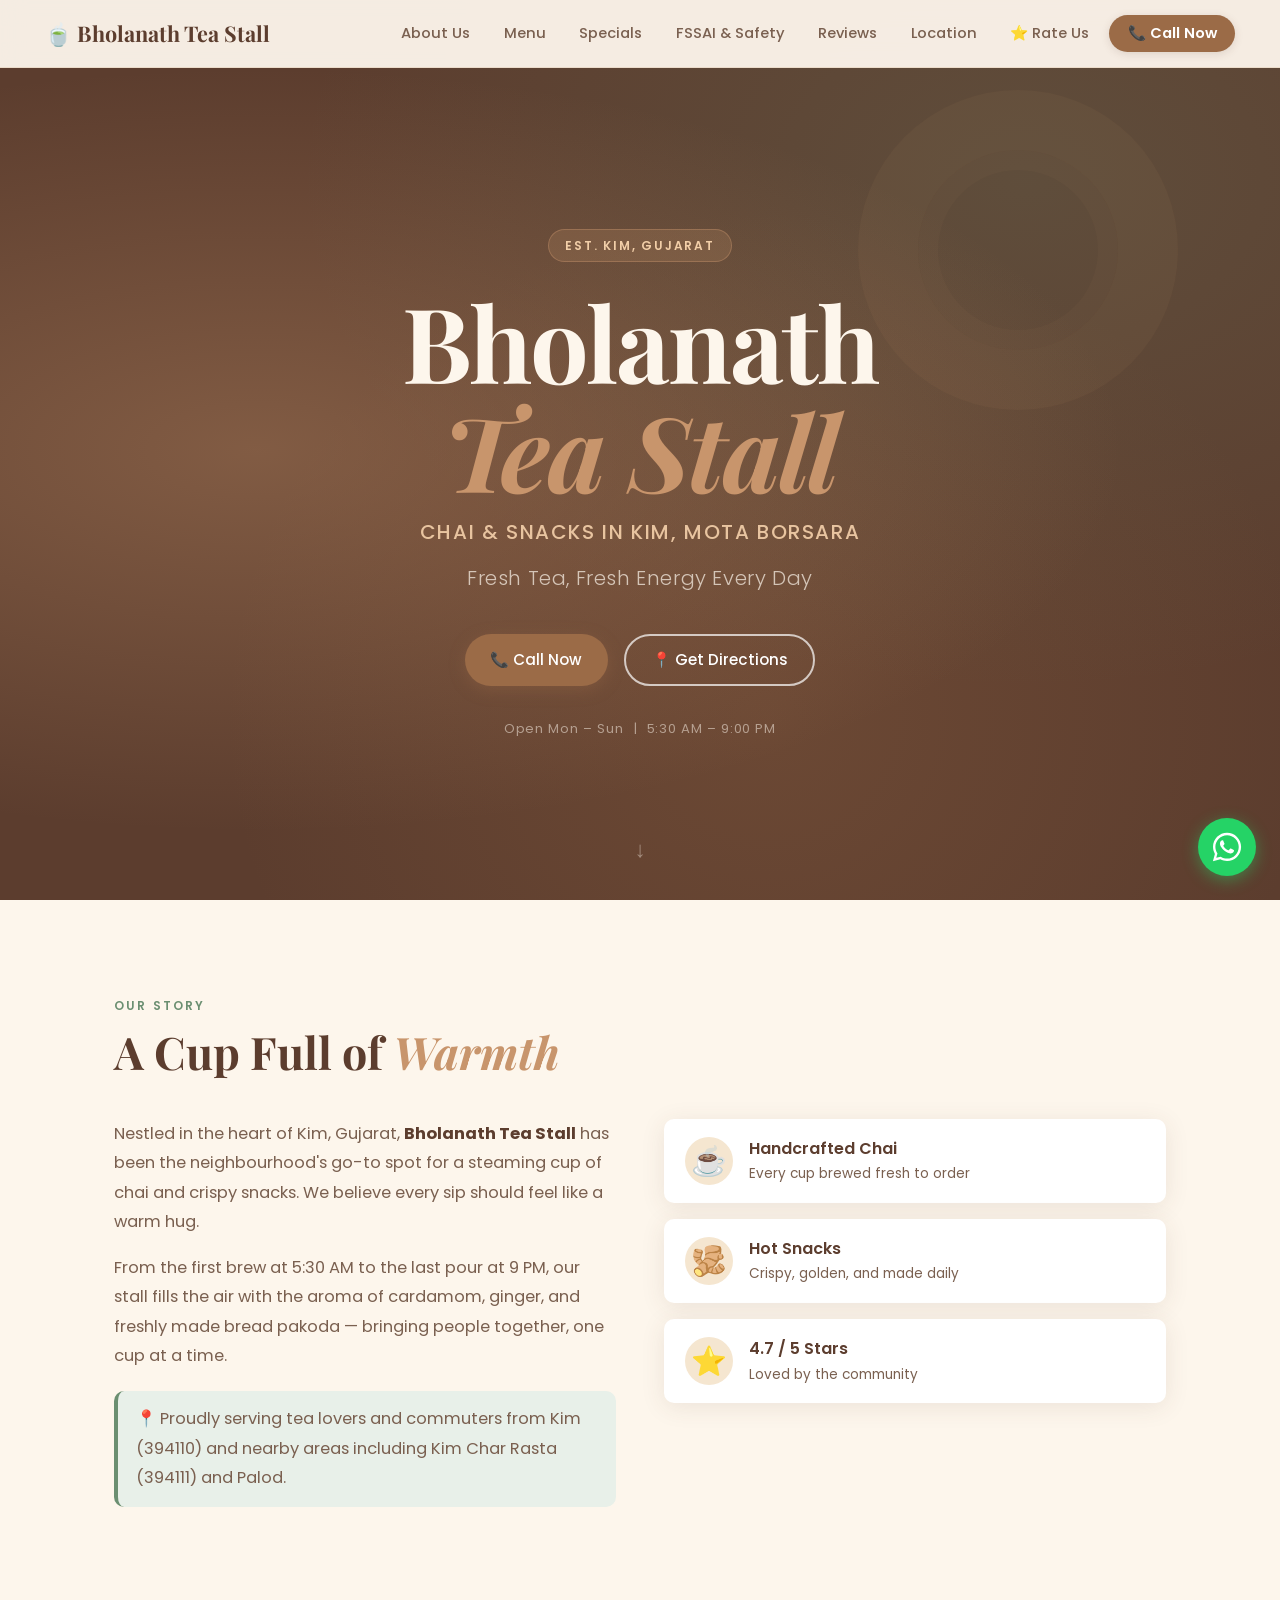
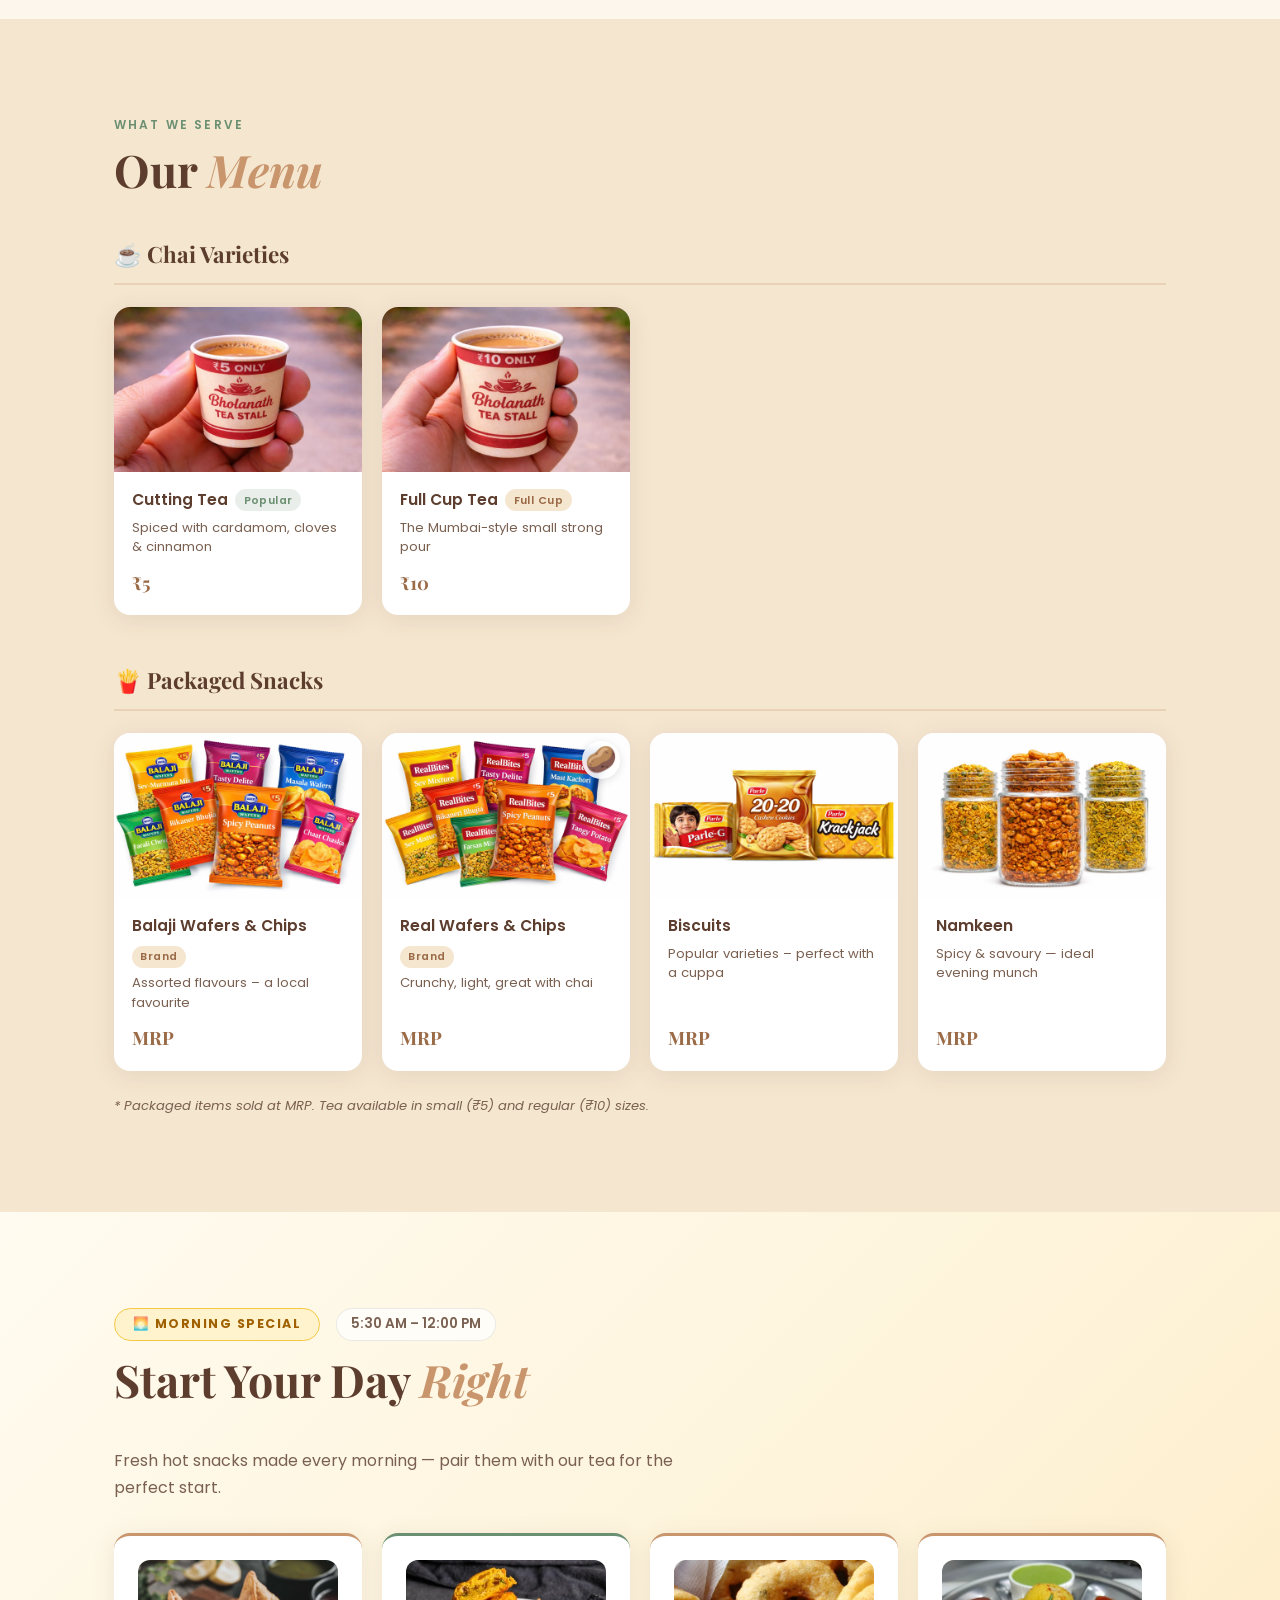
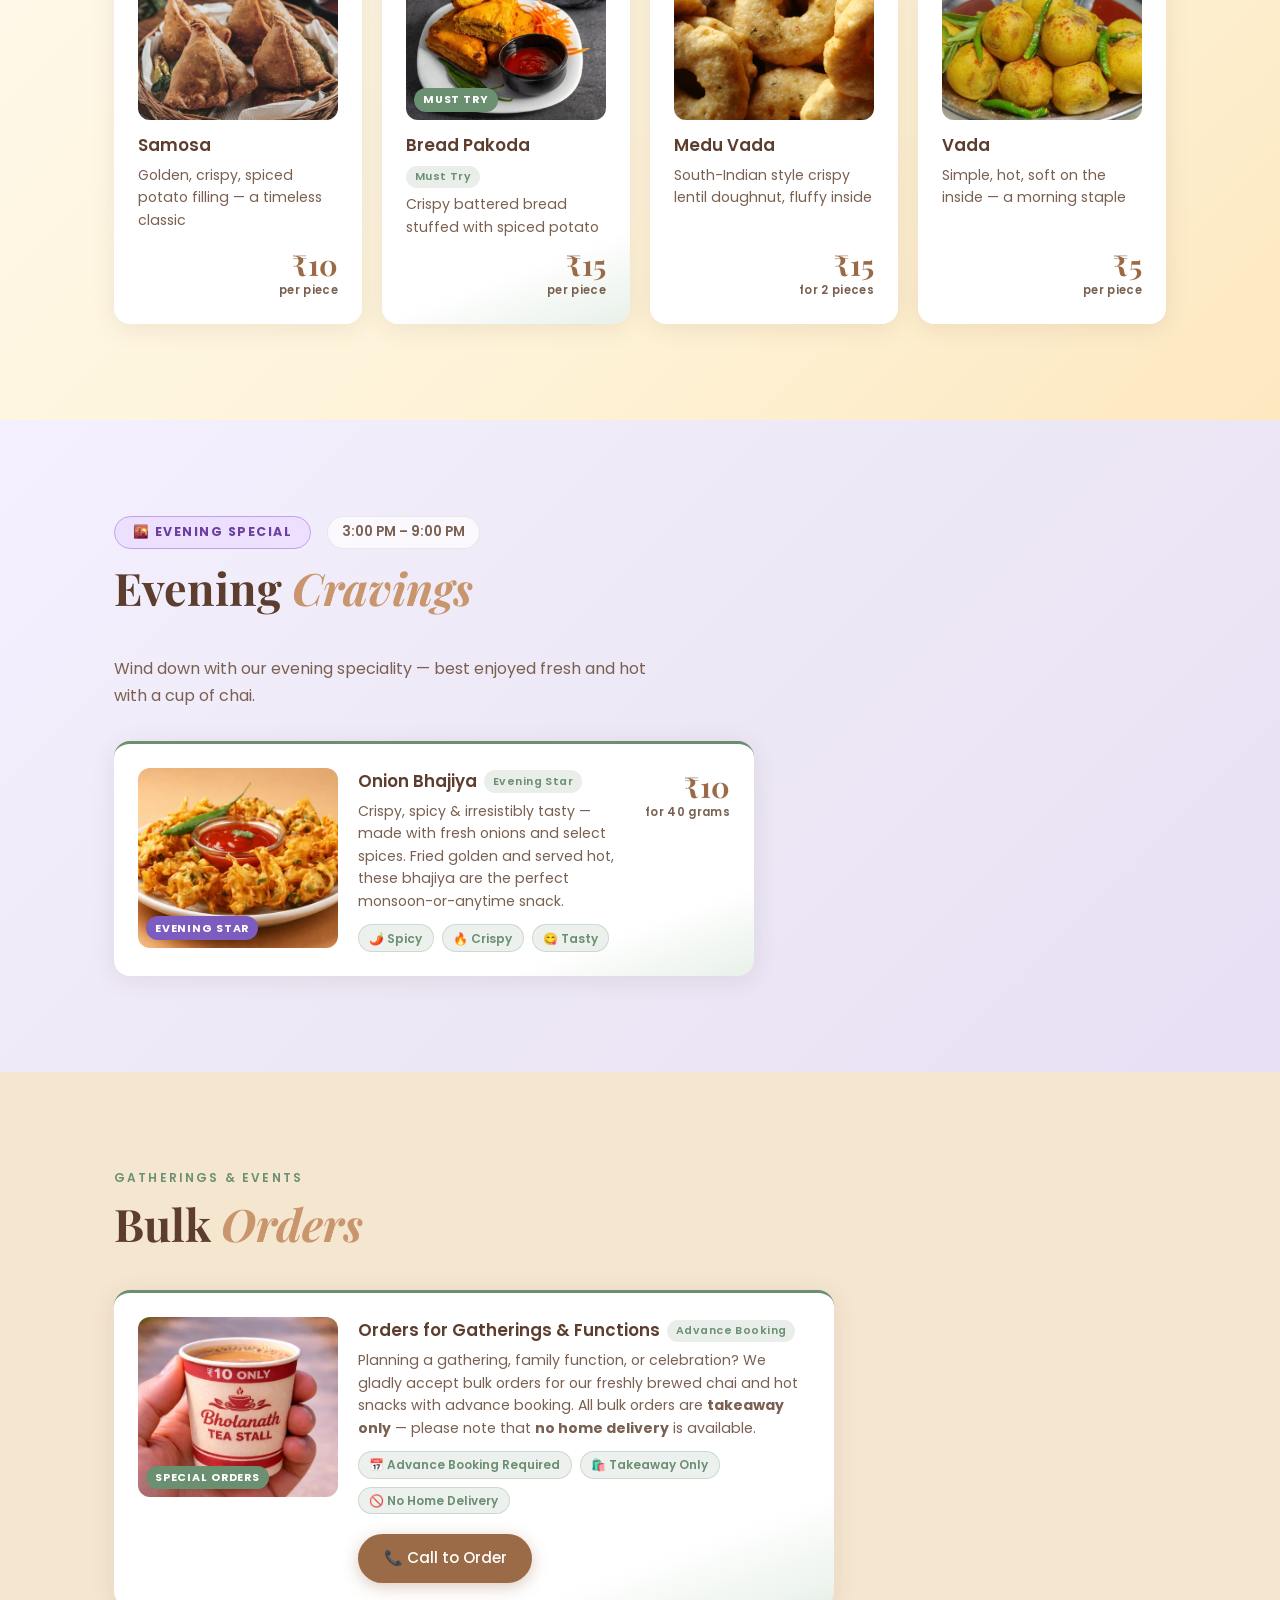
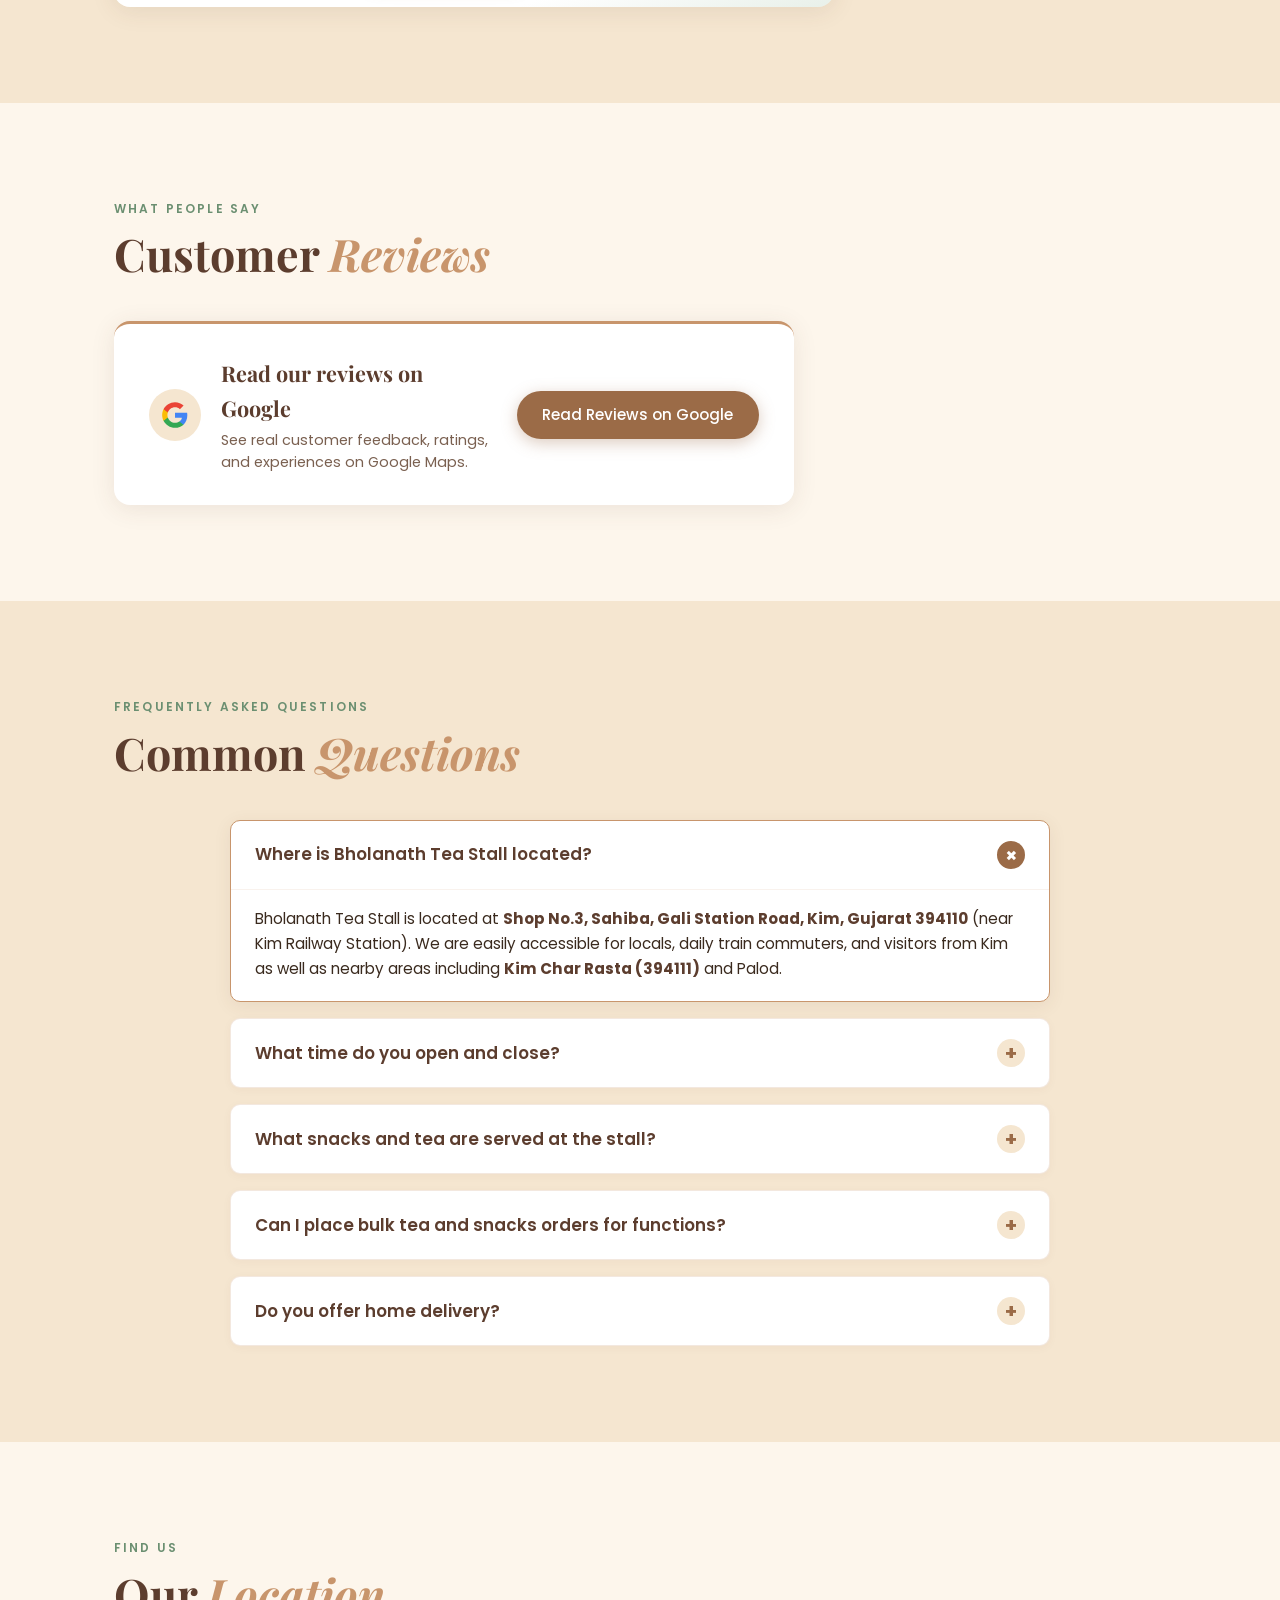
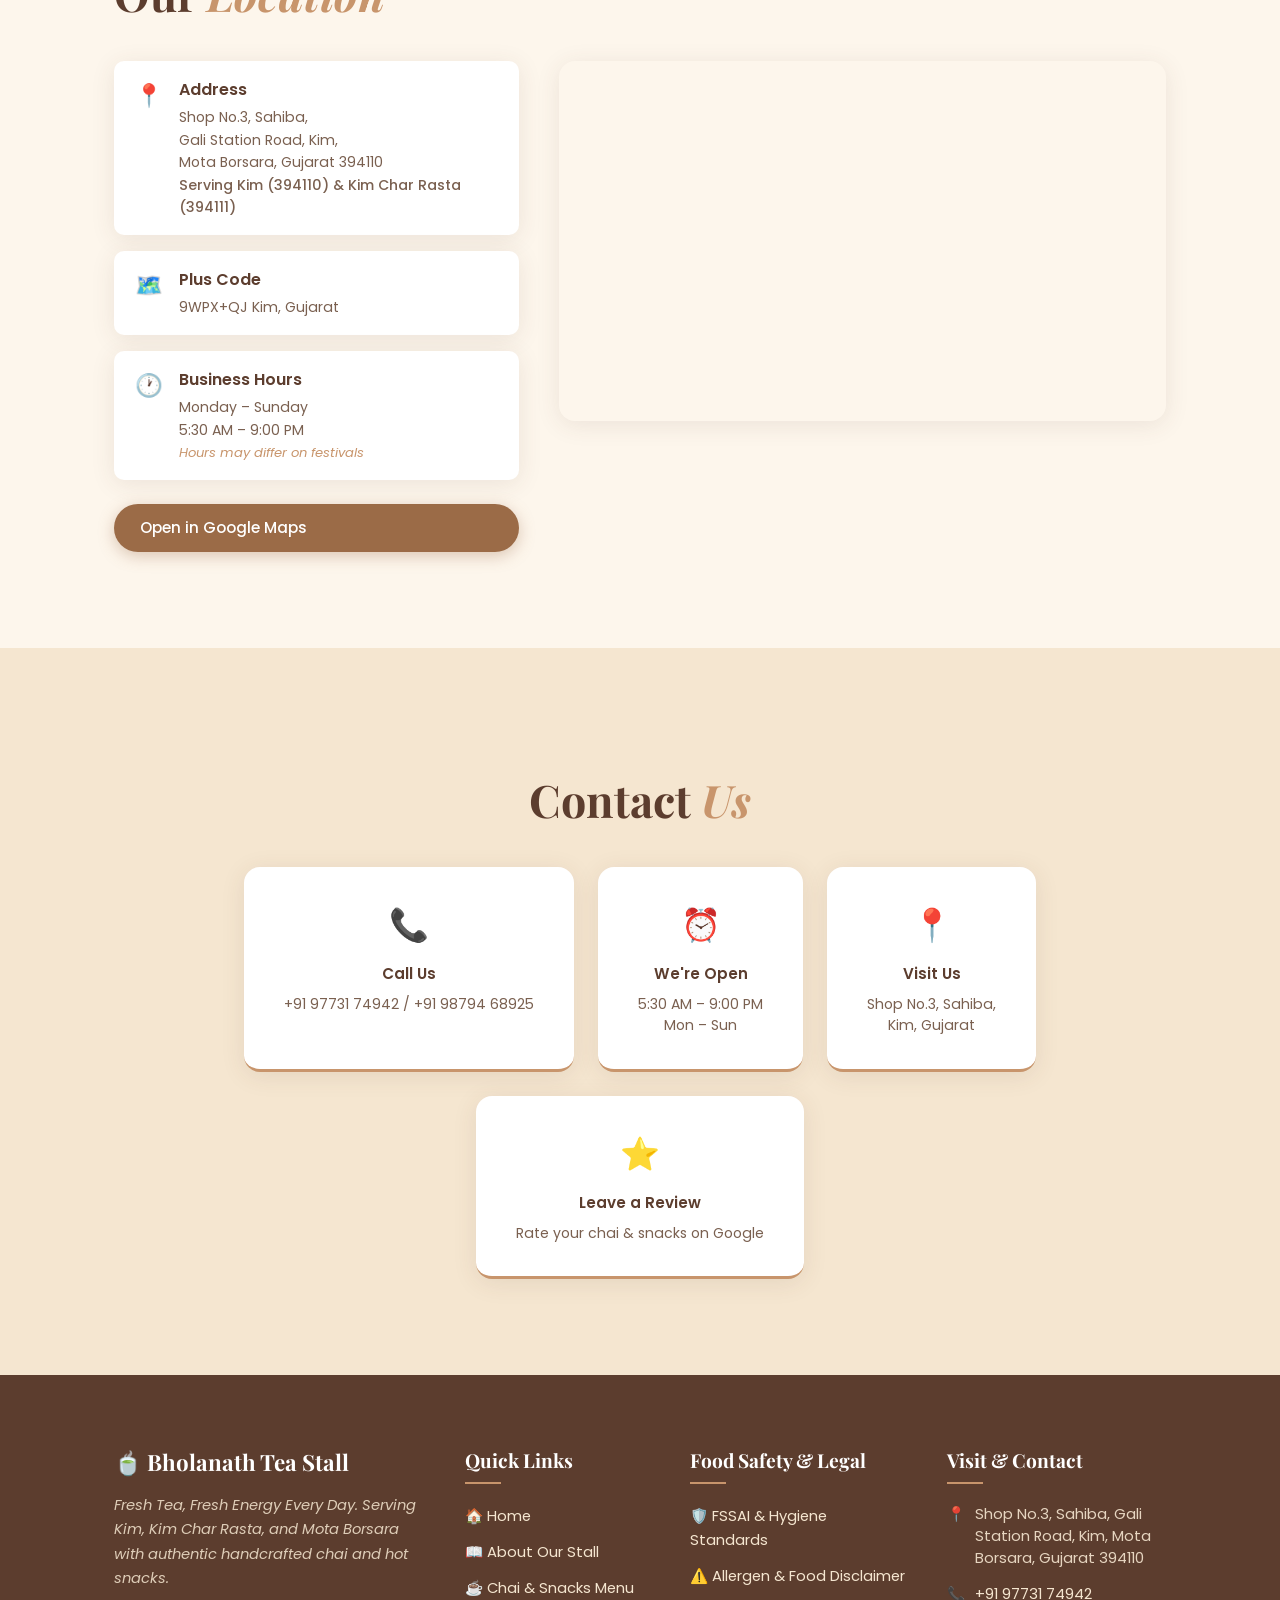
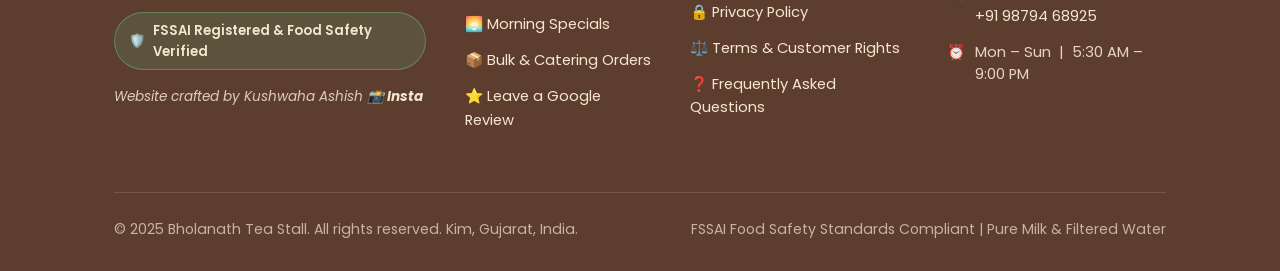
<file: index.html>
<!DOCTYPE html>
<html lang="en">
<head>
  <!-- Google tag (gtag.js) -->
  <script async src="https://www.googletagmanager.com/gtag/js?id=G-TCXVY5QBS7"></script>
  <script>
    window.dataLayer = window.dataLayer || [];
    function gtag(){dataLayer.push(arguments);}
    gtag('js', new Date());

    gtag('config', 'G-TCXVY5QBS7');
  </script>
  <meta charset="UTF-8" />
  <meta name="viewport" content="width=device-width, initial-scale=1.0" />
  <meta name="google-site-verification" content="_FpxJEV5YkubX0_YiFSsyNqJK836sq9JZiDE_LdaLJc" />
  <title>Bholanath Tea Stall – Best Chai &amp; Bread Pakoda in Kim, Gujarat 394110</title>
  <meta name="description" content="Fresh cutting chai, samosa &amp; bread pakoda at Gali Station Road, Kim (394110). Open daily 5:30 AM–9 PM. Call 09773174942." />
  <link rel="canonical" href="https://bholanathteastallshop.github.io/" />

  <!-- Open Graph / Facebook -->
  <meta property="og:type" content="website" />
  <meta property="og:url" content="https://bholanathteastallshop.github.io/" />
  <meta property="og:title" content="Bholanath Tea Stall – Best Chai &amp; Bread Pakoda in Kim, Gujarat 394110" />
  <meta property="og:description" content="Fresh cutting chai, samosa &amp; bread pakoda at Gali Station Road, Kim (394110). Open daily 5:30 AM–9 PM. Call 09773174942." />
  <meta property="og:image" content="https://bholanathteastallshop.github.io/img/bholanath-special-chai-kim.webp" />

  <!-- Twitter -->
  <meta name="twitter:card" content="summary_large_image" />
  <meta name="twitter:url" content="https://bholanathteastallshop.github.io/" />
  <meta name="twitter:title" content="Bholanath Tea Stall – Best Chai &amp; Bread Pakoda in Kim, Gujarat 394110" />
  <meta name="twitter:description" content="Fresh cutting chai, samosa &amp; bread pakoda at Gali Station Road, Kim (394110). Open daily 5:30 AM–9 PM. Call 09773174942." />
  <meta name="twitter:image" content="https://bholanathteastallshop.github.io/img/bholanath-special-chai-kim.webp" />

  <link rel="icon" type="image/png" sizes="128x128" href="img/bholanath-tea-stall-favicon.png" />
  <link rel="icon" type="image/webp" sizes="128x128" href="img/bholanath-tea-stall-favicon.webp" />
  <link rel="shortcut icon" href="favicon.ico" type="image/x-icon" />
  <link rel="stylesheet" href="style.css" />
  <link rel="preconnect" href="https://fonts.googleapis.com" />
  <link rel="preconnect" href="https://fonts.gstatic.com" crossorigin />
  <link href="https://fonts.googleapis.com/css2?family=Playfair+Display:ital,wght@0,700;1,400&family=Poppins:wght@300;400;500;600&display=swap" rel="stylesheet" />
  <script async src="https://pagead2.googlesyndication.com/pagead/js/adsbygoogle.js?client=ca-pub-2458897753508445"
     crossorigin="anonymous"></script>

  <!-- JSON-LD Structured Data -->
  <script type="application/ld+json">
  {
    "@context": "https://schema.org",
    "@type": "CafeOrCoffeeShop",
    "name": "Bholanath Tea Stall",
    "url": "https://bholanathteastallshop.github.io/",
    "telephone": "+919773174942",
    "priceRange": "₹",
    "servesCuisine": "Indian tea and snacks",
    "address": {
      "@type": "PostalAddress",
      "streetAddress": "Shop No.3, Sahiba, Gali Station Road",
      "addressLocality": "Kim",
      "addressRegion": "Gujarat",
      "postalCode": "394110",
      "addressCountry": "IN"
    },
    "geo": { "@type": "GeoCoordinates", "latitude": 21.386946, "longitude": 72.946518 },
    "openingHours": "Mo-Su 05:30-21:00",
    "hasMap": "https://maps.app.goo.gl/2E3u4r5J4k2FtSk8A"
  }
  </script>
</head>
<body>

  <!-- NAVBAR -->
  <nav class="navbar" id="navbar">
    <div class="nav-inner">
      <a href="#hero" class="logo">🍵 Bholanath Tea Stall</a>
      <button class="nav-toggle" id="navToggle" aria-label="Toggle menu">
        <span></span><span></span><span></span>
      </button>
      <ul class="nav-links" id="navLinks">
        <li><a href="about.html">About Us</a></li>
        <li><a href="#menu">Menu</a></li>
        <li><a href="#morning-special">Specials</a></li>
        <li><a href="about.html#fssai">FSSAI &amp; Safety</a></li>
        <li><a href="#reviews">Reviews</a></li>
        <li><a href="#location">Location</a></li>
        <li><a href="review.html">⭐ Rate Us</a></li>
        <li><a href="tel:+919773174942" class="nav-cta">📞 Call Now</a></li>
      </ul>
    </div>
  </nav>

  <!-- HERO -->
  <section class="hero" id="hero">
    <div class="hero-bg"></div>
    <div class="hero-content">
      <span class="hero-badge">Est. Kim, Gujarat</span>
      <h1 class="hero-title">
        Bholanath<br /><em>Tea Stall</em>
        <span class="hero-location-subheading">Chai &amp; Snacks in Kim, Mota Borsara</span>
      </h1>
      <p class="hero-tagline">Fresh Tea, Fresh Energy Every Day</p>
      <div class="hero-actions">
        <a href="tel:+919773174942" class="btn btn-primary">📞 Call Now</a>
        <a href="#location" class="btn btn-outline">📍 Get Directions</a>
      </div>
      <div class="hero-hours">Open Mon – Sun &nbsp;|&nbsp; 5:30 AM – 9:00 PM</div>
    </div>
    <div class="hero-scroll-hint">↓</div>
  </section>

  <!-- ABOUT -->
  <section class="section" id="about">
    <div class="container">
      <div class="section-label">Our Story</div>
      <h2 class="section-title">A Cup Full of <em>Warmth</em></h2>
      <div class="about-grid">
        <div class="about-text">
          <p>Nestled in the heart of Kim, Gujarat, <strong>Bholanath Tea Stall</strong> has been the neighbourhood's go-to spot for a steaming cup of chai and crispy snacks. We believe every sip should feel like a warm hug.</p>
          <p>From the first brew at 5:30 AM to the last pour at 9 PM, our stall fills the air with the aroma of cardamom, ginger, and freshly made bread pakoda — bringing people together, one cup at a time.</p>
          <p class="service-area-text">📍 Proudly serving tea lovers and commuters from Kim (394110) and nearby areas including Kim Char Rasta (394111) and Palod.</p>
        </div>
        <div class="about-highlights">
          <div class="highlight-card">
            <span class="highlight-icon">☕</span>
            <div>
              <strong>Handcrafted Chai</strong>
              <p>Every cup brewed fresh to order</p>
            </div>
          </div>
          <div class="highlight-card">
            <span class="highlight-icon">🫚</span>
            <div>
              <strong>Hot Snacks</strong>
              <p>Crispy, golden, and made daily</p>
            </div>
          </div>
          <div class="highlight-card">
            <span class="highlight-icon">⭐</span>
            <div>
              <strong>4.7 / 5 Stars</strong>
              <p>Loved by the community</p>
            </div>
          </div>
        </div>
      </div>
    </div>
  </section>

  <!-- MENU -->
  <section class="section section-tint" id="menu">
    <div class="container">
      <div class="section-label">What We Serve</div>
      <h2 class="section-title">Our <em>Menu</em></h2>

      <!-- Chai -->
      <h3 class="menu-cat-heading">☕ Chai Varieties</h3>
      <div class="img-menu-grid">

        <div class="img-menu-card">
          <div class="img-menu-photo">
            <img src="img/bholanath-cutting-chai-kim.webp"
                 alt="Cutting chai at Bholanath Tea Stall, Kim"
                 width="1200"
                 height="800"
                 loading="lazy"
                 onerror="this.parentElement.classList.add('img-fallback')" />
          </div>
          <div class="img-menu-info">
            <div class="img-menu-top">
              <span class="img-menu-name">Cutting Tea</span>
              <span class="tag popular">Popular</span>
            </div>
            <p class="img-menu-desc">Spiced with cardamom, cloves &amp; cinnamon</p>
            <div class="img-menu-price">₹5 </div>
          </div>
        </div>

        
        <div class="img-menu-card">
          <div class="img-menu-photo">
            <img src="img/bholanath-special-chai-kim.webp"
                 alt="Freshly brewed full cup tea at Bholanath Tea Stall, Kim"
                 width="1200"
                 height="800"
                 loading="lazy"
                 onerror="this.parentElement.classList.add('img-fallback')" />
          </div>
          <div class="img-menu-info">
            <div class="img-menu-top">
              <span class="img-menu-name">Full Cup Tea </span>
              <span class="tag">Full Cup</span>
            </div>
            <p class="img-menu-desc">The Mumbai-style small strong pour</p>
            <div class="img-menu-price">₹10</div>
          </div>
        </div>

      </div>

      <!-- Packaged Snacks -->
      <h3 class="menu-cat-heading" style="margin-top:3rem;">🍟 Packaged Snacks</h3>
      <div class="img-menu-grid">

        <div class="img-menu-card">
          <div class="img-menu-photo">
            <img src="img/balaji-wafers-snacks-kim.webp"
                 alt="Balaji wafers and chips packet at Bholanath Tea Stall, Kim"
                 width="1200"
                 height="800"
                 loading="lazy"
                 onerror="this.parentElement.classList.add('img-fallback')" />
          </div>
          <div class="img-menu-info">
            <div class="img-menu-top">
              <span class="img-menu-name">Balaji Wafers &amp; Chips</span>
              <span class="tag">Brand</span>
            </div>
            <p class="img-menu-desc">Assorted flavours – a local favourite</p>
            <div class="img-menu-price">MRP</div>
          </div>
        </div>

        <div class="img-menu-card">
          <div class="img-menu-photo">
            <img src="img/real-namkeen-wafers-kim.webp"
                 alt="Real wafers and chips snacks at Bholanath Tea Stall, Kim"
                 width="1200"
                 height="800"
                 loading="lazy"
                 onerror="this.parentElement.classList.add('img-fallback')" />
            <div class="img-overlay-emoji">🥔</div>
          </div>
          <div class="img-menu-info">
            <div class="img-menu-top">
              <span class="img-menu-name">Real Wafers &amp; Chips</span>
              <span class="tag">Brand</span>
            </div>
            <p class="img-menu-desc">Crunchy, light, great with chai</p>
            <div class="img-menu-price">MRP</div>
          </div>
        </div>

        <div class="img-menu-card">
          <div class="img-menu-photo">
            <img src="img/chai-biscuits-parle-kim.webp"
                 alt="Crispy biscuits to enjoy with hot chai at Bholanath Tea Stall, Kim"
                 width="1200"
                 height="800"
                 loading="lazy"
                 onerror="this.parentElement.classList.add('img-fallback')" />
          </div>
          <div class="img-menu-info">
            <div class="img-menu-top">
              <span class="img-menu-name">Biscuits</span>
            </div>
            <p class="img-menu-desc">Popular varieties – perfect with a cuppa</p>
            <div class="img-menu-price">MRP</div>
          </div>
        </div>

        <div class="img-menu-card">
          <div class="img-menu-photo">
            <img src="img/fresh-namkeen-snacks-kim.webp"
                 alt="Spicy and savoury fresh namkeen snack jar at Bholanath Tea Stall, Kim"
                 width="1200"
                 height="800"
                 loading="lazy"
                 onerror="this.parentElement.classList.add('img-fallback')" />
          </div>
          <div class="img-menu-info">
            <div class="img-menu-top">
              <span class="img-menu-name">Namkeen</span>
            </div>
            <p class="img-menu-desc">Spicy &amp; savoury — ideal evening munch</p>
            <div class="img-menu-price">MRP</div>
          </div>
        </div>

      </div>

      <p class="menu-note">* Packaged items sold at MRP. Tea available in small (₹5) and regular (₹10) sizes.</p>
    </div>
  </section>

  <!-- MORNING SPECIAL -->
  <section class="section shift-section shift-morning" id="morning-special">
    <div class="container">
      <div class="shift-header">
        <div class="shift-badge badge-morning">🌅 Morning Special</div>
        <div class="shift-time">5:30 AM – 12:00 PM</div>
      </div>
      <h2 class="section-title">Start Your Day <em>Right</em></h2>
      <p class="shift-intro">Fresh hot snacks made every morning — pair them with our tea for the perfect start.</p>
      <div class="price-grid">

        <div class="price-card">
          <div class="price-card-img">
            <img src="img/crispy-samosa-kim.webp"
                 alt="Golden crispy hot potato samosa at Bholanath Tea Stall, Kim"
                 width="1200"
                 height="799"
                 loading="lazy"
                 onerror="this.style.display='none';this.nextElementSibling.style.display='flex'" />
            <div class="price-img-fallback" style="display:none">🥟</div>
          </div>
          <div class="price-card-body">
            <h4>Samosa</h4>
            <p>Golden, crispy, spiced potato filling — a timeless classic</p>
          </div>
          <div class="price-tag">
            <span class="price-amount">₹10</span>
            <span class="price-unit">per piece</span>
          </div>
        </div>

        <div class="price-card price-card-featured">
          <div class="price-card-img">
            <img src="img/special-bread-pakoda-kim.webp"
                 alt="Freshly made crispy bread pakoda at Bholanath Tea Stall, Kim"
                 width="745"
                 height="492"
                 loading="lazy"
                 onerror="this.style.display='none';this.nextElementSibling.style.display='flex'" />
            <div class="price-img-fallback" style="display:none">🍞</div>
            <div class="price-img-badge">Must Try</div>
          </div>
          <div class="price-card-body">
            <h4>Bread Pakoda <span class="tag popular">Must Try</span></h4>
            <p>Crispy battered bread stuffed with spiced potato</p>
          </div>
          <div class="price-tag">
            <span class="price-amount">₹15</span>
            <span class="price-unit">per piece</span>
          </div>
        </div>

        <div class="price-card">
          <div class="price-card-img">
            <img src="img/south-indian-medu-vada-kim.webp"
                 alt="Crispy South-Indian style medu vada at Bholanath Tea Stall, Kim"
                 width="900"
                 height="1200"
                 loading="lazy"
                 onerror="this.style.display='none';this.nextElementSibling.style.display='flex'" />
            <div class="price-img-fallback" style="display:none">🫓</div>
          </div>
          <div class="price-card-body">
            <h4>Medu Vada</h4>
            <p>South-Indian style crispy lentil doughnut, fluffy inside</p>
          </div>
          <div class="price-tag">
            <span class="price-amount">₹15</span>
            <span class="price-unit">for 2 pieces</span>
          </div>
        </div>

        <div class="price-card">
          <div class="price-card-img">
            <img src="img/hot-batata-vada-kim.webp"
                 alt="Hot spiced batata vada breakfast snack at Bholanath Tea Stall, Kim"
                 width="1200"
                 height="705"
                 loading="lazy"
                 onerror="this.style.display='none';this.nextElementSibling.style.display='flex'" />
            <div class="price-img-fallback" style="display:none">🫔</div>
          </div>
          <div class="price-card-body">
            <h4>Vada</h4>
            <p>Simple, hot, soft on the inside — a morning staple</p>
          </div>
          <div class="price-tag">
            <span class="price-amount">₹5</span>
            <span class="price-unit">per piece</span>
          </div>
        </div>

      </div>
    </div>
  </section>

  <!-- EVENING SPECIAL -->
  <section class="section shift-section shift-evening" id="evening-special">
    <div class="container">
      <div class="shift-header">
        <div class="shift-badge badge-evening">🌇 Evening Special</div>
        <div class="shift-time">3:00 PM – 9:00 PM</div>
      </div>
      <h2 class="section-title">Evening <em>Cravings</em></h2>
      <p class="shift-intro">Wind down with our evening speciality — best enjoyed fresh and hot with a cup of chai.</p>
      <div class="price-grid price-grid-single">

        <div class="price-card price-card-featured price-card-wide">
          <div class="price-card-img price-card-img-wide">
            <img src="img/crispy-onion-bhajiya-kim.webp"
                 alt="Golden crispy onion bhajiya evening snack at Bholanath Tea Stall, Kim"
                 width="1200"
                 height="800"
                 loading="lazy"
                 onerror="this.style.display='none';this.nextElementSibling.style.display='flex'" />
            <div class="price-img-fallback" style="display:none">🧅</div>
            <div class="price-img-badge badge-eve">Evening Star</div>
          </div>
          <div class="price-card-body">
            <h4>Onion Bhajiya <span class="tag popular">Evening Star</span></h4>
            <p>Crispy, spicy &amp; irresistibly tasty — made with fresh onions and select spices. Fried golden and served hot, these bhajiya are the perfect monsoon-or-anytime snack.</p>
            <div class="bhajiya-tags">
              <span class="trait-tag">🌶️ Spicy</span>
              <span class="trait-tag">🔥 Crispy</span>
              <span class="trait-tag">😋 Tasty</span>
            </div>
          </div>
          <div class="price-tag price-tag-lg">
            <span class="price-amount">₹10</span>
            <span class="price-unit">for 40 grams</span>
          </div>
        </div>

      </div>
    </div>
  </section>

  <!-- BULK ORDERS -->
  <section class="section section-tint" id="bulk-orders">
    <div class="container">
      <div class="section-label">Gatherings &amp; Events</div>
      <h2 class="section-title">Bulk <em>Orders</em></h2>
      <div class="price-grid price-grid-single" style="max-width: 720px;">

        <div class="price-card price-card-featured price-card-wide">
          <div class="price-card-img price-card-img-wide">
            <img src="img/bholanath-special-chai-kim.webp"
                 alt="Bulk tea and catering snacks orders at Bholanath Tea Stall, Kim"
                 width="1200"
                 height="800"
                 loading="lazy"
                 onerror="this.style.display='none';this.nextElementSibling.style.display='flex'" />
            <div class="price-img-fallback" style="display:none">☕</div>
            <div class="price-img-badge">Special Orders</div>
          </div>
          <div class="price-card-body">
            <h4>Orders for Gatherings &amp; Functions <span class="tag popular">Advance Booking</span></h4>
            <p>Planning a gathering, family function, or celebration? We gladly accept bulk orders for our freshly brewed chai and hot snacks with advance booking. All bulk orders are <strong>takeaway only</strong> — please note that <strong>no home delivery</strong> is available.</p>
            <div class="bhajiya-tags">
              <span class="trait-tag">📅 Advance Booking Required</span>
              <span class="trait-tag">🛍️ Takeaway Only</span>
              <span class="trait-tag">🚫 No Home Delivery</span>
            </div>
            <div style="margin-top: 1.25rem;">
              <a href="tel:+919773174942" class="btn btn-primary">📞 Call to Order</a>
            </div>
          </div>
        </div>

      </div>
    </div>
  </section>

  <!-- REVIEWS -->
  <section class="section" id="reviews">
    <div class="container">
      <div class="section-label">What People Say</div>
      <h2 class="section-title">Customer <em>Reviews</em></h2>
      <div class="google-review-card review-card">
        <div class="google-review-content">
          <div class="google-review-icon">
            <svg width="28" height="28" viewBox="0 0 24 24" fill="none" xmlns="http://www.w3.org/2000/svg">
              <path d="M22.56 12.25c0-.78-.07-1.53-.2-2.25H12v4.26h5.92c-.26 1.37-1.04 2.53-2.21 3.31v2.77h3.57c2.08-1.92 3.28-4.74 3.28-8.09z" fill="#4285F4"/>
              <path d="M12 23c2.97 0 5.46-.98 7.28-2.66l-3.57-2.77c-.98.66-2.23 1.06-3.71 1.06-2.86 0-5.29-1.93-6.16-4.53H2.18v2.84C3.99 20.53 7.7 23 12 23z" fill="#34A853"/>
              <path d="M5.84 14.09c-.22-.66-.35-1.36-.35-2.09s.13-1.43.35-2.09V7.06H2.18C1.43 8.55 1 10.22 1 12s.43 3.45 1.18 4.94l2.85-2.22.81-.63z" fill="#FBBC05"/>
              <path d="M12 5.38c1.62 0 3.06.56 4.21 1.64l3.15-3.15C17.45 2.09 14.97 1 12 1 7.7 1 3.99 3.47 2.18 7.06l3.66 2.84c.87-2.6 3.3-4.52 6.16-4.52z" fill="#EA4335"/>
            </svg>
          </div>
          <div class="google-review-info">
            <h3 class="google-review-title">Read our reviews on Google</h3>
            <p class="google-review-desc">See real customer feedback, ratings, and experiences on Google Maps.</p>
          </div>
        </div>
        <a href="https://maps.app.goo.gl/2E3u4r5J4k2FtSk8A" target="_blank" rel="noopener noreferrer" class="btn btn-primary">Read Reviews on Google</a>
      </div>
    </div>
  </section>

  <!-- FAQ -->
  <section class="section section-tint" id="faq">
    <div class="container">
      <div class="section-label">Frequently Asked Questions</div>
      <h2 class="section-title">Common <em>Questions</em></h2>
      <div class="faq-list">
        <details class="faq-item" open>
          <summary class="faq-question">
            <span>Where is Bholanath Tea Stall located?</span>
            <span class="faq-icon">+</span>
          </summary>
          <div class="faq-answer">
            <p>Bholanath Tea Stall is located at <strong>Shop No.3, Sahiba, Gali Station Road, Kim, Gujarat 394110</strong> (near Kim Railway Station). We are easily accessible for locals, daily train commuters, and visitors from Kim as well as nearby areas including <strong>Kim Char Rasta (394111)</strong> and Palod.</p>
          </div>
        </details>

        <details class="faq-item">
          <summary class="faq-question">
            <span>What time do you open and close?</span>
            <span class="faq-icon">+</span>
          </summary>
          <div class="faq-answer">
            <p>We are open daily from <strong>Monday to Sunday, 5:30 AM to 9:00 PM</strong>. Fresh breakfast snacks (samosas, bread pakoda, medu vada, vada) are served fresh starting from 5:30 AM to 12:00 PM, and hot crispy onion bhajiya is prepared fresh every evening from 3:00 PM to 9:00 PM.</p>
          </div>
        </details>

        <details class="faq-item">
          <summary class="faq-question">
            <span>What snacks and tea are served at the stall?</span>
            <span class="faq-icon">+</span>
          </summary>
          <div class="faq-answer">
            <p>We serve freshly brewed cutting chai (₹5) and full cup tea (₹10), hot potato samosas (₹10), signature bread pakoda (₹15), medu vada (₹15 for 2), batata vada (₹5), and freshly fried onion bhajiya (₹10 for 40g). We also offer Balaji wafers, Real chips, Parle biscuits, and assorted namkeen at MRP.</p>
          </div>
        </details>

        <details class="faq-item">
          <summary class="faq-question">
            <span>Can I place bulk tea and snacks orders for functions?</span>
            <span class="faq-icon">+</span>
          </summary>
          <div class="faq-answer">
            <p>Yes, we accept bulk orders for family functions, office gatherings, and celebrations with advance notice. All orders are <strong>takeaway only</strong> (we do not offer home delivery). Please call us directly at <a href="tel:+919773174942"><strong>+91 97731 74942</strong></a> to place your order.</p>
          </div>
        </details>

        <details class="faq-item">
          <summary class="faq-question">
            <span>Do you offer home delivery?</span>
            <span class="faq-icon">+</span>
          </summary>
          <div class="faq-answer">
            <p>No, we do not offer home delivery. All items are available for dine-at-stall or parcel/takeaway only at our stall on Gali Station Road, Kim.</p>
          </div>
        </details>
      </div>
    </div>
  </section>

  <!-- LOCATION -->
  <section class="section" id="location">
    <div class="container">
      <div class="section-label">Find Us</div>
      <h2 class="section-title">Our <em>Location</em></h2>
      <div class="location-grid">
        <div class="location-info">
          <div class="info-card">
            <div class="info-icon">📍</div>
            <div>
              <strong>Address</strong>
              <p>Shop No.3, Sahiba,<br />Gali Station Road, Kim,<br />Mota Borsara, Gujarat 394110</p>
              <p class="area-coverage">Serving Kim (394110) &amp; Kim Char Rasta (394111)</p>
            </div>
          </div>
          <div class="info-card">
            <div class="info-icon">🗺️</div>
            <div>
              <strong>Plus Code</strong>
              <p>9WPX+QJ Kim, Gujarat</p>
            </div>
          </div>
          <div class="info-card">
            <div class="info-icon">🕐</div>
            <div>
              <strong>Business Hours</strong>
              <p>Monday – Sunday<br />5:30 AM – 9:00 PM<br /><em>Hours may differ on festivals</em></p>
            </div>
          </div>
          <a href="https://maps.app.goo.gl/2E3u4r5J4k2FtSk8A" target="_blank" rel="noopener" class="btn btn-primary" style="margin-top:0.5rem;">Open in Google Maps</a>
        </div>
        <div class="map-wrapper">
          <iframe
            src="https://www.google.com/maps/embed?pb=!1m18!1m12!1m3!1d3715.075133729573!2d72.94651777513943!3d21.38694608035354!2m3!1f0!2f0!3f0!3m2!1i1024!2i768!4f13.1!3m3!1m2!1s0x3be0396be11559d5%3A0xae5613cd43b446c1!2sBholanath%20Tea%20Stall!5e0!3m2!1sen!2sin!4v1772284338617!5m2!1sen!2sin"
            width="100%"
            height="360"
            style="border:0;"
            allowfullscreen=""
            loading="lazy"
            referrerpolicy="no-referrer-when-downgrade"
            title="Bholanath Tea Stall Location">
          </iframe>
        </div>
      </div>
    </div>
  </section>

  <!-- CONTACT -->
  <section class="section section-tint" id="contact">
    <div class="container contact-container">
      <div class="section-label">Get In Touch</div>
      <h2 class="section-title">Contact <em>Us</em></h2>
      <div class="contact-cards">
        <a href="tel:+919773174942" class="contact-card">
          <div class="contact-icon">📞</div>
          <strong>Call Us</strong>
          <span>+91 97731 74942 / +91 98794 68925</span>
        </a>
        <div class="contact-card">
          <div class="contact-icon">⏰</div>
          <strong>We're Open</strong>
          <span>5:30 AM – 9:00 PM<br />Mon – Sun</span>
        </div>
        <div class="contact-card">
          <div class="contact-icon">📍</div>
          <strong>Visit Us</strong>
          <span>Shop No.3, Sahiba,<br />Kim, Gujarat</span>
        </div>
        <a href="review.html" class="contact-card">
          <div class="contact-icon">⭐</div>
          <strong>Leave a Review</strong>
          <span>Rate your chai &amp; snacks on Google</span>
        </a>
      </div>
    </div>
  </section>

  <!-- FOOTER -->
  <footer class="footer">
    <div class="container">
      <div class="footer-grid">
        <div class="footer-col footer-brand">
          <span class="logo">🍵 Bholanath Tea Stall</span>
          <p>Fresh Tea, Fresh Energy Every Day. Serving Kim, Kim Char Rasta, and Mota Borsara with authentic handcrafted chai and hot snacks.</p>
          <a href="about.html#fssai" class="footer-fssai-pill">
            🛡️ <span>FSSAI Registered &amp; Food Safety Verified</span>
          </a>
          <p style="margin-top: 1rem; font-size: 0.85rem;">Website crafted by Kushwaha Ashish <a href="https://www.instagram.com/akdroid.com_/" target="_blank" rel="noopener noreferrer"><b>📸 Insta</b></a></p>
        </div>

        <div class="footer-col">
          <h4>Quick Links</h4>
          <ul class="footer-links">
            <li><a href="index.html#hero">🏠 Home</a></li>
            <li><a href="about.html">📖 About Our Stall</a></li>
            <li><a href="index.html#menu">☕ Chai &amp; Snacks Menu</a></li>
            <li><a href="index.html#morning-special">🌅 Morning Specials</a></li>
            <li><a href="index.html#bulk-orders">📦 Bulk &amp; Catering Orders</a></li>
            <li><a href="review.html">⭐ Leave a Google Review</a></li>
          </ul>
        </div>

        <div class="footer-col">
          <h4>Food Safety &amp; Legal</h4>
          <ul class="footer-links">
            <li><a href="about.html#fssai">🛡️ FSSAI &amp; Hygiene Standards</a></li>
            <li><a href="disclaimer.html">⚠️ Allergen &amp; Food Disclaimer</a></li>
            <li><a href="privacy-policy.html">🔒 Privacy Policy</a></li>
            <li><a href="terms.html">⚖️ Terms &amp; Customer Rights</a></li>
            <li><a href="index.html#faq">❓ Frequently Asked Questions</a></li>
          </ul>
        </div>

        <div class="footer-col">
          <h4>Visit &amp; Contact</h4>
          <div class="footer-contact-item">
            <span>📍</span>
            <span>Shop No.3, Sahiba, Gali Station Road, Kim, Mota Borsara, Gujarat 394110</span>
          </div>
          <div class="footer-contact-item">
            <span>📞</span>
            <span><a href="tel:+919773174942">+91 97731 74942</a><br><a href="tel:+919879468925">+91 98794 68925</a></span>
          </div>
          <div class="footer-contact-item">
            <span>⏰</span>
            <span>Mon – Sun &nbsp;|&nbsp; 5:30 AM – 9:00 PM</span>
          </div>
        </div>
      </div>

      <div class="footer-bottom">
        <div>© 2025 Bholanath Tea Stall. All rights reserved. Kim, Gujarat, India.</div>
        <div>FSSAI Food Safety Standards Compliant | Pure Milk &amp; Filtered Water</div>
      </div>
    </div>
  </footer>

  <!-- Floating WhatsApp Button -->
  <a href="https://wa.me/919773174942?text=Hi%2C%20I%27d%20like%20to%20know%20more%20about%20Bholanath%20Tea%20Stall."
     class="whatsapp-float"
     target="_blank"
     rel="noopener noreferrer"
     aria-label="Chat with Bholanath Tea Stall on WhatsApp">
    <svg width="34" height="34" viewBox="0 0 24 24" fill="white">
      <path d="M12.04 2C6.58 2 2.13 6.45 2.13 11.91C2.13 13.66 2.59 15.36 3.45 16.86L2.05 22L7.3 20.62C8.75 21.41 10.38 21.83 12.04 21.83C17.5 21.83 21.95 17.38 21.95 11.92C21.95 9.27 20.92 6.78 19.05 4.91C17.18 3.03 14.69 2 12.04 2ZM12.04 3.67C14.25 3.67 16.31 4.53 17.87 6.09C19.42 7.65 20.28 9.72 20.28 11.92C20.28 16.46 16.58 20.15 12.04 20.15C10.56 20.15 9.11 19.76 7.85 19.01L7.55 18.83L4.43 19.65L5.26 16.61L5.06 16.29C4.24 14.99 3.81 13.47 3.81 11.91C3.81 7.37 7.5 3.67 12.04 3.67ZM8.53 7.33C8.37 7.33 8.1 7.39 7.87 7.64C7.65 7.89 7.02 8.48 7.02 9.68C7.02 10.88 7.9 12.04 8.02 12.2C8.15 12.37 9.71 14.88 12.18 15.86C14.24 16.67 14.65 16.51 15.1 16.47C15.54 16.43 16.54 15.88 16.74 15.31C16.95 14.74 16.95 14.25 16.89 14.15C16.82 14.05 16.66 13.99 16.41 13.86C16.16 13.74 14.94 13.14 14.71 13.06C14.49 12.97 14.32 12.93 14.15 13.18C13.99 13.43 13.51 13.99 13.37 14.15C13.23 14.32 13.08 14.34 12.83 14.21C12.59 14.09 11.79 13.82 10.84 12.98C10.11 12.32 9.61 11.51 9.47 11.26C9.33 11.02 9.45 10.88 9.58 10.76C9.69 10.65 9.83 10.47 9.95 10.33C10.08 10.18 10.12 10.08 10.2 9.92C10.28 9.75 10.24 9.61 10.18 9.49C10.12 9.36 9.64 8.2 9.45 7.73C9.25 7.27 9.06 7.33 8.92 7.32C8.78 7.32 8.62 7.33 8.53 7.33Z"/>
    </svg>
  </a>

  <script src="script.js"></script>
</body>
</html>
</file>
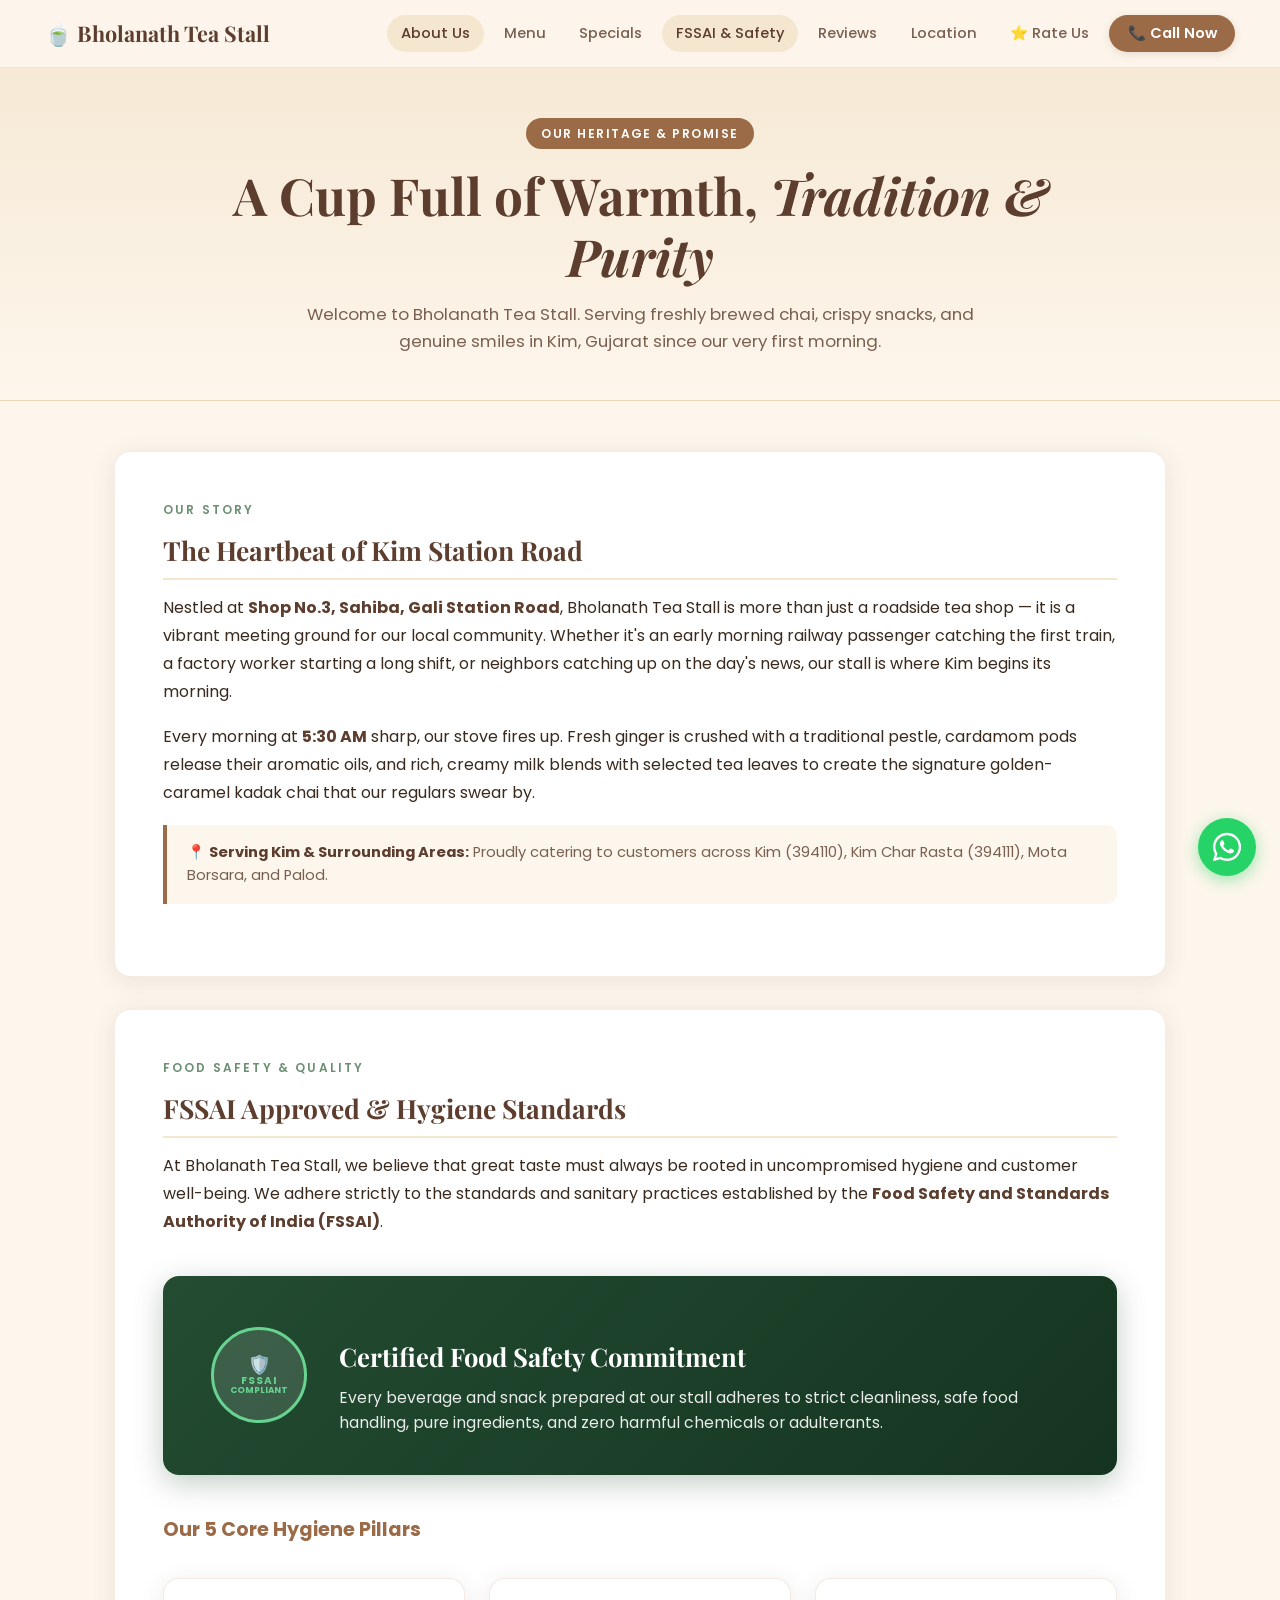
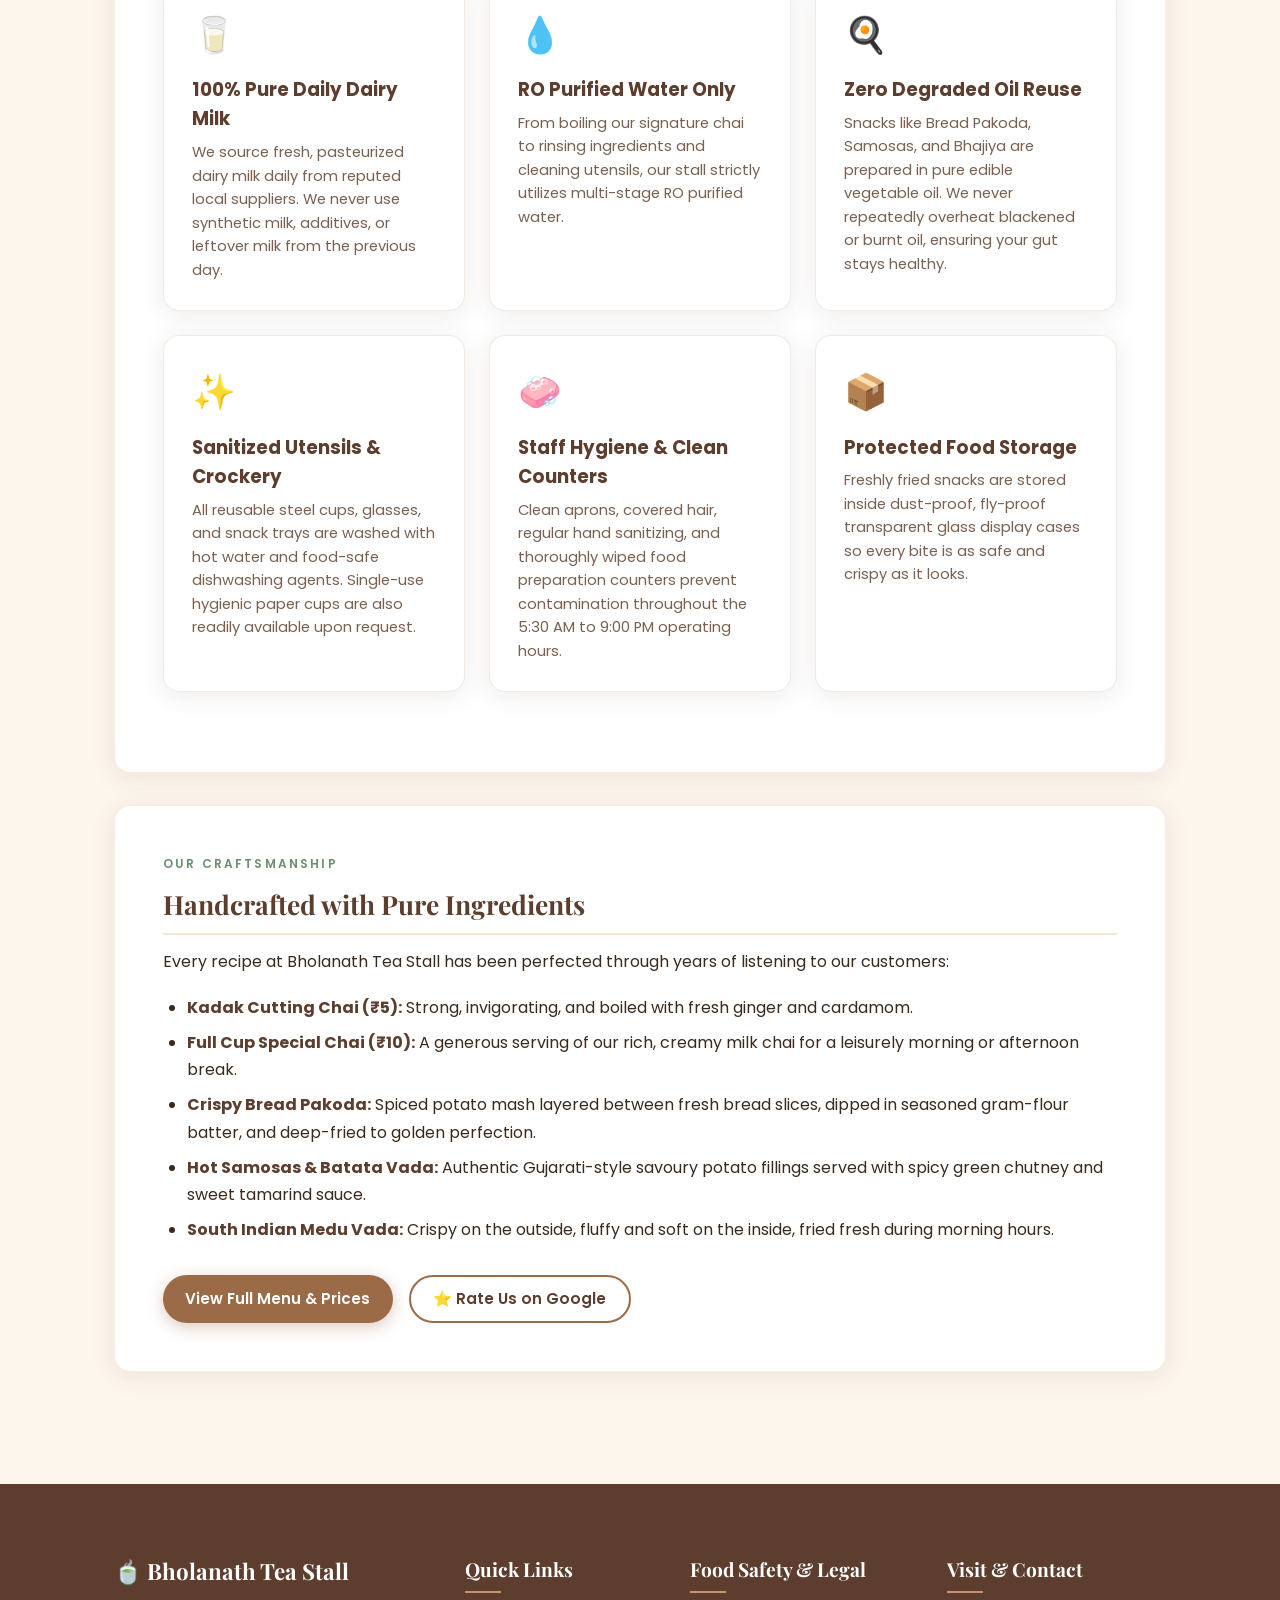
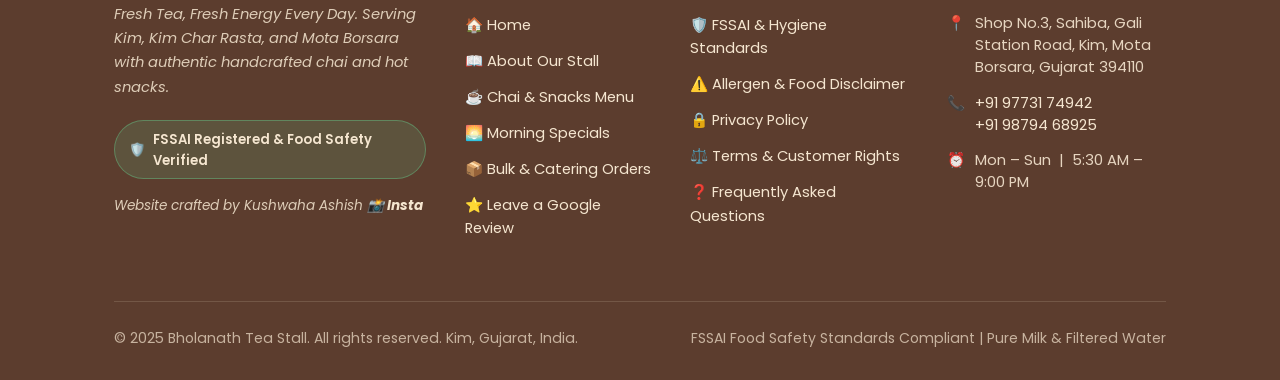
<file: about.html>
<!DOCTYPE html>
<html lang="en">
<head>
  <!-- Google tag (gtag.js) -->
  <script async src="https://www.googletagmanager.com/gtag/js?id=G-TCXVY5QBS7"></script>
  <script>
    window.dataLayer = window.dataLayer || [];
    function gtag(){dataLayer.push(arguments);}
    gtag('js', new Date());

    gtag('config', 'G-TCXVY5QBS7');
  </script>
  <meta charset="UTF-8" />
  <meta name="viewport" content="width=device-width, initial-scale=1.0" />
  <meta name="google-site-verification" content="_FpxJEV5YkubX0_YiFSsyNqJK836sq9JZiDE_LdaLJc" />
  <title>About Us &amp; FSSAI Food Safety – Bholanath Tea Stall, Kim</title>
  <meta name="description" content="Learn about Bholanath Tea Stall in Kim, Gujarat. Discover our story, handcrafted chai, fresh snacks, and our strict FSSAI approved food safety & hygiene standards." />
  <link rel="canonical" href="https://bholanathteastallshop.github.io/about.html" />

  <!-- Open Graph / Facebook -->
  <meta property="og:type" content="website" />
  <meta property="og:url" content="https://bholanathteastallshop.github.io/about.html" />
  <meta property="og:title" content="About Us &amp; FSSAI Food Safety – Bholanath Tea Stall, Kim" />
  <meta property="og:description" content="Discover our story, handcrafted kadak chai, fresh snacks, and our strict FSSAI approved hygiene standards in Kim, Gujarat." />
  <meta property="og:image" content="https://bholanathteastallshop.github.io/img/bholanath-special-chai-kim.webp" />

  <!-- Twitter -->
  <meta name="twitter:card" content="summary_large_image" />
  <meta name="twitter:url" content="https://bholanathteastallshop.github.io/about.html" />
  <meta name="twitter:title" content="About Us &amp; FSSAI Food Safety – Bholanath Tea Stall, Kim" />
  <meta name="twitter:description" content="Discover our story, handcrafted kadak chai, fresh snacks, and our strict FSSAI approved hygiene standards in Kim, Gujarat." />
  <meta name="twitter:image" content="https://bholanathteastallshop.github.io/img/bholanath-special-chai-kim.webp" />

  <link rel="icon" type="image/png" sizes="128x128" href="img/bholanath-tea-stall-favicon.png" />
  <link rel="icon" type="image/webp" sizes="128x128" href="img/bholanath-tea-stall-favicon.webp" />
  <link rel="shortcut icon" href="favicon.ico" type="image/x-icon" />
  <link rel="stylesheet" href="style.css" />
  <link rel="preconnect" href="https://fonts.googleapis.com" />
  <link rel="preconnect" href="https://fonts.gstatic.com" crossorigin />
  <link href="https://fonts.googleapis.com/css2?family=Playfair+Display:ital,wght@0,700;1,400&family=Poppins:wght@300;400;500;600&display=swap" rel="stylesheet" />
  <script async src="https://pagead2.googlesyndication.com/pagead/js/adsbygoogle.js?client=ca-pub-2458897753508445" crossorigin="anonymous"></script>

  <!-- JSON-LD Structured Data -->
  <script type="application/ld+json">
  {
    "@context": "https://schema.org",
    "@type": "AboutPage",
    "name": "About Bholanath Tea Stall",
    "description": "Our heritage, story, and FSSAI food safety standards at Kim, Gujarat.",
    "publisher": {
      "@type": "CafeOrCoffeeShop",
      "name": "Bholanath Tea Stall",
      "telephone": "+919773174942",
      "address": {
        "@type": "PostalAddress",
        "streetAddress": "Shop No.3, Sahiba, Gali Station Road",
        "addressLocality": "Kim",
        "addressRegion": "Gujarat",
        "postalCode": "394110",
        "addressCountry": "IN"
      }
    }
  }
  </script>
</head>
<body>

  <!-- NAVBAR -->
  <nav class="navbar" id="navbar">
    <div class="nav-inner">
      <a href="index.html#hero" class="logo">🍵 Bholanath Tea Stall</a>
      <button class="nav-toggle" id="navToggle" aria-label="Toggle menu">
        <span></span><span></span><span></span>
      </button>
      <ul class="nav-links" id="navLinks">
        <li><a href="about.html" class="active">About Us</a></li>
        <li><a href="index.html#menu">Menu</a></li>
        <li><a href="index.html#morning-special">Specials</a></li>
        <li><a href="#fssai">FSSAI &amp; Safety</a></li>
        <li><a href="index.html#reviews">Reviews</a></li>
        <li><a href="index.html#location">Location</a></li>
        <li><a href="review.html">⭐ Rate Us</a></li>
        <li><a href="tel:+919773174942" class="nav-cta">📞 Call Now</a></li>
      </ul>
    </div>
  </nav>

  <!-- PAGE HERO -->
  <header class="page-hero">
    <div class="container">
      <span class="page-badge">Our Heritage &amp; Promise</span>
      <h1 class="page-hero-title">A Cup Full of Warmth, <em>Tradition &amp; Purity</em></h1>
      <p class="page-hero-sub">Welcome to Bholanath Tea Stall. Serving freshly brewed chai, crispy snacks, and genuine smiles in Kim, Gujarat since our very first morning.</p>
    </div>
  </header>

  <!-- CONTENT -->
  <main class="content-wrapper">
    <div class="container">

      <!-- SECTION 1: STORY -->
      <article class="content-card">
        <div class="section-label">Our Story</div>
        <h2>The Heartbeat of Kim Station Road</h2>
        <p>Nestled at <strong>Shop No.3, Sahiba, Gali Station Road</strong>, Bholanath Tea Stall is more than just a roadside tea shop — it is a vibrant meeting ground for our local community. Whether it's an early morning railway passenger catching the first train, a factory worker starting a long shift, or neighbors catching up on the day's news, our stall is where Kim begins its morning.</p>
        <p>Every morning at <strong>5:30 AM</strong> sharp, our stove fires up. Fresh ginger is crushed with a traditional pestle, cardamom pods release their aromatic oils, and rich, creamy milk blends with selected tea leaves to create the signature golden-caramel kadak chai that our regulars swear by.</p>
        <div class="meta-info-box">
          📍 <strong>Serving Kim &amp; Surrounding Areas:</strong> Proudly catering to customers across Kim (394110), Kim Char Rasta (394111), Mota Borsara, and Palod.
        </div>
      </article>

      <!-- SECTION 2: FSSAI APPROVED & FOOD HYGIENE -->
      <section class="content-card" id="fssai">
        <div class="section-label">Food Safety &amp; Quality</div>
        <h2>FSSAI Approved &amp; Hygiene Standards</h2>
        <p>At Bholanath Tea Stall, we believe that great taste must always be rooted in uncompromised hygiene and customer well-being. We adhere strictly to the standards and sanitary practices established by the <strong>Food Safety and Standards Authority of India (FSSAI)</strong>.</p>

        <div class="fssai-banner">
          <div class="fssai-badge-circle">
            🛡️
            <span>FSSAI</span>
            <small style="font-size:0.55rem; color:#68d391;">COMPLIANT</small>
          </div>
          <div class="fssai-banner-content">
            <h3>Certified Food Safety Commitment</h3>
            <p>Every beverage and snack prepared at our stall adheres to strict cleanliness, safe food handling, pure ingredients, and zero harmful chemicals or adulterants.</p>
          </div>
        </div>

        <h3>Our 5 Core Hygiene Pillars</h3>
        <div class="hygiene-grid">
          <div class="hygiene-card">
            <span class="hygiene-icon">🥛</span>
            <h4>100% Pure Daily Dairy Milk</h4>
            <p>We source fresh, pasteurized dairy milk daily from reputed local suppliers. We never use synthetic milk, additives, or leftover milk from the previous day.</p>
          </div>

          <div class="hygiene-card">
            <span class="hygiene-icon">💧</span>
            <h4>RO Purified Water Only</h4>
            <p>From boiling our signature chai to rinsing ingredients and cleaning utensils, our stall strictly utilizes multi-stage RO purified water.</p>
          </div>

          <div class="hygiene-card">
            <span class="hygiene-icon">🍳</span>
            <h4>Zero Degraded Oil Reuse</h4>
            <p>Snacks like Bread Pakoda, Samosas, and Bhajiya are prepared in pure edible vegetable oil. We never repeatedly overheat blackened or burnt oil, ensuring your gut stays healthy.</p>
          </div>

          <div class="hygiene-card">
            <span class="hygiene-icon">✨</span>
            <h4>Sanitized Utensils &amp; Crockery</h4>
            <p>All reusable steel cups, glasses, and snack trays are washed with hot water and food-safe dishwashing agents. Single-use hygienic paper cups are also readily available upon request.</p>
          </div>

          <div class="hygiene-card">
            <span class="hygiene-icon">🧼</span>
            <h4>Staff Hygiene &amp; Clean Counters</h4>
            <p>Clean aprons, covered hair, regular hand sanitizing, and thoroughly wiped food preparation counters prevent contamination throughout the 5:30 AM to 9:00 PM operating hours.</p>
          </div>

          <div class="hygiene-card">
            <span class="hygiene-icon">📦</span>
            <h4>Protected Food Storage</h4>
            <p>Freshly fried snacks are stored inside dust-proof, fly-proof transparent glass display cases so every bite is as safe and crispy as it looks.</p>
          </div>
        </div>
      </section>

      <!-- SECTION 3: WHAT WE SERVE -->
      <article class="content-card">
        <div class="section-label">Our Craftsmanship</div>
        <h2>Handcrafted with Pure Ingredients</h2>
        <p>Every recipe at Bholanath Tea Stall has been perfected through years of listening to our customers:</p>
        <ul>
          <li><strong>Kadak Cutting Chai (₹5):</strong> Strong, invigorating, and boiled with fresh ginger and cardamom.</li>
          <li><strong>Full Cup Special Chai (₹10):</strong> A generous serving of our rich, creamy milk chai for a leisurely morning or afternoon break.</li>
          <li><strong>Crispy Bread Pakoda:</strong> Spiced potato mash layered between fresh bread slices, dipped in seasoned gram-flour batter, and deep-fried to golden perfection.</li>
          <li><strong>Hot Samosas &amp; Batata Vada:</strong> Authentic Gujarati-style savoury potato fillings served with spicy green chutney and sweet tamarind sauce.</li>
          <li><strong>South Indian Medu Vada:</strong> Crispy on the outside, fluffy and soft on the inside, fried fresh during morning hours.</li>
        </ul>
        <div style="margin-top: 2rem; display: flex; gap: 1rem; flex-wrap: wrap;">
          <a href="index.html#menu" class="btn btn-primary" style="background:var(--warm-brown); color:white; padding:0.6rem 1.4rem; border-radius:50px; font-weight:600;">View Full Menu &amp; Prices</a>
          <a href="review.html" class="btn btn-outline" style="border:2px solid var(--warm-brown); color:var(--deep-brown); padding:0.6rem 1.4rem; border-radius:50px; font-weight:600;">⭐ Rate Us on Google</a>
        </div>
      </article>

    </div>
  </main>

  <!-- FOOTER -->
  <footer class="footer">
    <div class="container">
      <div class="footer-grid">
        <div class="footer-col footer-brand">
          <span class="logo">🍵 Bholanath Tea Stall</span>
          <p>Fresh Tea, Fresh Energy Every Day. Serving Kim, Kim Char Rasta, and Mota Borsara with authentic handcrafted chai and hot snacks.</p>
          <a href="#fssai" class="footer-fssai-pill">
            🛡️ <span>FSSAI Registered &amp; Food Safety Verified</span>
          </a>
          <p style="margin-top: 1rem; font-size: 0.85rem;">Website crafted by Kushwaha Ashish <a href="https://www.instagram.com/akdroid.com_/" target="_blank" rel="noopener noreferrer"><b>📸 Insta</b></a></p>
        </div>

        <div class="footer-col">
          <h4>Quick Links</h4>
          <ul class="footer-links">
            <li><a href="index.html#hero">🏠 Home</a></li>
            <li><a href="about.html">📖 About Our Stall</a></li>
            <li><a href="index.html#menu">☕ Chai &amp; Snacks Menu</a></li>
            <li><a href="index.html#morning-special">🌅 Morning Specials</a></li>
            <li><a href="index.html#bulk-orders">📦 Bulk &amp; Catering Orders</a></li>
            <li><a href="review.html">⭐ Leave a Google Review</a></li>
          </ul>
        </div>

        <div class="footer-col">
          <h4>Food Safety &amp; Legal</h4>
          <ul class="footer-links">
            <li><a href="about.html#fssai">🛡️ FSSAI &amp; Hygiene Standards</a></li>
            <li><a href="disclaimer.html">⚠️ Allergen &amp; Food Disclaimer</a></li>
            <li><a href="privacy-policy.html">🔒 Privacy Policy</a></li>
            <li><a href="terms.html">⚖️ Terms &amp; Customer Rights</a></li>
            <li><a href="index.html#faq">❓ Frequently Asked Questions</a></li>
          </ul>
        </div>

        <div class="footer-col">
          <h4>Visit &amp; Contact</h4>
          <div class="footer-contact-item">
            <span>📍</span>
            <span>Shop No.3, Sahiba, Gali Station Road, Kim, Mota Borsara, Gujarat 394110</span>
          </div>
          <div class="footer-contact-item">
            <span>📞</span>
            <span><a href="tel:+919773174942">+91 97731 74942</a><br><a href="tel:+919879468925">+91 98794 68925</a></span>
          </div>
          <div class="footer-contact-item">
            <span>⏰</span>
            <span>Mon – Sun &nbsp;|&nbsp; 5:30 AM – 9:00 PM</span>
          </div>
        </div>
      </div>

      <div class="footer-bottom">
        <div>© 2025 Bholanath Tea Stall. All rights reserved. Kim, Gujarat, India.</div>
        <div>FSSAI Food Safety Standards Compliant | Pure Milk &amp; Filtered Water</div>
      </div>
    </div>
  </footer>

  <!-- Floating WhatsApp Button -->
  <a href="https://wa.me/919773174942?text=Hi%2C%20I%27d%20like%20to%20know%20more%20about%20Bholanath%20Tea%20Stall."
     class="whatsapp-float"
     target="_blank"
     rel="noopener noreferrer"
     aria-label="Chat with Bholanath Tea Stall on WhatsApp">
    <svg width="34" height="34" viewBox="0 0 24 24" fill="white">
      <path d="M12.04 2C6.58 2 2.13 6.45 2.13 11.91C2.13 13.66 2.59 15.36 3.45 16.86L2.05 22L7.3 20.62C8.75 21.41 10.38 21.83 12.04 21.83C17.5 21.83 21.95 17.38 21.95 11.92C21.95 9.27 20.92 6.78 19.05 4.91C17.18 3.03 14.69 2 12.04 2ZM12.04 3.67C14.25 3.67 16.31 4.53 17.87 6.09C19.42 7.65 20.28 9.72 20.28 11.92C20.28 16.46 16.58 20.15 12.04 20.15C10.56 20.15 9.11 19.76 7.85 19.01L7.55 18.83L4.43 19.65L5.26 16.61L5.06 16.29C4.24 14.99 3.81 13.47 3.81 11.91C3.81 7.37 7.5 3.67 12.04 3.67ZM8.53 7.33C8.37 7.33 8.1 7.39 7.87 7.64C7.65 7.89 7.02 8.48 7.02 9.68C7.02 10.88 7.9 12.04 8.02 12.2C8.15 12.37 9.71 14.88 12.18 15.86C14.24 16.67 14.65 16.51 15.1 16.47C15.54 16.43 16.54 15.88 16.74 15.31C16.95 14.74 16.95 14.25 16.89 14.15C16.82 14.05 16.66 13.99 16.41 13.86C16.16 13.74 14.94 13.14 14.71 13.06C14.49 12.97 14.32 12.93 14.15 13.18C13.99 13.43 13.51 13.99 13.37 14.15C13.23 14.32 13.08 14.34 12.83 14.21C12.59 14.09 11.79 13.82 10.84 12.98C10.11 12.32 9.61 11.51 9.47 11.26C9.33 11.02 9.45 10.88 9.58 10.76C9.69 10.65 9.83 10.47 9.95 10.33C10.08 10.18 10.12 10.08 10.2 9.92C10.28 9.75 10.24 9.61 10.18 9.49C10.12 9.36 9.64 8.2 9.45 7.73C9.25 7.27 9.06 7.33 8.92 7.32C8.78 7.32 8.62 7.33 8.53 7.33Z"/>
    </svg>
  </a>

  <script src="script.js"></script>
</body>
</html>
</file>
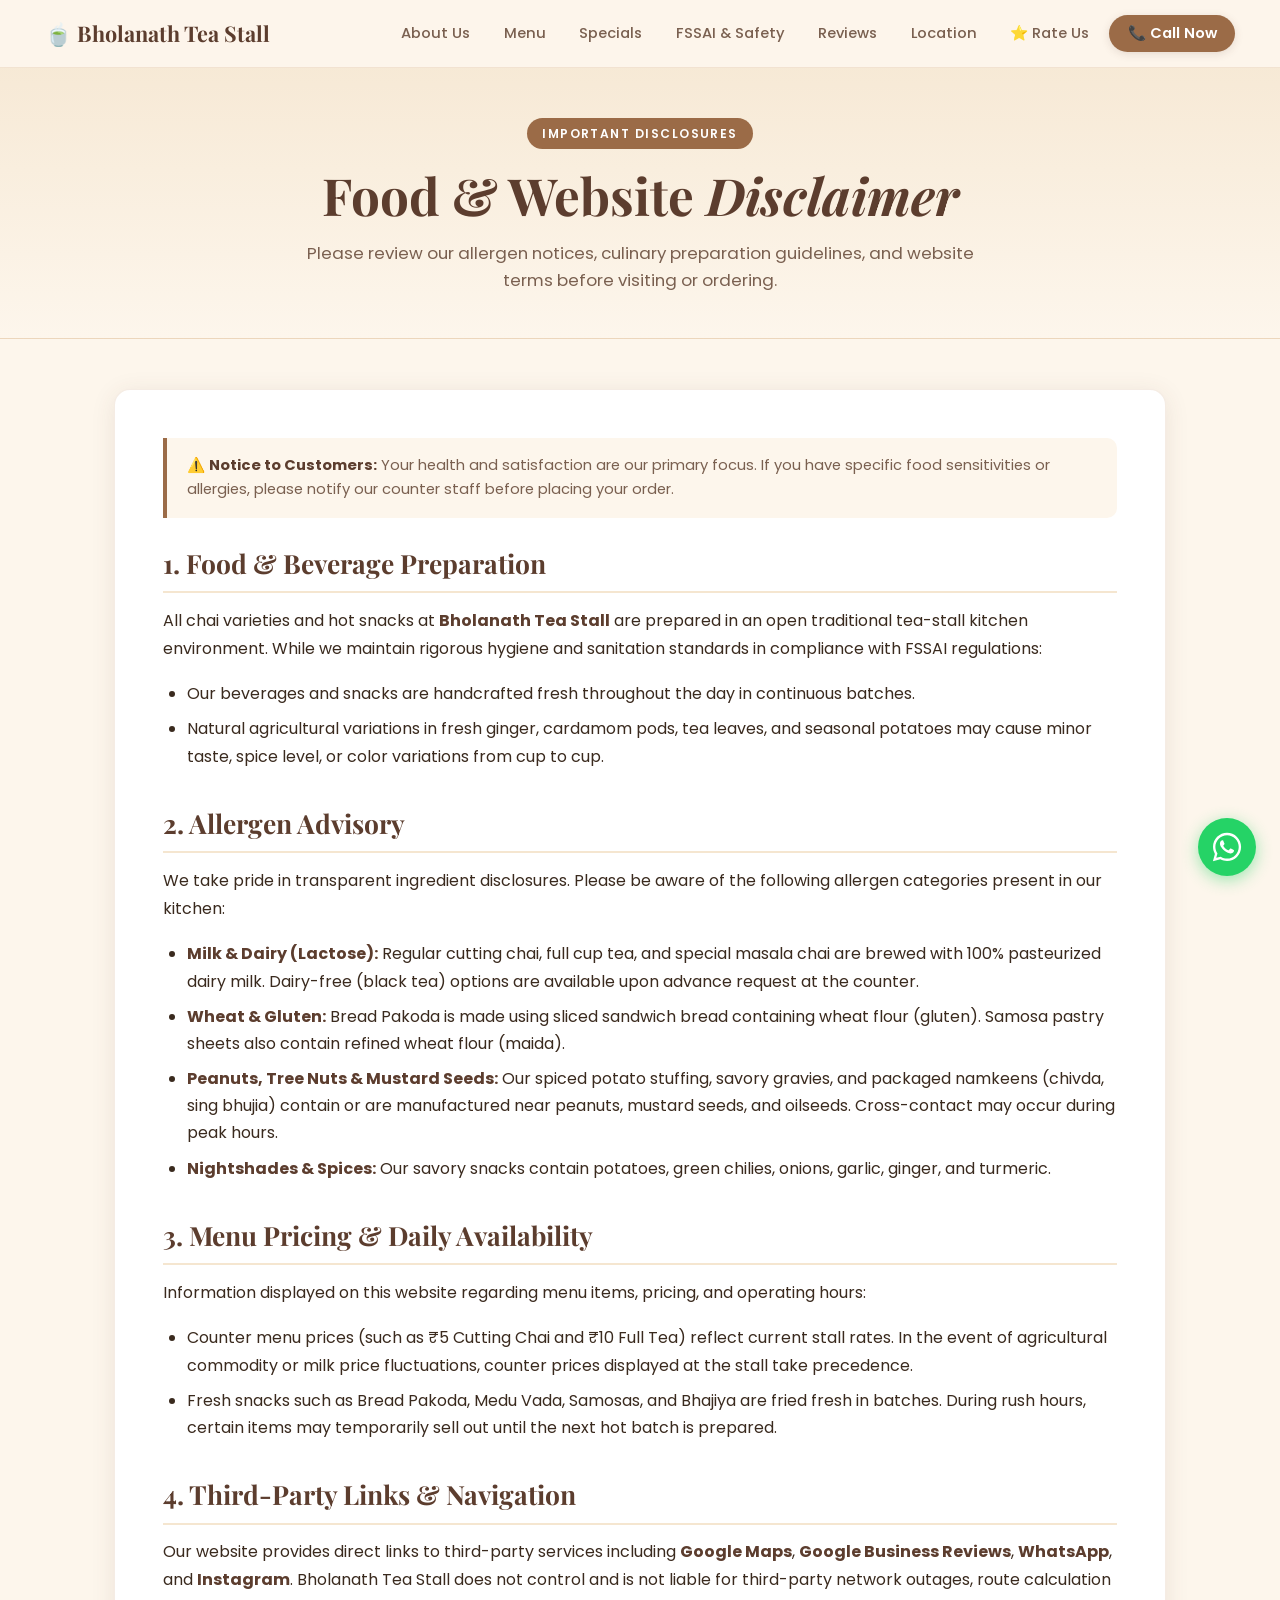
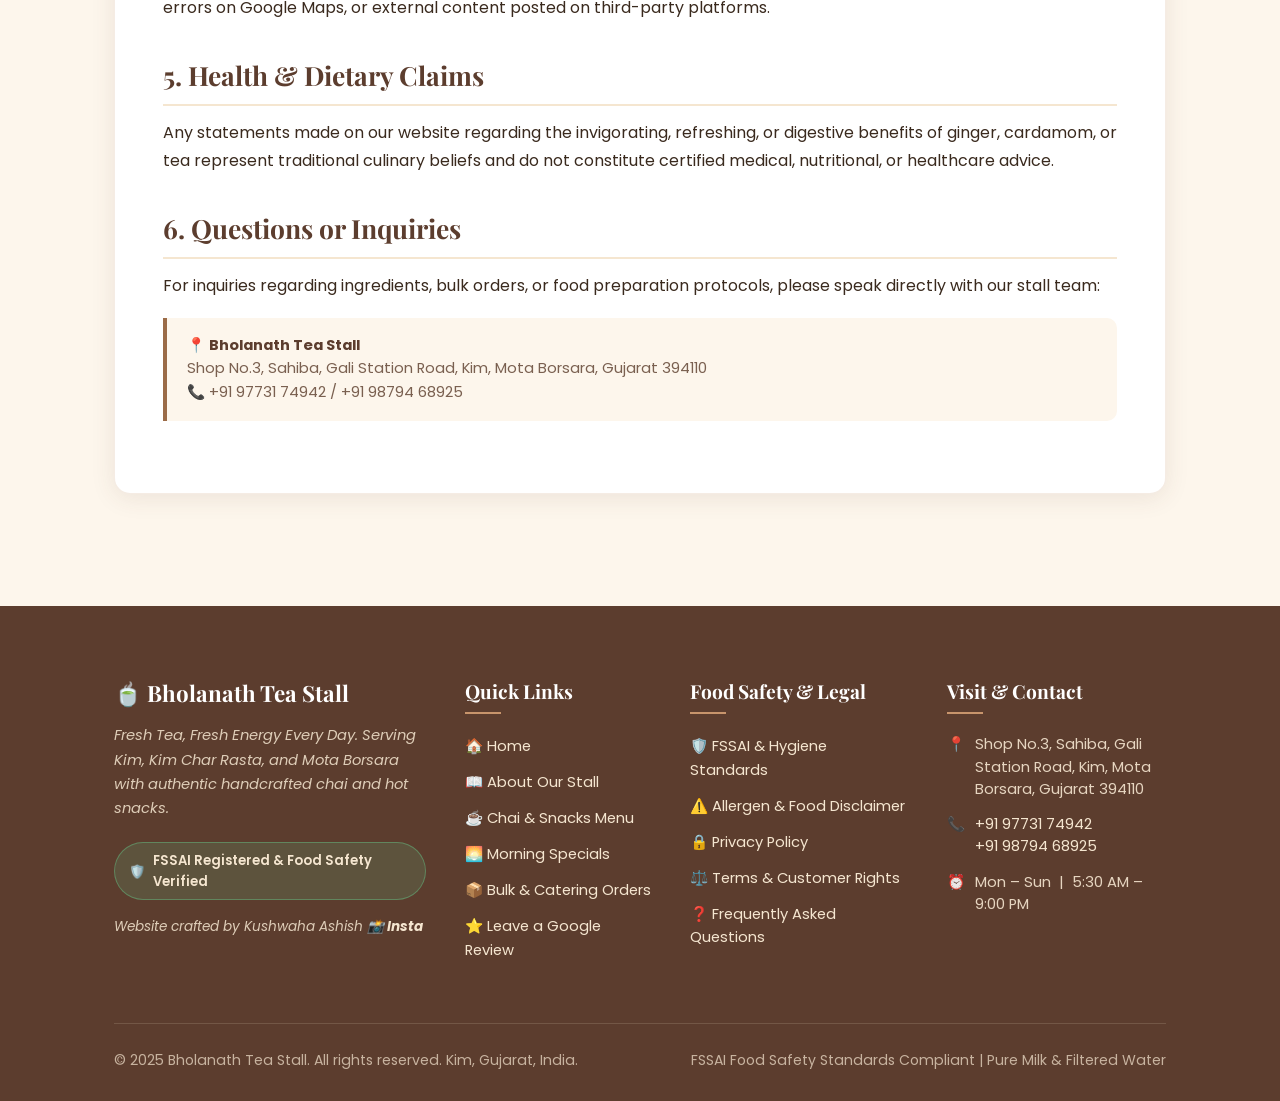
<file: disclaimer.html>
<!DOCTYPE html>
<html lang="en">
<head>
  <!-- Google tag (gtag.js) -->
  <script async src="https://www.googletagmanager.com/gtag/js?id=G-TCXVY5QBS7"></script>
  <script>
    window.dataLayer = window.dataLayer || [];
    function gtag(){dataLayer.push(arguments);}
    gtag('js', new Date());

    gtag('config', 'G-TCXVY5QBS7');
  </script>
  <meta charset="UTF-8" />
  <meta name="viewport" content="width=device-width, initial-scale=1.0" />
  <meta name="google-site-verification" content="_FpxJEV5YkubX0_YiFSsyNqJK836sq9JZiDE_LdaLJc" />
  <title>Disclaimer &amp; Allergen Notices – Bholanath Tea Stall, Kim</title>
  <meta name="description" content="Allergen disclosures, food preparation notices, pricing terms, and third-party link disclaimers for Bholanath Tea Stall, Kim, Gujarat." />
  <link rel="canonical" href="https://bholanathteastallshop.github.io/disclaimer.html" />

  <link rel="icon" type="image/png" sizes="128x128" href="img/bholanath-tea-stall-favicon.png" />
  <link rel="icon" type="image/webp" sizes="128x128" href="img/bholanath-tea-stall-favicon.webp" />
  <link rel="shortcut icon" href="favicon.ico" type="image/x-icon" />
  <link rel="stylesheet" href="style.css" />
  <link rel="preconnect" href="https://fonts.googleapis.com" />
  <link rel="preconnect" href="https://fonts.gstatic.com" crossorigin />
  <link href="https://fonts.googleapis.com/css2?family=Playfair+Display:ital,wght@0,700;1,400&family=Poppins:wght@300;400;500;600&display=swap" rel="stylesheet" />
  <script async src="https://pagead2.googlesyndication.com/pagead/js/adsbygoogle.js?client=ca-pub-2458897753508445" crossorigin="anonymous"></script>
</head>
<body>

  <!-- NAVBAR -->
  <nav class="navbar" id="navbar">
    <div class="nav-inner">
      <a href="index.html#hero" class="logo">🍵 Bholanath Tea Stall</a>
      <button class="nav-toggle" id="navToggle" aria-label="Toggle menu">
        <span></span><span></span><span></span>
      </button>
      <ul class="nav-links" id="navLinks">
        <li><a href="about.html">About Us</a></li>
        <li><a href="index.html#menu">Menu</a></li>
        <li><a href="index.html#morning-special">Specials</a></li>
        <li><a href="about.html#fssai">FSSAI &amp; Safety</a></li>
        <li><a href="index.html#reviews">Reviews</a></li>
        <li><a href="index.html#location">Location</a></li>
        <li><a href="review.html">⭐ Rate Us</a></li>
        <li><a href="tel:+919773174942" class="nav-cta">📞 Call Now</a></li>
      </ul>
    </div>
  </nav>

  <!-- PAGE HERO -->
  <header class="page-hero">
    <div class="container">
      <span class="page-badge">Important Disclosures</span>
      <h1 class="page-hero-title">Food &amp; Website <em>Disclaimer</em></h1>
      <p class="page-hero-sub">Please review our allergen notices, culinary preparation guidelines, and website terms before visiting or ordering.</p>
    </div>
  </header>

  <!-- CONTENT -->
  <main class="content-wrapper">
    <div class="container">
      <article class="content-card">
        <div class="meta-info-box">
          ⚠️ <strong>Notice to Customers:</strong> Your health and satisfaction are our primary focus. If you have specific food sensitivities or allergies, please notify our counter staff before placing your order.
        </div>

        <h2>1. Food &amp; Beverage Preparation</h2>
        <p>All chai varieties and hot snacks at <strong>Bholanath Tea Stall</strong> are prepared in an open traditional tea-stall kitchen environment. While we maintain rigorous hygiene and sanitation standards in compliance with FSSAI regulations:</p>
        <ul>
          <li>Our beverages and snacks are handcrafted fresh throughout the day in continuous batches.</li>
          <li>Natural agricultural variations in fresh ginger, cardamom pods, tea leaves, and seasonal potatoes may cause minor taste, spice level, or color variations from cup to cup.</li>
        </ul>

        <h2>2. Allergen Advisory</h2>
        <p>We take pride in transparent ingredient disclosures. Please be aware of the following allergen categories present in our kitchen:</p>
        <ul>
          <li><strong>Milk &amp; Dairy (Lactose):</strong> Regular cutting chai, full cup tea, and special masala chai are brewed with 100% pasteurized dairy milk. Dairy-free (black tea) options are available upon advance request at the counter.</li>
          <li><strong>Wheat &amp; Gluten:</strong> Bread Pakoda is made using sliced sandwich bread containing wheat flour (gluten). Samosa pastry sheets also contain refined wheat flour (maida).</li>
          <li><strong>Peanuts, Tree Nuts &amp; Mustard Seeds:</strong> Our spiced potato stuffing, savory gravies, and packaged namkeens (chivda, sing bhujia) contain or are manufactured near peanuts, mustard seeds, and oilseeds. Cross-contact may occur during peak hours.</li>
          <li><strong>Nightshades &amp; Spices:</strong> Our savory snacks contain potatoes, green chilies, onions, garlic, ginger, and turmeric.</li>
        </ul>

        <h2>3. Menu Pricing &amp; Daily Availability</h2>
        <p>Information displayed on this website regarding menu items, pricing, and operating hours:</p>
        <ul>
          <li>Counter menu prices (such as ₹5 Cutting Chai and ₹10 Full Tea) reflect current stall rates. In the event of agricultural commodity or milk price fluctuations, counter prices displayed at the stall take precedence.</li>
          <li>Fresh snacks such as Bread Pakoda, Medu Vada, Samosas, and Bhajiya are fried fresh in batches. During rush hours, certain items may temporarily sell out until the next hot batch is prepared.</li>
        </ul>

        <h2>4. Third-Party Links &amp; Navigation</h2>
        <p>Our website provides direct links to third-party services including <strong>Google Maps</strong>, <strong>Google Business Reviews</strong>, <strong>WhatsApp</strong>, and <strong>Instagram</strong>. Bholanath Tea Stall does not control and is not liable for third-party network outages, route calculation errors on Google Maps, or external content posted on third-party platforms.</p>

        <h2>5. Health &amp; Dietary Claims</h2>
        <p>Any statements made on our website regarding the invigorating, refreshing, or digestive benefits of ginger, cardamom, or tea represent traditional culinary beliefs and do not constitute certified medical, nutritional, or healthcare advice.</p>

        <h2>6. Questions or Inquiries</h2>
        <p>For inquiries regarding ingredients, bulk orders, or food preparation protocols, please speak directly with our stall team:</p>
        <div class="meta-info-box">
          📍 <strong>Bholanath Tea Stall</strong><br>
          Shop No.3, Sahiba, Gali Station Road, Kim, Mota Borsara, Gujarat 394110<br>
          📞 <a href="tel:+919773174942">+91 97731 74942</a> / <a href="tel:+919879468925">+91 98794 68925</a>
        </div>
      </article>
    </div>
  </main>

  <!-- FOOTER -->
  <footer class="footer">
    <div class="container">
      <div class="footer-grid">
        <div class="footer-col footer-brand">
          <span class="logo">🍵 Bholanath Tea Stall</span>
          <p>Fresh Tea, Fresh Energy Every Day. Serving Kim, Kim Char Rasta, and Mota Borsara with authentic handcrafted chai and hot snacks.</p>
          <a href="about.html#fssai" class="footer-fssai-pill">
            🛡️ <span>FSSAI Registered &amp; Food Safety Verified</span>
          </a>
          <p style="margin-top: 1rem; font-size: 0.85rem;">Website crafted by Kushwaha Ashish <a href="https://www.instagram.com/akdroid.com_/" target="_blank" rel="noopener noreferrer"><b>📸 Insta</b></a></p>
        </div>

        <div class="footer-col">
          <h4>Quick Links</h4>
          <ul class="footer-links">
            <li><a href="index.html#hero">🏠 Home</a></li>
            <li><a href="about.html">📖 About Our Stall</a></li>
            <li><a href="index.html#menu">☕ Chai &amp; Snacks Menu</a></li>
            <li><a href="index.html#morning-special">🌅 Morning Specials</a></li>
            <li><a href="index.html#bulk-orders">📦 Bulk &amp; Catering Orders</a></li>
            <li><a href="review.html">⭐ Leave a Google Review</a></li>
          </ul>
        </div>

        <div class="footer-col">
          <h4>Food Safety &amp; Legal</h4>
          <ul class="footer-links">
            <li><a href="about.html#fssai">🛡️ FSSAI &amp; Hygiene Standards</a></li>
            <li><a href="disclaimer.html">⚠️ Allergen &amp; Food Disclaimer</a></li>
            <li><a href="privacy-policy.html">🔒 Privacy Policy</a></li>
            <li><a href="terms.html">⚖️ Terms &amp; Customer Rights</a></li>
            <li><a href="index.html#faq">❓ Frequently Asked Questions</a></li>
          </ul>
        </div>

        <div class="footer-col">
          <h4>Visit &amp; Contact</h4>
          <div class="footer-contact-item">
            <span>📍</span>
            <span>Shop No.3, Sahiba, Gali Station Road, Kim, Mota Borsara, Gujarat 394110</span>
          </div>
          <div class="footer-contact-item">
            <span>📞</span>
            <span><a href="tel:+919773174942">+91 97731 74942</a><br><a href="tel:+919879468925">+91 98794 68925</a></span>
          </div>
          <div class="footer-contact-item">
            <span>⏰</span>
            <span>Mon – Sun &nbsp;|&nbsp; 5:30 AM – 9:00 PM</span>
          </div>
        </div>
      </div>

      <div class="footer-bottom">
        <div>© 2025 Bholanath Tea Stall. All rights reserved. Kim, Gujarat, India.</div>
        <div>FSSAI Food Safety Standards Compliant | Pure Milk &amp; Filtered Water</div>
      </div>
    </div>
  </footer>

  <!-- Floating WhatsApp Button -->
  <a href="https://wa.me/919773174942?text=Hi%2C%20I%27d%20like%20to%20know%20more%20about%20Bholanath%20Tea%20Stall."
     class="whatsapp-float"
     target="_blank"
     rel="noopener noreferrer"
     aria-label="Chat with Bholanath Tea Stall on WhatsApp">
    <svg width="34" height="34" viewBox="0 0 24 24" fill="white">
      <path d="M12.04 2C6.58 2 2.13 6.45 2.13 11.91C2.13 13.66 2.59 15.36 3.45 16.86L2.05 22L7.3 20.62C8.75 21.41 10.38 21.83 12.04 21.83C17.5 21.83 21.95 17.38 21.95 11.92C21.95 9.27 20.92 6.78 19.05 4.91C17.18 3.03 14.69 2 12.04 2ZM12.04 3.67C14.25 3.67 16.31 4.53 17.87 6.09C19.42 7.65 20.28 9.72 20.28 11.92C20.28 16.46 16.58 20.15 12.04 20.15C10.56 20.15 9.11 19.76 7.85 19.01L7.55 18.83L4.43 19.65L5.26 16.61L5.06 16.29C4.24 14.99 3.81 13.47 3.81 11.91C3.81 7.37 7.5 3.67 12.04 3.67ZM8.53 7.33C8.37 7.33 8.1 7.39 7.87 7.64C7.65 7.89 7.02 8.48 7.02 9.68C7.02 10.88 7.9 12.04 8.02 12.2C8.15 12.37 9.71 14.88 12.18 15.86C14.24 16.67 14.65 16.51 15.1 16.47C15.54 16.43 16.54 15.88 16.74 15.31C16.95 14.74 16.95 14.25 16.89 14.15C16.82 14.05 16.66 13.99 16.41 13.86C16.16 13.74 14.94 13.14 14.71 13.06C14.49 12.97 14.32 12.93 14.15 13.18C13.99 13.43 13.51 13.99 13.37 14.15C13.23 14.32 13.08 14.34 12.83 14.21C12.59 14.09 11.79 13.82 10.84 12.98C10.11 12.32 9.61 11.51 9.47 11.26C9.33 11.02 9.45 10.88 9.58 10.76C9.69 10.65 9.83 10.47 9.95 10.33C10.08 10.18 10.12 10.08 10.2 9.92C10.28 9.75 10.24 9.61 10.18 9.49C10.12 9.36 9.64 8.2 9.45 7.73C9.25 7.27 9.06 7.33 8.92 7.32C8.78 7.32 8.62 7.33 8.53 7.33Z"/>
    </svg>
  </a>

  <script src="script.js"></script>
</body>
</html>
</file>
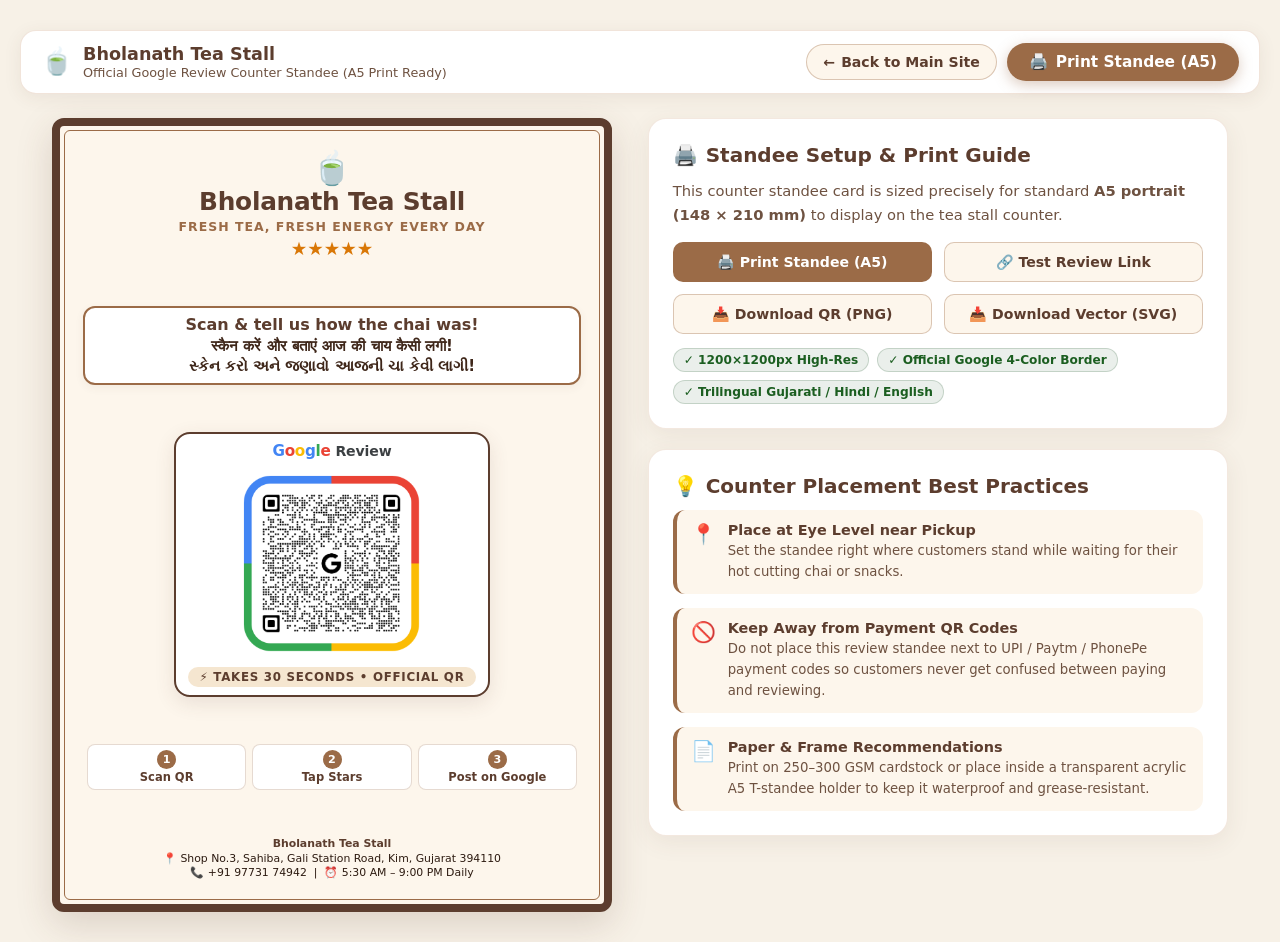
<file: print-card.html>
<!DOCTYPE html>
<html lang="en">
<head>
  <!-- Google tag (gtag.js) -->
  <script async src="https://www.googletagmanager.com/gtag/js?id=G-TCXVY5QBS7"></script>
  <script>
    window.dataLayer = window.dataLayer || [];
    function gtag(){dataLayer.push(arguments);}
    gtag('js', new Date());

    gtag('config', 'G-TCXVY5QBS7');
  </script>
  <meta charset="UTF-8">
  <meta name="viewport" content="width=device-width, initial-scale=1.0">
  <title>Bholanath Tea Stall – Counter Standee (A5 Print Card)</title>
  <link rel="icon" type="image/png" sizes="128x128" href="img/bholanath-tea-stall-favicon.png">
  <style>
    @page {
      size: A5 portrait;
      margin: 0;
    }

    :root {
      --cream: #fdf6ec;
      --beige: #f5e6d0;
      --warm-brown: #9b6b47;
      --deep-brown: #5c3d2e;
      --dark-text: #2c1a10;
      --text-muted: #6e5241;
      --amber: #d97706;
      --white: #ffffff;
      --primary: #9b6b47;
      --primary-hover: #5c3d2e;
      --font: system-ui, "Noto Sans Gujarati", "Noto Sans Devanagari", -apple-system, BlinkMacSystemFont, "Segoe UI", Roboto, sans-serif;
    }

    *, *::before, *::after {
      box-sizing: border-box;
      margin: 0;
      padding: 0;
    }

    body {
      font-family: var(--font);
      background: #f7f1e7;
      color: var(--dark-text);
      min-height: 100vh;
      margin: 0;
      padding: 30px 20px;
      display: flex;
      flex-direction: column;
      align-items: center;
      -webkit-print-color-adjust: exact;
      print-color-adjust: exact;
    }

    /* Top Sticky Print Action for Mobile/Small Screens */
    .top-action-bar {
      width: 100%;
      max-width: 1240px;
      display: flex;
      justify-content: space-between;
      align-items: center;
      margin-bottom: 24px;
      padding: 12px 20px;
      background: var(--white);
      border-radius: 16px;
      box-shadow: 0 4px 18px rgba(92, 61, 46, 0.08);
      border: 1px solid rgba(200, 149, 108, 0.25);
    }

    .top-brand {
      display: flex;
      align-items: center;
      gap: 10px;
    }

    .top-brand-icon {
      font-size: 1.6rem;
      line-height: 1;
    }

    .top-brand-title {
      font-size: 1.1rem;
      font-weight: 800;
      color: var(--deep-brown);
      line-height: 1.2;
    }

    .top-brand-sub {
      font-size: 0.8rem;
      color: var(--text-muted);
      font-weight: 500;
    }

    .print-main-btn {
      display: inline-flex;
      align-items: center;
      gap: 8px;
      background: var(--warm-brown);
      color: var(--white);
      border: none;
      padding: 10px 22px;
      font-size: 0.96rem;
      font-weight: 700;
      border-radius: 50px;
      cursor: pointer;
      font-family: inherit;
      box-shadow: 0 4px 14px rgba(155, 107, 71, 0.35);
      transition: all 0.2s ease;
      text-decoration: none;
    }

    .print-main-btn:hover {
      background: var(--deep-brown);
      transform: translateY(-1px);
      box-shadow: 0 6px 20px rgba(92, 61, 46, 0.45);
    }

    /* Desktop Responsive Layout */
    .desktop-container {
      width: 100%;
      max-width: 1240px;
      display: flex;
      gap: 36px;
      align-items: flex-start;
      justify-content: center;
    }

    /* Left Side: A5 Standee Card Sheet */
    .standee-wrapper {
      flex-shrink: 0;
      display: flex;
      justify-content: center;
    }

    .card-sheet {
      width: 148mm;
      height: 210mm;
      background: var(--cream);
      border: 8px solid var(--deep-brown);
      border-radius: 12px;
      padding: 7mm 6mm 6mm;
      display: flex;
      flex-direction: column;
      align-items: center;
      justify-content: space-between;
      text-align: center;
      box-shadow: 0 12px 36px rgba(92, 61, 46, 0.18);
      position: relative;
      overflow: hidden;
    }

    .card-sheet::before {
      content: '';
      position: absolute;
      inset: 4px;
      border: 1.5px solid var(--warm-brown);
      border-radius: 6px;
      pointer-events: none;
    }

    /* Brand Header */
    .brand-header {
      display: flex;
      flex-direction: column;
      align-items: center;
      gap: 2px;
    }

    .brand-logo {
      font-size: 2rem;
      line-height: 1;
      margin-bottom: 2px;
    }

    .brand-name {
      font-size: 1.55rem;
      font-weight: 800;
      color: var(--deep-brown);
      letter-spacing: -0.01em;
      line-height: 1.15;
    }

    .brand-tagline {
      font-size: 0.78rem;
      font-weight: 600;
      color: var(--warm-brown);
      text-transform: uppercase;
      letter-spacing: 0.08em;
    }

    .stars-badge {
      display: inline-flex;
      align-items: center;
      gap: 3px;
      color: var(--amber);
      font-size: 1.15rem;
      margin-top: 2px;
    }

    /* Trilingual Callout Box */
    .callout-box {
      background: var(--white);
      border: 2px solid var(--warm-brown);
      border-radius: 12px;
      padding: 7px 10px;
      width: 100%;
      box-shadow: 0 3px 10px rgba(92, 61, 46, 0.06);
    }

    .callout-en {
      font-size: 1rem;
      font-weight: 800;
      color: var(--deep-brown);
      line-height: 1.25;
      margin-bottom: 2px;
    }

    .callout-hi {
      font-size: 0.94rem;
      font-weight: 700;
      color: #3e2619;
      line-height: 1.25;
      margin-bottom: 2px;
    }

    .callout-gu {
      font-size: 0.94rem;
      font-weight: 700;
      color: #3e2619;
      line-height: 1.25;
    }

    /* Enlarged Official Google QR Frame */
    .qr-frame {
      background: var(--white);
      padding: 8px 12px 8px;
      border: 2px solid var(--deep-brown);
      border-radius: 16px;
      box-shadow: 0 6px 20px rgba(92, 61, 46, 0.12);
      display: flex;
      flex-direction: column;
      align-items: center;
      gap: 6px;
    }

    .google-qr-badge-header {
      font-size: 0.88rem;
      font-weight: 700;
      color: #3c4043;
      display: flex;
      align-items: center;
      gap: 5px;
      letter-spacing: -0.01em;
    }

    .g-logo {
      font-weight: 800;
      font-size: 0.95rem;
      letter-spacing: -0.02em;
    }

    /* Enlarged QR Code Image */
    .official-qr-img {
      width: 195px;
      height: 195px;
      display: block;
      border-radius: 18px;
    }

    .qr-caption {
      font-size: 0.74rem;
      font-weight: 700;
      color: var(--deep-brown);
      text-transform: uppercase;
      letter-spacing: 0.06em;
      background: var(--beige);
      padding: 3px 12px;
      border-radius: 50px;
    }

    /* Steps Row */
    .steps-row {
      display: flex;
      justify-content: space-around;
      width: 100%;
      gap: 6px;
      padding: 0 4px;
    }

    .step-item {
      flex: 1;
      display: flex;
      flex-direction: column;
      align-items: center;
      gap: 2px;
      background: var(--white);
      padding: 5px 3px;
      border-radius: 8px;
      border: 1px solid rgba(155, 107, 71, 0.25);
    }

    .step-num {
      width: 19px;
      height: 19px;
      border-radius: 50%;
      background: var(--warm-brown);
      color: var(--white);
      font-size: 0.7rem;
      font-weight: 700;
      display: flex;
      align-items: center;
      justify-content: center;
    }

    .step-txt {
      font-size: 0.72rem;
      font-weight: 700;
      color: var(--deep-brown);
      line-height: 1.2;
    }

    /* Footer */
    .card-footer {
      font-size: 0.68rem;
      color: var(--dark-text);
      line-height: 1.35;
    }

    .card-footer strong {
      color: var(--deep-brown);
    }

    /* Right Side: Desktop Information & Setup Panel */
    .desktop-sidebar {
      flex: 1;
      display: flex;
      flex-direction: column;
      gap: 20px;
      max-width: 580px;
    }

    .sidebar-card {
      background: var(--white);
      border-radius: 18px;
      padding: 24px;
      box-shadow: 0 6px 24px rgba(92, 61, 46, 0.08);
      border: 1px solid rgba(200, 149, 108, 0.22);
    }

    .sidebar-card h2 {
      font-size: 1.25rem;
      font-weight: 800;
      color: var(--deep-brown);
      margin-bottom: 12px;
      display: flex;
      align-items: center;
      gap: 8px;
    }

    .sidebar-card p {
      font-size: 0.92rem;
      color: var(--text-muted);
      line-height: 1.6;
      margin-bottom: 16px;
    }

    .action-grid {
      display: grid;
      grid-template-columns: repeat(auto-fit, minmax(200px, 1fr));
      gap: 12px;
      margin-bottom: 8px;
    }

    .action-btn {
      display: inline-flex;
      align-items: center;
      justify-content: center;
      gap: 8px;
      padding: 11px 16px;
      border-radius: 10px;
      font-size: 0.88rem;
      font-weight: 700;
      text-decoration: none;
      transition: all 0.2s ease;
      cursor: pointer;
      border: 1.5px solid transparent;
      font-family: inherit;
    }

    .action-btn-primary {
      background: var(--warm-brown);
      color: var(--white);
    }

    .action-btn-primary:hover {
      background: var(--deep-brown);
    }

    .action-btn-outline {
      background: var(--cream);
      color: var(--deep-brown);
      border-color: rgba(155, 107, 71, 0.35);
    }

    .action-btn-outline:hover {
      background: var(--beige);
      border-color: var(--warm-brown);
    }

    .tips-list {
      list-style: none;
      display: flex;
      flex-direction: column;
      gap: 14px;
      margin-top: 8px;
    }

    .tip-item {
      display: flex;
      align-items: flex-start;
      gap: 12px;
      background: var(--cream);
      padding: 12px 14px;
      border-radius: 12px;
      border-left: 4px solid var(--warm-brown);
    }

    .tip-icon {
      font-size: 1.25rem;
      flex-shrink: 0;
      line-height: 1.2;
    }

    .tip-content strong {
      display: block;
      font-size: 0.9rem;
      color: var(--deep-brown);
      margin-bottom: 2px;
    }

    .tip-content span {
      font-size: 0.83rem;
      color: var(--text-muted);
      line-height: 1.5;
    }

    .qr-specs-badge {
      display: flex;
      flex-wrap: wrap;
      gap: 8px;
      margin-top: 14px;
    }

    .spec-pill {
      font-size: 0.76rem;
      font-weight: 700;
      background: rgba(107, 143, 113, 0.14);
      color: #1b5e20;
      padding: 4px 10px;
      border-radius: 50px;
      border: 1px solid rgba(107, 143, 113, 0.3);
    }

    /* Responsive adjustments */
    @media (max-width: 980px) {
      .desktop-container {
        flex-direction: column;
        align-items: center;
      }
      .desktop-sidebar {
        width: 100%;
        max-width: 148mm;
      }
    }

    @media (max-width: 600px) {
      body {
        padding: 16px 10px;
      }
      .top-action-bar {
        flex-direction: column;
        gap: 12px;
        text-align: center;
      }
      .card-sheet {
        width: 100%;
        height: auto;
        min-height: 600px;
        padding: 24px 16px;
      }
      .official-qr-img {
        width: 170px;
        height: 170px;
      }
    }

    /* Print Styles (Only print the standee card cleanly) */
    @media print {
      body {
        padding: 0;
        margin: 0;
        background: transparent;
      }

      .top-action-bar,
      .desktop-sidebar {
        display: none !important;
      }

      .desktop-container {
        display: block;
        margin: 0;
        padding: 0;
      }

      .standee-wrapper {
        display: block;
        margin: 0;
        padding: 0;
      }

      .card-sheet {
        border-radius: 0;
        box-shadow: none;
        margin: 0 auto;
        page-break-inside: avoid;
      }
    }
  </style>
</head>
<body>

  <!-- Top Action Bar -->
  <header class="top-action-bar">
    <div class="top-brand">
      <span class="top-brand-icon">🍵</span>
      <div>
        <div class="top-brand-title">Bholanath Tea Stall</div>
        <div class="top-brand-sub">Official Google Review Counter Standee (A5 Print Ready)</div>
      </div>
    </div>
    <div style="display:flex;align-items:center;gap:10px;flex-wrap:wrap;">
      <a href="index.html" class="action-btn-outline" style="text-decoration:none;display:inline-flex;align-items:center;gap:6px;padding:9px 16px;border-radius:50px;font-size:0.88rem;font-weight:600;border:1.5px solid rgba(155,107,71,0.35);">
        <span>←</span> <span>Back to Main Site</span>
      </a>
      <button type="button" class="print-main-btn" onclick="window.print()">
        <span>🖨️</span> <span>Print Standee (A5)</span>
      </button>
    </div>
  </header>

  <!-- Desktop Two-Column Layout -->
  <main class="desktop-container">

    <!-- Left Column: The A5 Counter Standee Card -->
    <div class="standee-wrapper">
      <div class="card-sheet" id="standeeCard">
        <div class="brand-header">
          <div class="brand-logo">🍵</div>
          <h1 class="brand-name">Bholanath Tea Stall</h1>
          <p class="brand-tagline">Fresh Tea, Fresh Energy Every Day</p>
          <div class="stars-badge">★★★★★</div>
        </div>

        <div class="callout-box">
          <div class="callout-en">Scan &amp; tell us how the chai was!</div>
          <div class="callout-hi">स्कैन करें और बताएं आज की चाय कैसी लगी!</div>
          <div class="callout-gu">સ્કેન કરો અને જણાવો આજની ચા કેવી લાગી!</div>
        </div>

        <!-- Official Google Review QR Pattern (Enlarged) -->
        <div class="qr-frame">
          <div class="google-qr-badge-header">
            <span class="g-logo">
              <span style="color:#4285f4">G</span><span style="color:#ea4335">o</span><span style="color:#fbbc05">o</span><span style="color:#4285f4">g</span><span style="color:#34a853">l</span><span style="color:#ea4335">e</span>
            </span>
            <span>Review</span>
          </div>
          <img src="img/google-review-qr.png"
               alt="Official Google Review QR Code for Bholanath Tea Stall"
               width="195"
               height="195"
               class="official-qr-img">
          <span class="qr-caption">⚡ Takes 30 Seconds • Official QR</span>
        </div>

        <div class="steps-row">
          <div class="step-item">
            <span class="step-num">1</span>
            <span class="step-txt">Scan QR</span>
          </div>
          <div class="step-item">
            <span class="step-num">2</span>
            <span class="step-txt">Tap Stars</span>
          </div>
          <div class="step-item">
            <span class="step-num">3</span>
            <span class="step-txt">Post on Google</span>
          </div>
        </div>

        <div class="card-footer">
          <strong>Bholanath Tea Stall</strong><br>
          📍 Shop No.3, Sahiba, Gali Station Road, Kim, Gujarat 394110<br>
          📞 +91 97731 74942 &nbsp;|&nbsp; ⏰ 5:30 AM – 9:00 PM Daily
        </div>
      </div>
    </div>

    <!-- Right Column: Desktop Helper & Printing Panel -->
    <aside class="desktop-sidebar">
      <div class="sidebar-card">
        <h2><span>🖨️</span> Standee Setup &amp; Print Guide</h2>
        <p>This counter standee card is sized precisely for standard <strong>A5 portrait (148 × 210 mm)</strong> to display on the tea stall counter.</p>

        <div class="action-grid">
          <button type="button" class="action-btn action-btn-primary" onclick="window.print()">
            🖨️ Print Standee (A5)
          </button>
          <a href="https://local.google.com/place?placeid=ChIJ1VkV4Ws54DsRwUa0Q80TVq4&utm_medium=noren&utm_source=gbp&utm_campaign=2026"
             target="_blank"
             rel="noopener"
             class="action-btn action-btn-outline">
            🔗 Test Review Link
          </a>
          <a href="img/google-review-qr.png" download="Bholanath-Google-Review-QR.png" class="action-btn action-btn-outline">
            📥 Download QR (PNG)
          </a>
          <a href="img/google-review-qr.svg" download="Bholanath-Google-Review-QR.svg" class="action-btn action-btn-outline">
            📥 Download Vector (SVG)
          </a>
        </div>

        <div class="qr-specs-badge">
          <span class="spec-pill">✓ 1200×1200px High-Res</span>
          <span class="spec-pill">✓ Official Google 4-Color Border</span>
          <span class="spec-pill">✓ Trilingual Gujarati / Hindi / English</span>
        </div>
      </div>

      <div class="sidebar-card">
        <h2><span>💡</span> Counter Placement Best Practices</h2>
        <ul class="tips-list">
          <li class="tip-item">
            <span class="tip-icon">📍</span>
            <div class="tip-content">
              <strong>Place at Eye Level near Pickup</strong>
              <span>Set the standee right where customers stand while waiting for their hot cutting chai or snacks.</span>
            </div>
          </li>
          <li class="tip-item">
            <span class="tip-icon">🚫</span>
            <div class="tip-content">
              <strong>Keep Away from Payment QR Codes</strong>
              <span>Do not place this review standee next to UPI / Paytm / PhonePe payment codes so customers never get confused between paying and reviewing.</span>
            </div>
          </li>
          <li class="tip-item">
            <span class="tip-icon">📄</span>
            <div class="tip-content">
              <strong>Paper &amp; Frame Recommendations</strong>
              <span>Print on 250–300 GSM cardstock or place inside a transparent acrylic A5 T-standee holder to keep it waterproof and grease-resistant.</span>
            </div>
          </li>
        </ul>
      </div>
    </aside>

  </main>

</body>
</html>
</file>
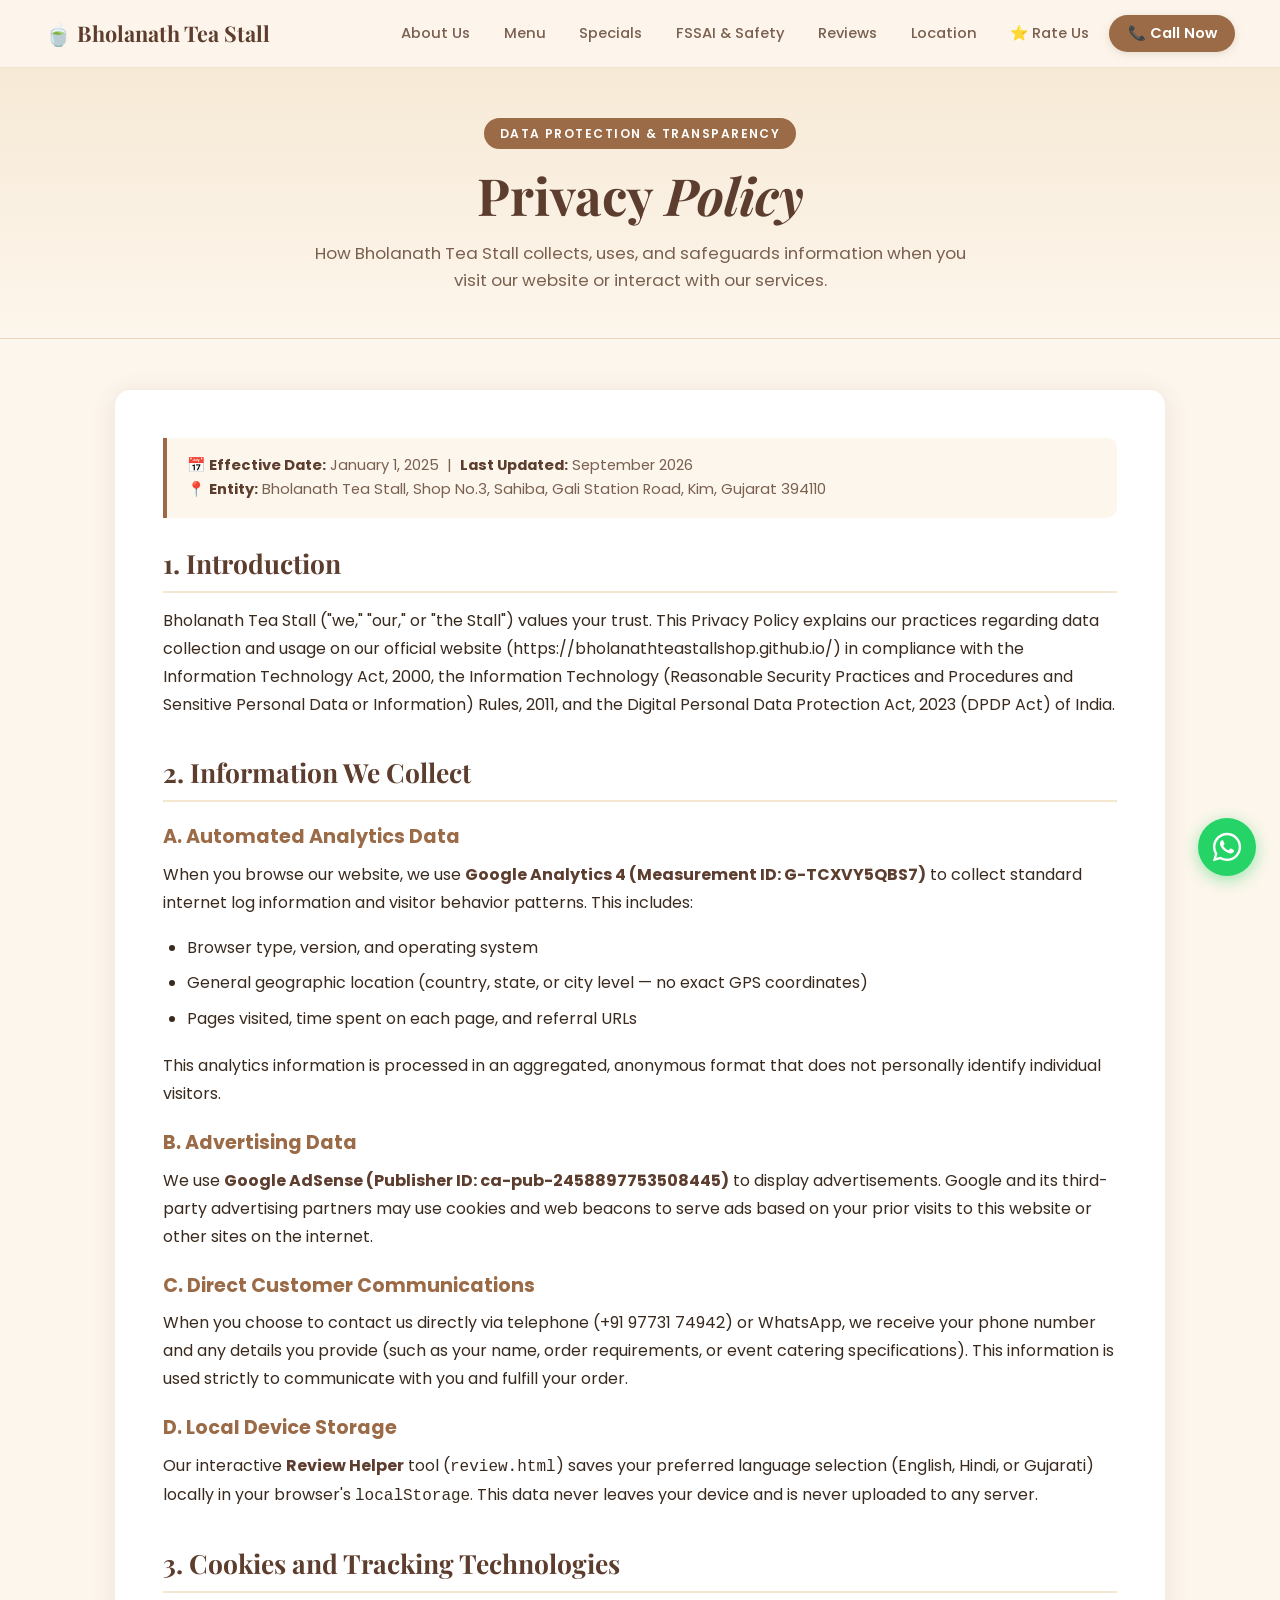
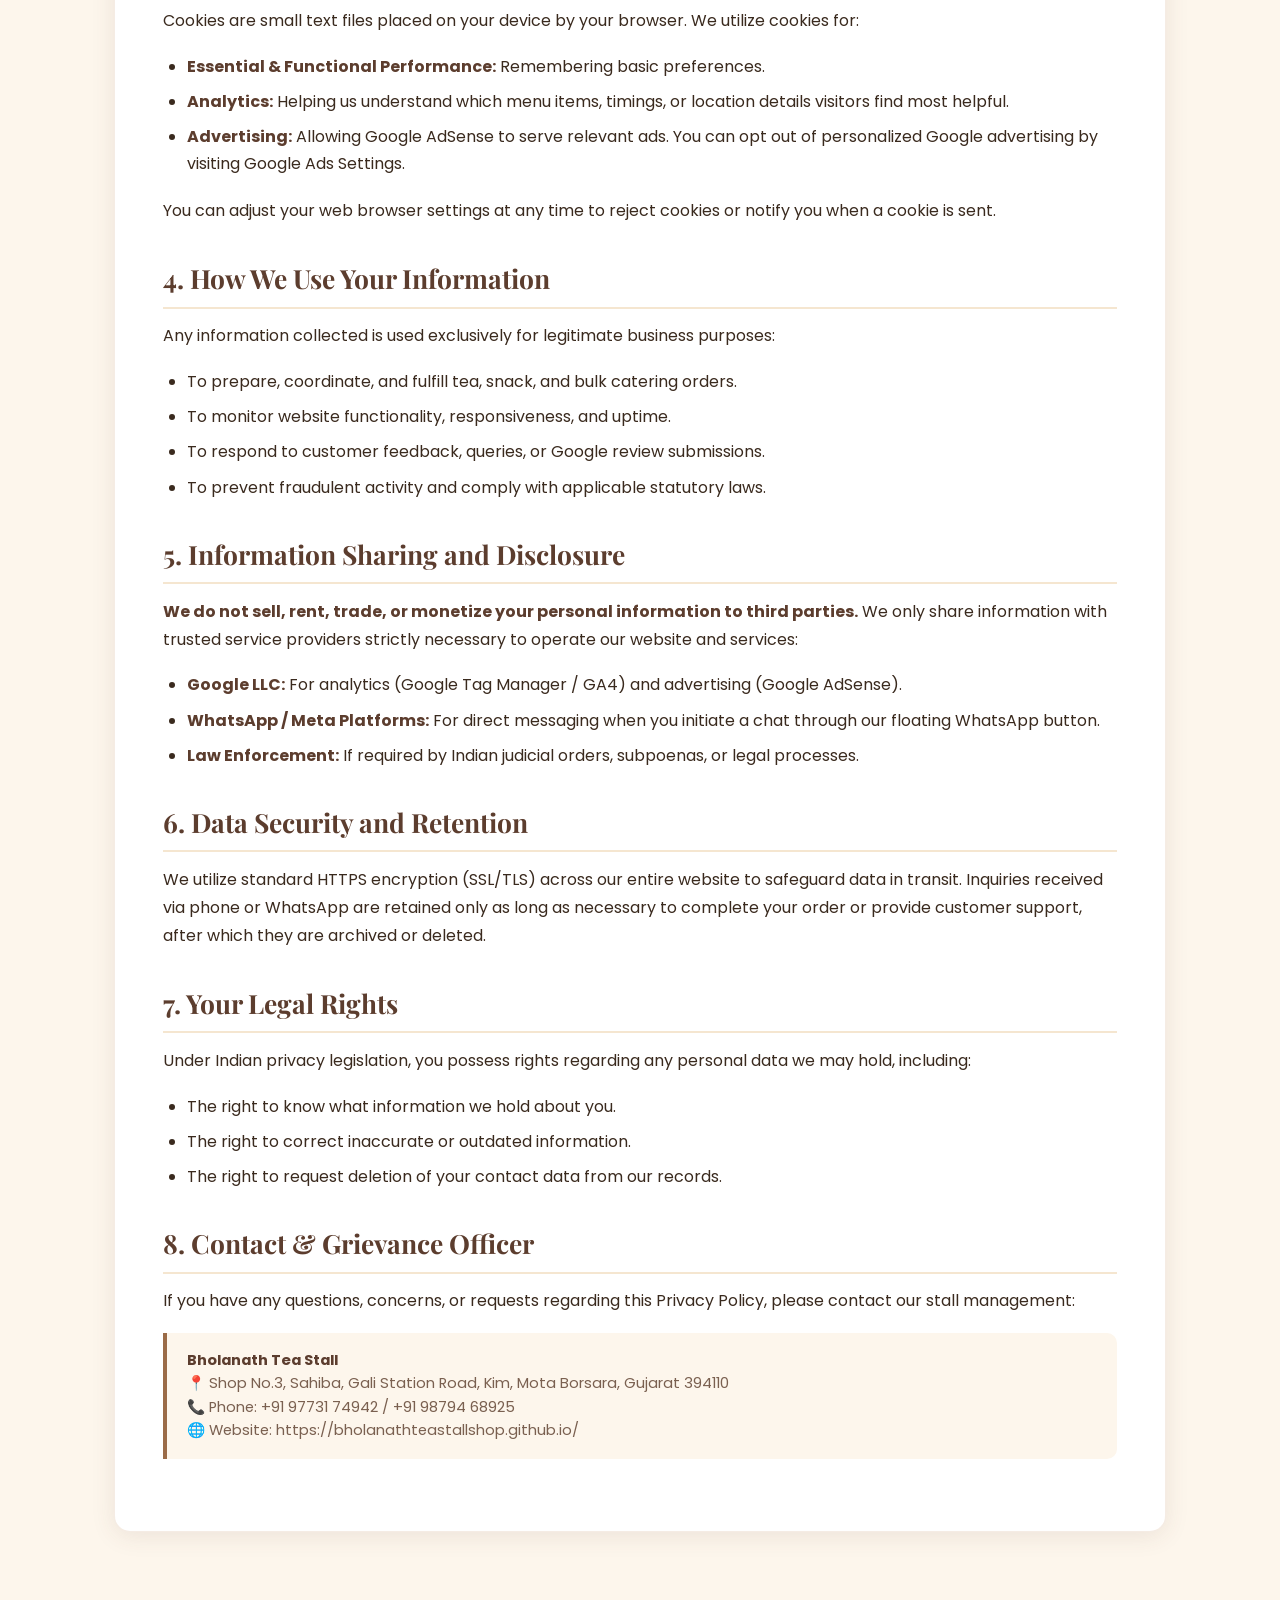
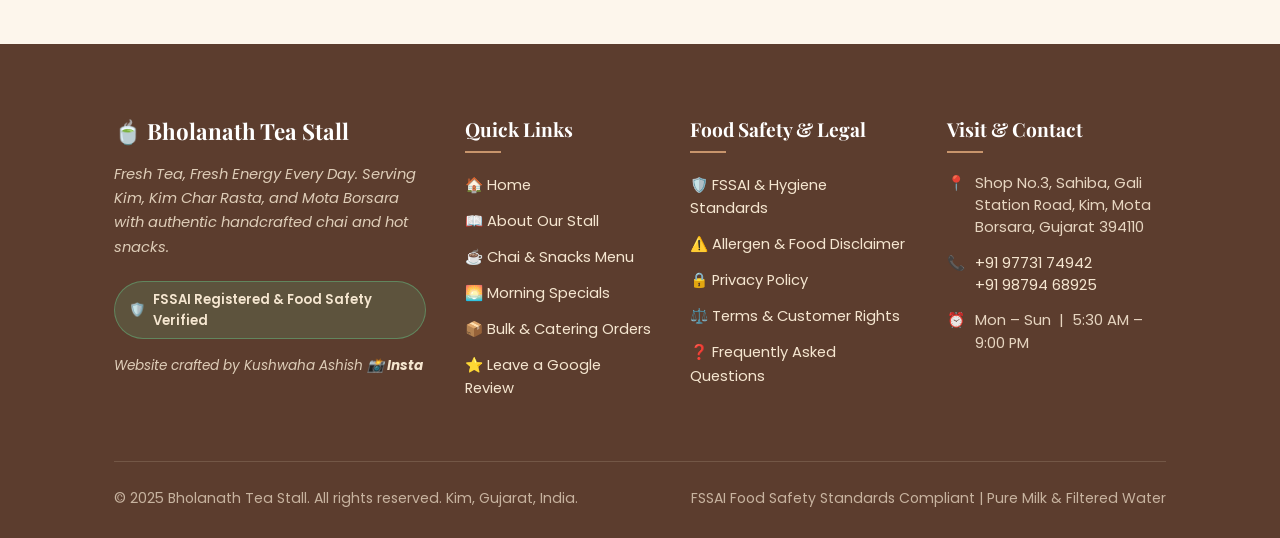
<file: privacy-policy.html>
<!DOCTYPE html>
<html lang="en">
<head>
  <!-- Google tag (gtag.js) -->
  <script async src="https://www.googletagmanager.com/gtag/js?id=G-TCXVY5QBS7"></script>
  <script>
    window.dataLayer = window.dataLayer || [];
    function gtag(){dataLayer.push(arguments);}
    gtag('js', new Date());

    gtag('config', 'G-TCXVY5QBS7');
  </script>
  <meta charset="UTF-8" />
  <meta name="viewport" content="width=device-width, initial-scale=1.0" />
  <meta name="google-site-verification" content="_FpxJEV5YkubX0_YiFSsyNqJK836sq9JZiDE_LdaLJc" />
  <title>Privacy Policy – Bholanath Tea Stall, Kim</title>
  <meta name="description" content="Privacy Policy for Bholanath Tea Stall, Kim, Gujarat. Learn how we handle your data, analytics, cookies, and privacy rights under Indian law." />
  <link rel="canonical" href="https://bholanathteastallshop.github.io/privacy-policy.html" />

  <link rel="icon" type="image/png" sizes="128x128" href="img/bholanath-tea-stall-favicon.png" />
  <link rel="icon" type="image/webp" sizes="128x128" href="img/bholanath-tea-stall-favicon.webp" />
  <link rel="shortcut icon" href="favicon.ico" type="image/x-icon" />
  <link rel="stylesheet" href="style.css" />
  <link rel="preconnect" href="https://fonts.googleapis.com" />
  <link rel="preconnect" href="https://fonts.gstatic.com" crossorigin />
  <link href="https://fonts.googleapis.com/css2?family=Playfair+Display:ital,wght@0,700;1,400&family=Poppins:wght@300;400;500;600&display=swap" rel="stylesheet" />
  <script async src="https://pagead2.googlesyndication.com/pagead/js/adsbygoogle.js?client=ca-pub-2458897753508445" crossorigin="anonymous"></script>
</head>
<body>

  <!-- NAVBAR -->
  <nav class="navbar" id="navbar">
    <div class="nav-inner">
      <a href="index.html#hero" class="logo">🍵 Bholanath Tea Stall</a>
      <button class="nav-toggle" id="navToggle" aria-label="Toggle menu">
        <span></span><span></span><span></span>
      </button>
      <ul class="nav-links" id="navLinks">
        <li><a href="about.html">About Us</a></li>
        <li><a href="index.html#menu">Menu</a></li>
        <li><a href="index.html#morning-special">Specials</a></li>
        <li><a href="about.html#fssai">FSSAI &amp; Safety</a></li>
        <li><a href="index.html#reviews">Reviews</a></li>
        <li><a href="index.html#location">Location</a></li>
        <li><a href="review.html">⭐ Rate Us</a></li>
        <li><a href="tel:+919773174942" class="nav-cta">📞 Call Now</a></li>
      </ul>
    </div>
  </nav>

  <!-- PAGE HERO -->
  <header class="page-hero">
    <div class="container">
      <span class="page-badge">Data Protection &amp; Transparency</span>
      <h1 class="page-hero-title">Privacy <em>Policy</em></h1>
      <p class="page-hero-sub">How Bholanath Tea Stall collects, uses, and safeguards information when you visit our website or interact with our services.</p>
    </div>
  </header>

  <!-- CONTENT -->
  <main class="content-wrapper">
    <div class="container">
      <article class="content-card">
        <div class="meta-info-box">
          📅 <strong>Effective Date:</strong> January 1, 2025 &nbsp;|&nbsp; <strong>Last Updated:</strong> September 2026<br>
          📍 <strong>Entity:</strong> Bholanath Tea Stall, Shop No.3, Sahiba, Gali Station Road, Kim, Gujarat 394110
        </div>

        <h2>1. Introduction</h2>
        <p>Bholanath Tea Stall ("we," "our," or "the Stall") values your trust. This Privacy Policy explains our practices regarding data collection and usage on our official website (<a href="https://bholanathteastallshop.github.io/">https://bholanathteastallshop.github.io/</a>) in compliance with the Information Technology Act, 2000, the Information Technology (Reasonable Security Practices and Procedures and Sensitive Personal Data or Information) Rules, 2011, and the Digital Personal Data Protection Act, 2023 (DPDP Act) of India.</p>

        <h2>2. Information We Collect</h2>
        <h3>A. Automated Analytics Data</h3>
        <p>When you browse our website, we use <strong>Google Analytics 4 (Measurement ID: G-TCXVY5QBS7)</strong> to collect standard internet log information and visitor behavior patterns. This includes:</p>
        <ul>
          <li>Browser type, version, and operating system</li>
          <li>General geographic location (country, state, or city level — no exact GPS coordinates)</li>
          <li>Pages visited, time spent on each page, and referral URLs</li>
        </ul>
        <p>This analytics information is processed in an aggregated, anonymous format that does not personally identify individual visitors.</p>

        <h3>B. Advertising Data</h3>
        <p>We use <strong>Google AdSense (Publisher ID: ca-pub-2458897753508445)</strong> to display advertisements. Google and its third-party advertising partners may use cookies and web beacons to serve ads based on your prior visits to this website or other sites on the internet.</p>

        <h3>C. Direct Customer Communications</h3>
        <p>When you choose to contact us directly via telephone (<a href="tel:+919773174942">+91 97731 74942</a>) or WhatsApp, we receive your phone number and any details you provide (such as your name, order requirements, or event catering specifications). This information is used strictly to communicate with you and fulfill your order.</p>

        <h3>D. Local Device Storage</h3>
        <p>Our interactive <strong>Review Helper</strong> tool (<code>review.html</code>) saves your preferred language selection (English, Hindi, or Gujarati) locally in your browser's <code>localStorage</code>. This data never leaves your device and is never uploaded to any server.</p>

        <h2>3. Cookies and Tracking Technologies</h2>
        <p>Cookies are small text files placed on your device by your browser. We utilize cookies for:</p>
        <ul>
          <li><strong>Essential &amp; Functional Performance:</strong> Remembering basic preferences.</li>
          <li><strong>Analytics:</strong> Helping us understand which menu items, timings, or location details visitors find most helpful.</li>
          <li><strong>Advertising:</strong> Allowing Google AdSense to serve relevant ads. You can opt out of personalized Google advertising by visiting <a href="https://adssettings.google.com/" target="_blank" rel="noopener noreferrer">Google Ads Settings</a>.</li>
        </ul>
        <p>You can adjust your web browser settings at any time to reject cookies or notify you when a cookie is sent.</p>

        <h2>4. How We Use Your Information</h2>
        <p>Any information collected is used exclusively for legitimate business purposes:</p>
        <ul>
          <li>To prepare, coordinate, and fulfill tea, snack, and bulk catering orders.</li>
          <li>To monitor website functionality, responsiveness, and uptime.</li>
          <li>To respond to customer feedback, queries, or Google review submissions.</li>
          <li>To prevent fraudulent activity and comply with applicable statutory laws.</li>
        </ul>

        <h2>5. Information Sharing and Disclosure</h2>
        <p><strong>We do not sell, rent, trade, or monetize your personal information to third parties.</strong> We only share information with trusted service providers strictly necessary to operate our website and services:</p>
        <ul>
          <li><strong>Google LLC:</strong> For analytics (Google Tag Manager / GA4) and advertising (Google AdSense).</li>
          <li><strong>WhatsApp / Meta Platforms:</strong> For direct messaging when you initiate a chat through our floating WhatsApp button.</li>
          <li><strong>Law Enforcement:</strong> If required by Indian judicial orders, subpoenas, or legal processes.</li>
        </ul>

        <h2>6. Data Security and Retention</h2>
        <p>We utilize standard HTTPS encryption (SSL/TLS) across our entire website to safeguard data in transit. Inquiries received via phone or WhatsApp are retained only as long as necessary to complete your order or provide customer support, after which they are archived or deleted.</p>

        <h2>7. Your Legal Rights</h2>
        <p>Under Indian privacy legislation, you possess rights regarding any personal data we may hold, including:</p>
        <ul>
          <li>The right to know what information we hold about you.</li>
          <li>The right to correct inaccurate or outdated information.</li>
          <li>The right to request deletion of your contact data from our records.</li>
        </ul>

        <h2>8. Contact &amp; Grievance Officer</h2>
        <p>If you have any questions, concerns, or requests regarding this Privacy Policy, please contact our stall management:</p>
        <div class="meta-info-box">
          <strong>Bholanath Tea Stall</strong><br>
          📍 Shop No.3, Sahiba, Gali Station Road, Kim, Mota Borsara, Gujarat 394110<br>
          📞 Phone: <a href="tel:+919773174942">+91 97731 74942</a> / <a href="tel:+919879468925">+91 98794 68925</a><br>
          🌐 Website: <a href="https://bholanathteastallshop.github.io/">https://bholanathteastallshop.github.io/</a>
        </div>
      </article>
    </div>
  </main>

  <!-- FOOTER -->
  <footer class="footer">
    <div class="container">
      <div class="footer-grid">
        <div class="footer-col footer-brand">
          <span class="logo">🍵 Bholanath Tea Stall</span>
          <p>Fresh Tea, Fresh Energy Every Day. Serving Kim, Kim Char Rasta, and Mota Borsara with authentic handcrafted chai and hot snacks.</p>
          <a href="about.html#fssai" class="footer-fssai-pill">
            🛡️ <span>FSSAI Registered &amp; Food Safety Verified</span>
          </a>
          <p style="margin-top: 1rem; font-size: 0.85rem;">Website crafted by Kushwaha Ashish <a href="https://www.instagram.com/akdroid.com_/" target="_blank" rel="noopener noreferrer"><b>📸 Insta</b></a></p>
        </div>

        <div class="footer-col">
          <h4>Quick Links</h4>
          <ul class="footer-links">
            <li><a href="index.html#hero">🏠 Home</a></li>
            <li><a href="about.html">📖 About Our Stall</a></li>
            <li><a href="index.html#menu">☕ Chai &amp; Snacks Menu</a></li>
            <li><a href="index.html#morning-special">🌅 Morning Specials</a></li>
            <li><a href="index.html#bulk-orders">📦 Bulk &amp; Catering Orders</a></li>
            <li><a href="review.html">⭐ Leave a Google Review</a></li>
          </ul>
        </div>

        <div class="footer-col">
          <h4>Food Safety &amp; Legal</h4>
          <ul class="footer-links">
            <li><a href="about.html#fssai">🛡️ FSSAI &amp; Hygiene Standards</a></li>
            <li><a href="disclaimer.html">⚠️ Allergen &amp; Food Disclaimer</a></li>
            <li><a href="privacy-policy.html">🔒 Privacy Policy</a></li>
            <li><a href="terms.html">⚖️ Terms &amp; Customer Rights</a></li>
            <li><a href="index.html#faq">❓ Frequently Asked Questions</a></li>
          </ul>
        </div>

        <div class="footer-col">
          <h4>Visit &amp; Contact</h4>
          <div class="footer-contact-item">
            <span>📍</span>
            <span>Shop No.3, Sahiba, Gali Station Road, Kim, Mota Borsara, Gujarat 394110</span>
          </div>
          <div class="footer-contact-item">
            <span>📞</span>
            <span><a href="tel:+919773174942">+91 97731 74942</a><br><a href="tel:+919879468925">+91 98794 68925</a></span>
          </div>
          <div class="footer-contact-item">
            <span>⏰</span>
            <span>Mon – Sun &nbsp;|&nbsp; 5:30 AM – 9:00 PM</span>
          </div>
        </div>
      </div>

      <div class="footer-bottom">
        <div>© 2025 Bholanath Tea Stall. All rights reserved. Kim, Gujarat, India.</div>
        <div>FSSAI Food Safety Standards Compliant | Pure Milk &amp; Filtered Water</div>
      </div>
    </div>
  </footer>

  <!-- Floating WhatsApp Button -->
  <a href="https://wa.me/919773174942?text=Hi%2C%20I%27d%20like%20to%20know%20more%20about%20Bholanath%20Tea%20Stall."
     class="whatsapp-float"
     target="_blank"
     rel="noopener noreferrer"
     aria-label="Chat with Bholanath Tea Stall on WhatsApp">
    <svg width="34" height="34" viewBox="0 0 24 24" fill="white">
      <path d="M12.04 2C6.58 2 2.13 6.45 2.13 11.91C2.13 13.66 2.59 15.36 3.45 16.86L2.05 22L7.3 20.62C8.75 21.41 10.38 21.83 12.04 21.83C17.5 21.83 21.95 17.38 21.95 11.92C21.95 9.27 20.92 6.78 19.05 4.91C17.18 3.03 14.69 2 12.04 2ZM12.04 3.67C14.25 3.67 16.31 4.53 17.87 6.09C19.42 7.65 20.28 9.72 20.28 11.92C20.28 16.46 16.58 20.15 12.04 20.15C10.56 20.15 9.11 19.76 7.85 19.01L7.55 18.83L4.43 19.65L5.26 16.61L5.06 16.29C4.24 14.99 3.81 13.47 3.81 11.91C3.81 7.37 7.5 3.67 12.04 3.67ZM8.53 7.33C8.37 7.33 8.1 7.39 7.87 7.64C7.65 7.89 7.02 8.48 7.02 9.68C7.02 10.88 7.9 12.04 8.02 12.2C8.15 12.37 9.71 14.88 12.18 15.86C14.24 16.67 14.65 16.51 15.1 16.47C15.54 16.43 16.54 15.88 16.74 15.31C16.95 14.74 16.95 14.25 16.89 14.15C16.82 14.05 16.66 13.99 16.41 13.86C16.16 13.74 14.94 13.14 14.71 13.06C14.49 12.97 14.32 12.93 14.15 13.18C13.99 13.43 13.51 13.99 13.37 14.15C13.23 14.32 13.08 14.34 12.83 14.21C12.59 14.09 11.79 13.82 10.84 12.98C10.11 12.32 9.61 11.51 9.47 11.26C9.33 11.02 9.45 10.88 9.58 10.76C9.69 10.65 9.83 10.47 9.95 10.33C10.08 10.18 10.12 10.08 10.2 9.92C10.28 9.75 10.24 9.61 10.18 9.49C10.12 9.36 9.64 8.2 9.45 7.73C9.25 7.27 9.06 7.33 8.92 7.32C8.78 7.32 8.62 7.33 8.53 7.33Z"/>
    </svg>
  </a>

  <script src="script.js"></script>
</body>
</html>
</file>
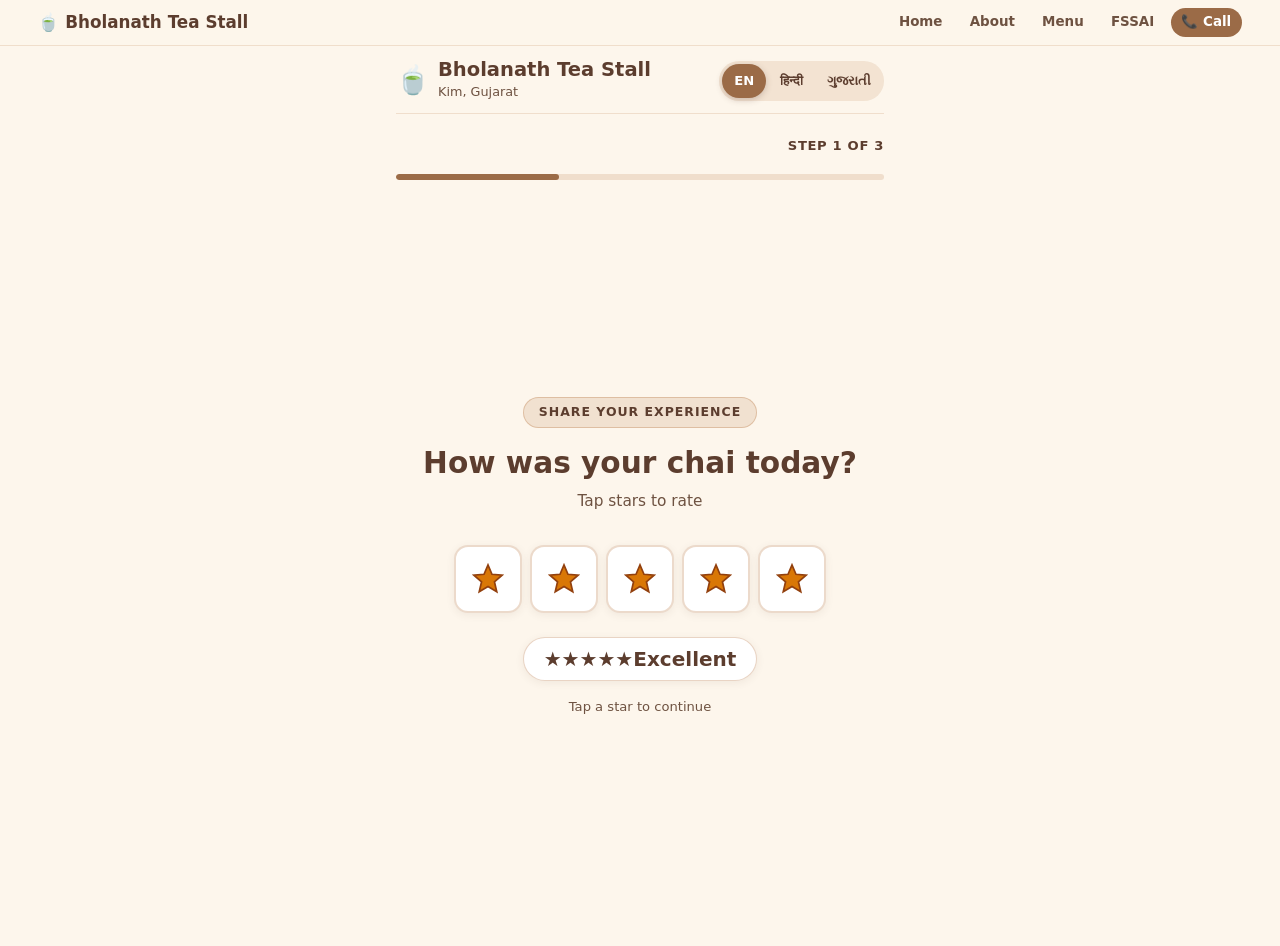
<file: review.html>
<!DOCTYPE html>
<html lang="en">
<head>
  <!-- Google tag (gtag.js) -->
  <script async src="https://www.googletagmanager.com/gtag/js?id=G-TCXVY5QBS7"></script>
  <script>
    window.dataLayer = window.dataLayer || [];
    function gtag(){dataLayer.push(arguments);}
    gtag('js', new Date());

    gtag('config', 'G-TCXVY5QBS7');
  </script>
<meta charset="UTF-8">
<meta name="viewport" content="width=device-width, initial-scale=1.0, maximum-scale=5.0">
<meta name="robots" content="noindex, nofollow">
<meta name="description" content="Review Helper for Bholanath Tea Stall, Kim, Gujarat. Leave a quick Google review for fresh chai and snacks.">
<title>Bholanath Tea Stall – Review Helper</title>
<link rel="icon" type="image/png" sizes="128x128" href="img/bholanath-tea-stall-favicon.png">
<link rel="shortcut icon" href="favicon.ico" type="image/x-icon">
<style>:root{--cream:#fdf6ec;--beige:#f5e6d0;--warm:#9b6b47;--deep:#5c3d2e;--text:#2c1a10;--muted:#6e5241;--white:#fff;--amber:#d97706;--amber-bg:#fef3c7;--green:#1b5e20;--green-bg:#e8f5e9;--ring:#2563eb;--sh-sm:0 2px 8px rgba(92,61,46,.08);--sh-md:0 4px 16px rgba(92,61,46,.12);--r:14px;--r-sm:8px;--pill:50px;--font:system-ui,"Noto Sans Gujarati","Noto Sans Devanagari",sans-serif}*,::before,::after{box-sizing:border-box;margin:0;padding:0}.site-nav{width:100%;background:rgba(253,246,236,.96);border-bottom:1px solid rgba(200,149,108,.25);padding:.5rem clamp(1rem,3vw,2.5rem);display:flex;justify-content:center}.site-nav-inner{width:100%;max-width:1440px;display:flex;align-items:center;justify-content:space-between;gap:1rem}.site-logo{font-weight:700;color:var(--deep);text-decoration:none;font-size:1.05rem;display:flex;align-items:center;gap:.4rem}.site-nav-links{display:flex;align-items:center;gap:.4rem}.site-nav-links a{color:var(--muted);text-decoration:none;font-size:.84rem;font-weight:600;padding:.28rem .65rem;border-radius:var(--pill);transition:all .2s}.site-nav-links a:hover{color:var(--deep);background:var(--beige)}.site-nav-cta{background:var(--warm)!important;color:var(--white)!important}@media(max-width:540px){.site-nav-links a:not(.site-nav-cta){display:none}}body{font-family:var(--font);background:var(--cream);color:var(--text);line-height:1.5;min-height:100vh;display:flex;flex-direction:column;align-items:center;-webkit-tap-highlight-color:transparent}.app-shell{width:100%;max-width:520px;min-height:100vh;display:flex;flex-direction:column;background:var(--cream);padding:.75rem 1rem 1.5rem}.header{display:flex;flex-direction:column;gap:.5rem;padding-bottom:.75rem;border-bottom:1px solid rgba(200,149,108,.25)}.brand-row{display:flex;align-items:center;justify-content:space-between}.brand-info{display:flex;align-items:center;gap:.5rem}.brand-emoji{font-size:1.7rem;line-height:1}.brand-title{font-size:1.22rem;font-weight:700;color:var(--deep);line-height:1.2}.brand-sub{font-size:.8rem;color:var(--muted);font-weight:500}.lang-switcher{display:inline-flex;background:rgba(200,149,108,.2);border-radius:var(--pill);padding:3px;gap:3px;align-self:flex-end}.lang-btn{background:transparent;border:none;padding:.4rem .65rem;font-size:.82rem;font-weight:600;font-family:inherit;color:var(--deep);border-radius:var(--pill);cursor:pointer;min-height:34px;min-width:44px;transition:all .2s ease}.lang-btn[aria-pressed="true"]{background:var(--warm);color:var(--white);box-shadow:0 2px 6px rgba(92,61,46,.25)}.lang-btn:focus-visible,.back-btn:focus-visible,.star-btn:focus-visible,.chip:focus-visible,.btn-primary:focus-visible,.regen-btn:focus-visible{outline:3px solid var(--ring);outline-offset:2px}.nav-bar{display:flex;align-items:center;justify-content:space-between;margin-top:.75rem;margin-bottom:.5rem;min-height:38px}.back-btn{background:none;border:1px solid rgba(155,107,71,.35);border-radius:var(--r-sm);color:var(--deep);font-size:.88rem;font-weight:600;font-family:inherit;padding:.35rem .75rem;cursor:pointer;display:inline-flex;align-items:center;gap:.3rem;min-height:40px}.back-btn:hover{background:var(--beige)}.back-btn[hidden]{visibility:hidden}.progress-text{font-size:.82rem;font-weight:700;color:var(--deep);text-transform:uppercase;letter-spacing:.05em}.progress-track{width:100%;height:6px;background:rgba(200,149,108,.25);border-radius:4px;overflow:hidden;margin-bottom:1.25rem}.progress-fill{height:100%;width:33.33%;background:var(--warm);border-radius:4px;transition:width .3s cubic-bezier(.4,0,.2,1)}.step-view{display:none;flex-direction:column;flex:1;width:100%}.step-view.active{display:flex;animation:fadeIn .25s ease-out}@keyframes fadeIn{from{opacity:0;transform:translateY(6px)}to{opacity:1;transform:translateY(0)}}.step1-container{display:flex;flex-direction:column;align-items:center;justify-content:center;text-align:center;padding:1.5rem .5rem 2rem;flex:1}.step-badge{display:inline-block;background:rgba(200,149,108,.22);border:1px solid rgba(200,149,108,.45);color:var(--deep);font-size:.78rem;font-weight:700;text-transform:uppercase;letter-spacing:.08em;padding:.3rem .9rem;border-radius:var(--pill);margin-bottom:1.1rem}.step-title{font-size:clamp(1.4rem,4.8vw,1.85rem);font-weight:800;color:var(--deep);margin-bottom:.5rem;line-height:1.25}.step-sub{font-size:.96rem;color:var(--muted);margin-bottom:2rem}.star-row{display:flex;justify-content:center;gap:.5rem;width:100%;margin-bottom:1.5rem}.star-btn{flex:1;max-width:68px;min-width:56px;min-height:56px;aspect-ratio:1;background:var(--white);border:2px solid rgba(200,149,108,.35);border-radius:var(--r);display:inline-flex;align-items:center;justify-content:center;cursor:pointer;box-shadow:var(--sh-sm);transition:transform .15s ease,border-color .2s ease;touch-action:manipulation}.star-btn:hover{transform:translateY(-2px);border-color:var(--amber);background-color:var(--amber-bg)}.star-btn:active{transform:scale(.92)}.star-btn svg{width:34px;height:34px;fill:#e5d5c5;stroke:var(--deep);stroke-width:1.2px;transition:fill .25s ease,transform .25s ease}.star-btn.active svg{fill:var(--amber);stroke:#92400e;animation:teaPour .35s cubic-bezier(.175,.885,.32,1.275)}@keyframes teaPour{0%{transform:scale(.7) rotate(-15deg);fill:#fde68a}50%{transform:scale(1.25) rotate(5deg);fill:#f59e0b}100%{transform:scale(1) rotate(0);fill:var(--amber)}}@media (prefers-reduced-motion:reduce){.star-btn.active svg,.step-view.active{animation:none}}.rating-label-box{min-height:38px;display:flex;align-items:center;justify-content:center;margin-bottom:.75rem}.rating-label{font-size:1.25rem;font-weight:700;color:var(--deep);background:var(--white);padding:.35rem 1.25rem;border-radius:var(--pill);border:1px solid rgba(200,149,108,.4);box-shadow:var(--sh-sm)}.auto-advance-hint{font-size:.82rem;color:var(--muted);margin-top:.25rem}.step2-content{padding-bottom:90px}.chip-section{margin-bottom:1.6rem}.chip-heading{font-size:1.08rem;font-weight:700;color:var(--deep);margin-bottom:.65rem;display:flex;align-items:center;gap:.4rem}.chips-grid{display:flex;flex-wrap:wrap;gap:.6rem}.chip{display:inline-flex;align-items:center;gap:.45rem;min-height:48px;padding:.65rem 1.05rem;background:var(--white);border:1.5px solid rgba(155,107,71,.32);border-radius:var(--pill);color:var(--text);font-size:.95rem;font-weight:600;font-family:inherit;cursor:pointer;user-select:none;touch-action:manipulation;transition:all .18s ease;box-shadow:0 1px 4px rgba(92,61,46,.05)}.chip:hover{border-color:var(--warm);background:#faf3eb}.chip:active{transform:scale(.96)}.chip[aria-pressed="true"]{background-color:#f7ebe0;border:2px solid var(--warm);color:var(--deep);font-weight:700;box-shadow:0 2px 8px rgba(155,107,71,.18)}.chip-check{display:none;font-size:.95rem;color:var(--warm);font-weight:800}.chip[aria-pressed="true"] .chip-check{display:inline}.sticky-bar{position:fixed;bottom:0;left:50%;transform:translateX(-50%);width:100%;max-width:520px;background:rgba(253,246,236,.96);backdrop-filter:blur(10px);-webkit-backdrop-filter:blur(10px);padding:.85rem 1rem calc(.85rem + env(safe-area-inset-bottom,0px));border-top:1px solid rgba(200,149,108,.3);box-shadow:0 -4px 20px rgba(92,61,46,.08);z-index:100;display:flex;flex-direction:column;gap:.5rem}.btn-primary{width:100%;min-height:52px;background:var(--warm);color:var(--white);border:none;border-radius:var(--pill);font-family:inherit;font-size:1.08rem;font-weight:700;display:inline-flex;align-items:center;justify-content:center;gap:.5rem;cursor:pointer;box-shadow:0 4px 14px rgba(155,107,71,.35);transition:all .2s ease;touch-action:manipulation}.btn-primary:hover{background:var(--deep);transform:translateY(-1px);box-shadow:0 6px 20px rgba(92,61,46,.4)}.btn-primary:active{transform:scale(.98)}.step3-content{padding-bottom:120px}.review-box-card{background:var(--white);border-radius:var(--r);border:1.5px solid rgba(200,149,108,.35);padding:1.1rem;box-shadow:var(--sh-sm);margin-bottom:1rem}.review-stars-summary{display:flex;align-items:center;justify-content:space-between;margin-bottom:.8rem;padding-bottom:.6rem;border-bottom:1px solid rgba(200,149,108,.18)}.stars-display{color:var(--amber);font-size:1.35rem;letter-spacing:2px}.regen-btn{background:transparent;border:1px solid rgba(155,107,71,.4);color:var(--warm);font-family:inherit;font-size:.88rem;font-weight:600;padding:.45rem .85rem;border-radius:var(--pill);cursor:pointer;display:inline-flex;align-items:center;gap:.35rem;min-height:44px;transition:all .2s ease}.regen-btn:hover{background:var(--beige);color:var(--deep)}.review-textarea{width:100%;min-height:130px;font-family:inherit;font-size:1.02rem;line-height:1.6;color:var(--text);background:#fffdfa;border:1.5px solid rgba(155,107,71,.3);border-radius:var(--r-sm);padding:.85rem .95rem;resize:vertical;transition:border-color .2s ease}.review-textarea:focus{outline:none;border-color:var(--warm);box-shadow:0 0 0 3px rgba(155,107,71,.18)}.guide-card{background:var(--green-bg);border-left:4px solid var(--green);border-radius:var(--r-sm);padding:.85rem 1rem;margin-bottom:1rem;display:flex;align-items:flex-start;gap:.6rem}.guide-icon{font-size:1.3rem;line-height:1;color:var(--green)}.guide-text{font-size:.92rem;color:var(--green);font-weight:600;line-height:1.45}.reset-row{text-align:center;margin-top:.6rem}.reset-btn{background:none;border:none;color:var(--muted);font-family:inherit;font-size:.88rem;font-weight:600;text-decoration:underline;cursor:pointer;padding:.4rem .8rem;min-height:44px}.reset-btn:hover{color:var(--deep)}.toast{position:fixed;top:1rem;left:50%;transform:translateX(-50%) translateY(-20px);background:var(--deep);color:var(--white);padding:.75rem 1.4rem;border-radius:var(--pill);font-size:.95rem;font-weight:600;box-shadow:var(--sh-md);opacity:0;pointer-events:none;transition:all .25s ease;z-index:200;display:flex;align-items:center;gap:.5rem;max-width:90%;text-align:center}.toast.show{opacity:1;transform:translateX(-50%) translateY(0)}.compliance-note{font-size:.78rem;color:var(--muted);text-align:center;margin-top:.75rem;line-height:1.4}.sr-only{position:absolute;width:1px;height:1px;padding:0;margin:-1px;overflow:hidden;clip:rect(0,0,0,0);border:0}</style>
</head>
<body>
<svg style="display:none" aria-hidden="true">
<symbol id="star-icon" viewBox="0 0 24 24"><path d="M12 17.27L18.18 21l-1.64-7.03L22 9.24l-7.19-.61L12 2 9.19 8.63 2 9.24l5.46 4.73L5.82 21z"/></symbol>
</svg>
<div id="srStatus" class="sr-only" aria-live="polite"></div>
<nav class="site-nav" aria-label="Main Navigation">
  <div class="site-nav-inner">
    <a href="index.html" class="site-logo">🍵 Bholanath Tea Stall</a>
    <div class="site-nav-links">
      <a href="index.html#hero">Home</a>
      <a href="about.html">About</a>
      <a href="index.html#menu">Menu</a>
      <a href="about.html#fssai">FSSAI</a>
      <a href="tel:+919773174942" class="site-nav-cta">📞 Call</a>
    </div>
  </div>
</nav>
<main class="app-shell" id="mainApp" role="main">
<header class="header">
<div class="brand-row">
<div class="brand-info">
<span class="brand-emoji" aria-hidden="true">🍵</span>
<div>
<h1 class="brand-title" id="shopTitle">Bholanath Tea Stall</h1>
<p class="brand-sub" id="shopLocation">Kim, Gujarat</p>
</div>
</div>
<nav class="lang-switcher" aria-label="Choose Language">
<button type="button" class="lang-btn" data-lang="en" aria-pressed="true">EN</button>
<button type="button" class="lang-btn" data-lang="hi" aria-pressed="false">हिन्दी</button>
<button type="button" class="lang-btn" data-lang="gu" aria-pressed="false">ગુજરાતી</button>
</nav>
</div>
</header>
<div class="nav-bar">
<button type="button" class="back-btn" id="backBtn" hidden aria-label="Go to previous step">
<span aria-hidden="true">←</span> <span id="backText">Back</span>
</button>
<div class="progress-text" id="progressText" aria-live="polite">Step 1 of 3</div>
</div>
<div class="progress-track" aria-hidden="true">
<div class="progress-fill" id="progressFill"></div>
</div>
<section class="step-view active" id="step1View" aria-labelledby="step1Heading">
<div class="step1-container">
<span class="step-badge" id="rateBadge">Share Your Experience</span>
<h2 class="step-title" id="step1Heading">How was your chai today?</h2>
<p class="step-sub" id="step1Sub">Tap stars to rate</p>
<div class="star-row" role="radiogroup" aria-label="Rating from 1 to 5 stars" id="starRow"></div>
<div class="rating-label-box">
<span class="rating-label" id="ratingLabel" style="display:none"></span>
</div>
<p class="auto-advance-hint" id="autoAdvanceHint">Tap a star to continue</p>
</div>
</section>
<section class="step-view" id="step2View" aria-labelledby="step2Heading">
<div class="step2-content">
<h2 class="step-title" id="step2Heading" style="font-size:1.45rem;margin-bottom:0.35rem">Pick a few details</h2>
<p class="step-sub" id="step2Sub" style="margin-bottom:1.25rem">Tap whatever applies to your visit</p>
<div class="chip-section">
<h3 class="chip-heading" id="groupItemsHeading">☕ What did you have?</h3>
<div class="chips-grid" id="itemsChipsContainer"></div>
</div>
<div class="chip-section">
<h3 class="chip-heading" id="groupFeedbackHeading">👍 What did you like?</h3>
<div class="chips-grid" id="feedbackChipsContainer"></div>
</div>
</div>
<div class="sticky-bar">
<button type="button" class="btn-primary" id="writeReviewBtn">
<span id="writeReviewText">Write my review</span> <span aria-hidden="true">→</span>
</button>
</div>
</section>
<section class="step-view" id="step3View" aria-labelledby="step3Heading">
<div class="step3-content">
<h2 class="step-title" id="step3Heading" style="font-size:1.45rem;margin-bottom:0.35rem">Your review is ready</h2>
<p class="step-sub" id="step3Sub" style="margin-bottom:1rem">Edit anything you like before posting</p>
<div class="review-box-card">
<div class="review-stars-summary">
<span class="stars-display" id="reviewStarsDisplay" aria-label="Rating">★★★★★</span>
<button type="button" class="regen-btn" id="regenBtn">
<span aria-hidden="true">🔄</span> <span id="regenText">Write another version</span>
</button>
</div>
<label for="reviewDraftText" class="sr-only">Review text</label>
<textarea class="review-textarea" id="reviewDraftText" rows="5"></textarea>
</div>
<div class="guide-card">
<span class="guide-icon" aria-hidden="true">💡</span>
<div class="guide-text" id="guideText">On Google, tap 5 stars, paste, then tap Post</div>
</div>
<div class="reset-row">
<button type="button" class="reset-btn" id="startOverBtn">↻ Start over</button>
</div>
<p class="compliance-note" id="complianceNote">Please only share what you actually experienced.</p>
</div>
<div class="sticky-bar">
<button type="button" class="btn-primary" id="copyAndPostBtn">
<span id="copyPostText">📋 Copy and open Google reviews</span>
</button>
</div>
</section>
</main>
<a id="nativeGoogleLink" href="https://g.page/r/CcFGtEPNE1auEBM/review" target="_blank" rel="noopener" style="display:none" aria-hidden="true">Google Review</a>
<div class="toast" id="toastBox" role="status" aria-live="polite">
<span aria-hidden="true">✓</span> <span id="toastMsg">Review copied! Opening Google...</span>
</div>
<script>const GOOGLE_REVIEW_URL = "https://g.page/r/CcFGtEPNE1auEBM/review";const $ = id => document.getElementById(id);const STR ={shopTitle:["Bholanath Tea Stall","भोलानाथ टी स्टॉल","ભોલાનાથ ટી સ્ટોલ"],shopLocation:["Kim, Gujarat","किम, गुजरात","કીમ, ગુજરાત"],stepProg:["Step {n} of 3","चरण {n} / 3","પગલું {n} / 3"],back:["Back","वापस","પાછા"],rateBadge:["Share Your Experience","अपना अनुभव बताएं","તમારો અનુભવ જણાવો"],step1Head:["How was your chai today?","आज आपकी चाय कैसी थी?","આજે તમારી ચા કેવી લાગી?"],step1Sub:["Tap stars to rate","रेटिंग देने के लिए स्टार चुनें","રેટિંગ આપવા માટે સ્ટાર પસંદ કરો"],autoHint:["Tap a star to continue","आगे बढ़ने के लिए स्टार दबाएं","આગળ વધવા માટે સ્ટાર પસંદ કરો"],step2Head:["Pick a few details","कुछ बातें चुनें","થોડી વિગતો પસંદ કરો"],step2Sub:["Tap whatever applies to your visit","जो भी आपने लिया या महसूस किया, उसे चुनें","તમે જે લીધું હોય તે પસંદ કરો"],grpItems:["☕ What did you have?","☕ आपने क्या लिया?","☕ તમે શું લીધું?"],grpPos:["👍 What did you like?","👍 आपको क्या पसंद आया?","👍 તમને શું ગમ્યું?"],grpCon:["🔧 What could be better?","🔧 क्या बेहतर हो सकता है?","🔧 શું સુધારી શકાય?"],btnStep2:["Write my review","मेरा रिव्यू लिखें","મારો રિવ્યૂ લખો"],step3Head:["Your review is ready","आपका रिव्यू तैयार है","તમારો રિવ્યૂ તૈયાર છે"],step3Sub:["Edit anything you like before posting","पोस्ट करने से पहले आप बदलाव कर सकते हैं","પોસ્ટ કરતાં પહેલાં તમે ફેરફાર કરી શકો છો"],regen:["Write another version","दूसरा तरीका लिखें","બીજી રીતે લખો"],copyPost:["Copy and open Google reviews","कॉपी करें और गूगल रिव्यू खोलें","કોપી કરો અને ગૂગલ રિવ્યૂ ખોલો"],guide:["On Google, tap {stars} stars, paste, then tap Post","गूगल पर {stars} स्टार दबाएं, पेस्ट करें और पोस्ट करें","ગૂગલ પર {stars} સ્ટાર દબાવો, પેસ્ટ કરો અને પોસ્ટ કરો"],startOver:["↻ Start over","↻ फिर से शुरू करें","↻ ફરીથી શરૂ કરો"],toastCopied:["Review copied! Opening Google...","रिव्यू कॉपी हो गया! गूगल खुल रहा है...","રિવ્યૂ કોપી થઈ ગયો! ગૂગલ ખુલી રહ્યું છે..."],toastFail:["Press and hold the text, tap Copy","टेक्स्ट को दबाकर रखें और Copy चुनें","લખાણ પર થોડીવાર દબાવી રાખી Copy કરો"],compNote:["Please only share what you actually experienced.","कृपया वही लिखें जो आपका वास्तविक अनुभव रहा हो।","કૃપા કરીને તમારો સાચો અનુભવ જ જણાવો."]};const STAR_LABELS = [ ["Poor","Fair","Good","Very good","Excellent"],["खराब","ठीक-ठाक","अच्छी","बहुत अच्छी","लाजवाब"],["ખરાબ","સામાન્ય","સારી","ખૂબ સારી","જોરદાર"]
];const ITEM_KEYS = ["cutting_chai","full_cup_tea","bread_pakoda","samosa","medu_vada","vada","onion_bhajiya","wafers_biscuits","namkeen"];const ITEM_LABELS = [ ["Cutting chai","Full cup tea","Bread pakoda","Samosa","Medu vada","Vada","Onion bhajiya","Wafers & biscuits","Namkeen"],["कटिंग चाय","फुल कप चाय","ब्रेड पकोड़ा","समोसा","मेदु वड़ा","वड़ा","कांदा भजिया","वेफर्स और बिस्कुट","नमकीन"],["કટિંગ ચા","ફુલ કપ ચા","બ્રેડ પકોડા","સમોસા","મેદુ વડા","વડા","કાંદા ભજીયા","વેફર્સ અને બિસ્કિટ","નમકીન"]
];const FB_POS_KEYS = ["fresh_hot","great_taste","affordable","quick_service","clean","friendly_staff","open_early","crispy_snacks"];const FB_POS_LABELS = [ ["Fresh & hot","Great taste","Affordable","Quick service","Clean","Friendly staff","Open early","Crispy snacks"],["गरम और ताज़ा","बढ़िया स्वाद","सही दाम","तेज़ सर्विस","साफ़-सुथरा","अच्छा व्यवहार","सुबह जल्दी खुलता है","कुरकुरे नाश्ते"],["ગરમ અને તાજું","જોરદાર સ્વાદ","વાજબી ભાવ","ઝડપી સર્વિસ","ચોખ્ખાઈ","સારો સ્વભાવ","સવારે વહેલું ખુલે છે","કુરકુરા નાસ્તા"]
];const FB_CON_KEYS = ["long_wait","tea_hotter","crowded","limited_seating","cleanliness","snacks_not_fresh"];const FB_CON_LABELS = [ ["Long wait","Tea could be hotter","Crowded","Limited seating","Cleanliness","Snacks not fresh"],["इंतज़ार ज़्यादा","चाय और गरम होनी चाहिए","बहुत भीड़","बैठने की जगह कम","सफ़ाई में सुधार","नाश्ता ताज़ा नहीं था"],["લાંબો સમય રાહ જોવી પડી","ચા વધારે ગરમ હોવી જોઈએ","વધુ પડતી ભીડ","બેસવાની જગ્યા ઓછી","સફાઈમાં સુધારો","નાસ્તો તાજો નહોતો"]
];const TEMPLATES = [{conj:"and",pos:{openers:[ "Visited Bholanath Tea Stall near Kim station today.","Always love stopping by Bholanath Tea Stall in Kim.","Had a great tea break at Bholanath Tea Stall on Gali Station Road." ],itemsFeed:"The {i} was really delicious. Loved the {f}.",itemsOnly:"Enjoyed the {i}, prepared fresh and served piping hot.",feedOnly:"The chai and snacks were great, especially the {f}.",generic:"The cutting chai was freshly brewed and gave a great burst of energy.",closers:[ "Definitely one of the best tea spots in Kim!","Will gladly visit again whenever I am in Kim.","A must-visit stall for genuine cutting chai lovers." ]},neu:{openers:["Stopped by Bholanath Tea Stall in Kim today."],itemsFeed:"Had {i}. Taste was okay, but noticed {f}.",itemsOnly:"Ordered {i}. Average experience overall.",feedOnly:"Tea was decent, though there was {f}.",generic:"Decent tea stall for a quick break, though service can be slightly improved.",closers:["Hope to see a little improvement on my next visit."]},neg:{openers:["Visited Bholanath Tea Stall in Kim today."],itemsFeed:"Ordered {i}, but was disappointed with {f}.",itemsOnly:"The {i} did not meet expectations today.",feedOnly:"Did not have a good experience due to {f}.",generic:"The experience fell below expectations today.",closers:["Sharing this honest feedback so the team can work on improving."]}},{conj:"और",pos:{openers:[ "आज किम में भोलानाथ टी स्टॉल पर रुका था।","किम स्टेशन रोड पर भोलानाथ टी स्टॉल की चाय हमेशा पसंद आती है।","भोलानाथ टी स्टॉल पर बढ़िया चाय और नाश्ते का मज़ा लिया।" ],itemsFeed:"यहाँ {i} लिया, स्वाद बहुत बढ़िया था। {f} देखकर मज़ा आ गया।",itemsOnly:"यहाँ {i} का मज़ा लिया, एकदम ताज़ा और गरम मिला।",feedOnly:"चाय बहुत अच्छी थी और {f} सबसे खास लगा।",generic:"ताज़ा कड़क चाय पीकर दिल खुश हो गया।",closers:[ "किम में चाय के लिए बेहतरीन जगह है!","यहाँ दोबारा ज़रूर आऊंगा।","ताज़ा चाय और नाश्ते के लिए ज़रूर जाएं!" ]},neu:{openers:["आज किम में भोलानाथ टी स्टॉल पर चाय पीने रुका था।"],itemsFeed:"यहाँ {i} लिया। स्वाद सामान्य था, लेकिन {f} में थोड़ा सुधार चाहिए।",itemsOnly:"यहाँ {i} लिया, अनुभव सामान्य रहा।",feedOnly:"चाय ठीक थी, लेकिन {f} लगा।",generic:"अनुभव ठीक-ठाक रहा, लेकिन कुछ चीज़ों में सुधार की गुंजाइश है।",closers:["उम्मीद है अगली बार अनुभव और बेहतर होगा।"]},neg:{openers:["आज किम में भोलानाथ टी स्टॉल पर गया था।"],itemsFeed:"यहाँ {i} लिया, लेकिन {f} की वजह से अनुभव अच्छा नहीं रहा।",itemsOnly:"यहाँ {i} से निराशा हुई।",feedOnly:"यहाँ {f} की समस्या लगी, जिससे निराशा हुई।",generic:"आज का अनुभव उम्मीद के मुताबिक नहीं रहा।",closers:["आशा है कि प्रबंधन इस पर ध्यान देकर सुधार करेगा।"]}},{conj:"અને",pos:{openers:[ "આજે કીમમાં ભોલાનાથ ટી સ્ટોલ પર ચા પીવા ગયો હતો.","કીમ સ્ટેશન રોડ પાસે ભોલાનાથ ટી સ્ટોલની ચા હંમેશા સરસ હોય છે.","ભોલાનાથ ટી સ્ટોલ પર ગરમાગરમ ચા અને નાસ્તાની મજા માણી." ],itemsFeed:"મેં {i} લીધું, એકદમ સ્વાદિષ્ટ હતું. ખાસ કરીને {f} ગમ્યું.",itemsOnly:"અહીં {i} ખાધું, તાજું અને ગરમાગરમ પીરસવામાં આવ્યું હતું.",feedOnly:"ચા એકદમ જોરદાર હતી અને {f} ઘણું સારું લાગ્યું.",generic:"તાજી કટિંગ ચા પીને મજા આવી ગઈ.",closers:[ "કીમમાં ચા અને નાસ્તા માટે બેસ્ટ જગ્યા!","જ્યારે પણ કીમ આવીશ ત્યારે ફરી જરૂર મુલાકાત લઈશ.","તાજી અને કડક ચા માટે અચૂક જવા જેવી જગ્યા." ]},neu:{openers:["આજે કીમમાં ભોલાનાથ ટી સ્ટોલ પર ગયો હતો."],itemsFeed:"અહીં {i} લીધું. ચા સામાન્ય હતી પણ {f} બાબતે સુધારો જરૂરી છે.",itemsOnly:"અહીં {i} લીધું, સરેરાશ અનુભવ રહ્યો.",feedOnly:"ચા સારી હતી પરંતુ {f} જેવું લાગ્યું.",generic:"અનુભવ સામાન્ય રહ્યો, સેવા થોડી વધુ સારી થઈ શકે છે.",closers:["આશા છે કે આગામી મુલાકાતમાં સુધારો જોવા મળશે."]},neg:{openers:["આજે કીમમાં ભોલાનાથ ટી સ્ટોલ પર ગયો હતો."],itemsFeed:"અહીં {i} લીધું પરંતુ {f} ના કારણે અનુભવ સારો ન રહ્યો.",itemsOnly:"અહીં {i} થી નિરાશા થઈ.",feedOnly:"અહીં {f} ની સમસ્યા જોવા મળી.",generic:"આજનો અનુભવ અપેક્ષા મુજબ ન રહ્યો.",closers:["આ સાચો રિવ્યૂ એટલા માટે આપું છું જેથી સુધારો થઈ શકે."]}}];const state ={lang:"en",langIdx:0,step:1,rating:5,selectedItems:new Set(),selectedFeedback:new Set(),generatedText:"",hasUserEdited:false,variationIndex:0};try{const s = localStorage.getItem("bholanath_review_lang");if (s === "hi"){state.lang = "hi";state.langIdx = 1;}else if (s === "gu"){state.lang = "gu";state.langIdx = 2;}}catch (e){}const shopTitleEl = $("shopTitle");const shopLocationEl = $("shopLocation");const backBtn = $("backBtn");const backText = $("backText");const progressText = $("progressText");const progressFill = $("progressFill");const step1View = $("step1View");const step2View = $("step2View");const step3View = $("step3View");const rateBadge = $("rateBadge");const step1Heading = $("step1Heading");const step1Sub = $("step1Sub");const starRow = $("starRow");const ratingLabel = $("ratingLabel");const autoAdvanceHint = $("autoAdvanceHint");const step2Heading = $("step2Heading");const step2Sub = $("step2Sub");const groupItemsHeading = $("groupItemsHeading");const groupFeedbackHeading = $("groupFeedbackHeading");const itemsChipsContainer = $("itemsChipsContainer");const feedbackChipsContainer = $("feedbackChipsContainer");const writeReviewBtn = $("writeReviewBtn");const writeReviewText = $("writeReviewText");const step3Heading = $("step3Heading");const step3Sub = $("step3Sub");const reviewStarsDisplay = $("reviewStarsDisplay");const regenBtn = $("regenBtn");const regenText = $("regenText");const reviewDraftText = $("reviewDraftText");const guideText = $("guideText");const startOverBtn = $("startOverBtn");const complianceNote = $("complianceNote");const copyAndPostBtn = $("copyAndPostBtn");const copyPostText = $("copyPostText");const nativeGoogleLink = $("nativeGoogleLink");const toastBox = $("toastBox");const toastMsg = $("toastMsg");const srStatus = $("srStatus");nativeGoogleLink.href = GOOGLE_REVIEW_URL;starRow.innerHTML = [1,2,3,4,5].map(s => `<button type="button" class="star-btn" role="radio" aria-checked="false" data-stars="${s}" aria-label="${s} Star"><svg aria-hidden="true"><use href="#star-icon"/></svg></button>`).join("");const starButtons = starRow.querySelectorAll(".star-btn");function announce(m){if (srStatus) srStatus.textContent = m;}function showToast(m,d = 3200){toastMsg.textContent = m;toastBox.classList.add("show");setTimeout(() =>{toastBox.classList.remove("show");},d);}function naturalJoin(arr,conj){if (!arr || !arr.length) return "";if (arr.length === 1) return arr[0];if (arr.length === 2) return `${arr[0]}${conj}${arr[1]}`;return `${arr.slice(0,-1).join(", ")}${conj}${arr[arr.length - 1]}`;}function generateReviewDraft(rating,idx,itemsSet,fbSet,seed = 0){const t = TEMPLATES[idx];const itemsList = Array.from(itemsSet).map(k =>{const i = ITEM_KEYS.indexOf(k);return i !== -1 ? ITEM_LABELS[idx][i]:k;});const isPos = rating >= 4;const isNeu = rating === 3;const keys = isPos ? FB_POS_KEYS:FB_CON_KEYS;const labels = isPos ? FB_POS_LABELS[idx]:FB_CON_LABELS[idx];const fbList = Array.from(fbSet).map(k =>{const i = keys.indexOf(k);return i !== -1 ? labels[i]:k;});const pool = isPos ? t.pos:(isNeu ? t.neu:t.neg);const opener = pool.openers[seed % pool.openers.length];const closer = pool.closers[(seed + 1) % pool.closers.length];let mid = "";if (itemsList.length && fbList.length){mid = pool.itemsFeed.replace("{i}",naturalJoin(itemsList,t.conj)).replace("{f}",naturalJoin(fbList,t.conj));}else if (itemsList.length){mid = pool.itemsOnly.replace("{i}",naturalJoin(itemsList,t.conj));}else if (fbList.length){mid = pool.feedOnly.replace("{f}",naturalJoin(fbList,t.conj));}else{mid = pool.generic;}return `${opener}${mid}${closer}`;}function applyLocalization(){const i = state.langIdx;document.documentElement.lang = state.lang;shopTitleEl.textContent = STR.shopTitle[i];shopLocationEl.textContent = STR.shopLocation[i];backText.textContent = STR.back[i];rateBadge.textContent = STR.rateBadge[i];step1Heading.textContent = STR.step1Head[i];step1Sub.textContent = STR.step1Sub[i];autoAdvanceHint.textContent = STR.autoHint[i];step2Heading.textContent = STR.step2Head[i];step2Sub.textContent = STR.step2Sub[i];groupItemsHeading.textContent = STR.grpItems[i];writeReviewText.textContent = STR.btnStep2[i];step3Heading.textContent = STR.step3Head[i];step3Sub.textContent = STR.step3Sub[i];regenText.textContent = STR.regen[i];copyPostText.textContent = STR.copyPost[i];startOverBtn.textContent = STR.startOver[i];complianceNote.textContent = STR.compNote[i];starButtons.forEach(btn =>{const s = parseInt(btn.dataset.stars,10);btn.setAttribute("aria-label",`${s}Stars,${STAR_LABELS[i][s - 1]}`);});if (state.rating) updateStarVisuals(state.rating);updateProgressUI();renderChips();if (state.step === 3 && !state.hasUserEdited){state.generatedText = generateReviewDraft(state.rating,state.langIdx,state.selectedItems,state.selectedFeedback,state.variationIndex);reviewDraftText.value = state.generatedText;}updateGuideText();}function updateProgressUI(){const i = state.langIdx;progressText.textContent = STR.stepProg[i].replace("{n}",state.step);progressFill.style.width = (state.step * 33.33) + "%";backBtn.hidden = (state.step === 1);}function updateGuideText(){const i = state.langIdx;guideText.textContent = STR.guide[i].replace("{stars}",state.rating);reviewStarsDisplay.textContent = "★".repeat(state.rating) + "☆".repeat(5 - state.rating);reviewStarsDisplay.setAttribute("aria-label",`${state.rating}Stars`);}function setLanguage(lang){if (lang === "hi"){state.lang = "hi";state.langIdx = 1;}else if (lang === "gu"){state.lang = "gu";state.langIdx = 2;}else{state.lang = "en";state.langIdx = 0;}try{localStorage.setItem("bholanath_review_lang",state.lang);}catch (e){}document.querySelectorAll(".lang-btn").forEach(btn =>{btn.setAttribute("aria-pressed",btn.dataset.lang === state.lang ? "true":"false");});applyLocalization();announce(`Language changed to ${state.lang === 'gu' ? 'Gujarati':(state.lang === 'hi' ? 'Hindi':'English')}`);}function updateStarVisuals(sel){const i = state.langIdx;starButtons.forEach(btn =>{const s = parseInt(btn.dataset.stars,10);const act = s <= sel;btn.classList.toggle("active",act);btn.setAttribute("aria-checked",act ? "true":"false");});ratingLabel.style.display = "inline-block";ratingLabel.textContent = `${"★".repeat(sel)}${STAR_LABELS[i][sel - 1]}`;}function selectRating(r,autoAdvance = true){state.rating = r;updateStarVisuals(r);announce(`Selected ${r}stars,${STAR_LABELS[state.langIdx][r - 1]}`);const wasPos = state.rating >= 4;const isPos = r >= 4;if (wasPos !== isPos) state.selectedFeedback.clear();if (autoAdvance) setTimeout(() =>{goToStep(2);},320);}function renderChips(){const i = state.langIdx;itemsChipsContainer.innerHTML = "";ITEM_KEYS.forEach((key,idx) =>{const btn = document.createElement("button");btn.type = "button";btn.className = "chip";btn.dataset.key = key;const sel = state.selectedItems.has(key);btn.setAttribute("role","button");btn.setAttribute("aria-pressed",sel ? "true":"false");btn.innerHTML = `<span class="chip-check" aria-hidden="true">✓</span> <span>${ITEM_LABELS[i][idx]}</span>`;btn.onclick = () => toggleItemChip(key,btn);itemsChipsContainer.appendChild(btn);});feedbackChipsContainer.innerHTML = "";const isPos = state.rating >= 4;groupFeedbackHeading.textContent = isPos ? STR.grpPos[i]:STR.grpCon[i];const keys = isPos ? FB_POS_KEYS:FB_CON_KEYS;const labels = isPos ? FB_POS_LABELS[i]:FB_CON_LABELS[i];keys.forEach((key,idx) =>{const btn = document.createElement("button");btn.type = "button";btn.className = "chip";btn.dataset.key = key;const sel = state.selectedFeedback.has(key);btn.setAttribute("role","button");btn.setAttribute("aria-pressed",sel ? "true":"false");btn.innerHTML = `<span class="chip-check" aria-hidden="true">✓</span> <span>${labels[idx]}</span>`;btn.onclick = () => toggleFeedbackChip(key,btn);feedbackChipsContainer.appendChild(btn);});}function toggleItemChip(key,btn){if (state.selectedItems.has(key)){state.selectedItems.delete(key);btn.setAttribute("aria-pressed","false");}else{state.selectedItems.add(key);btn.setAttribute("aria-pressed","true");}}function toggleFeedbackChip(key,btn){if (state.selectedFeedback.has(key)){state.selectedFeedback.delete(key);btn.setAttribute("aria-pressed","false");}else{state.selectedFeedback.add(key);btn.setAttribute("aria-pressed","true");}}function goToStep(target){state.step = target;step1View.classList.toggle("active",target === 1);step2View.classList.toggle("active",target === 2);step3View.classList.toggle("active",target === 3);if (target === 2) renderChips();if (target === 3){if (!state.hasUserEdited){state.generatedText = generateReviewDraft(state.rating,state.langIdx,state.selectedItems,state.selectedFeedback,state.variationIndex);reviewDraftText.value = state.generatedText;}updateGuideText();}updateProgressUI();window.scrollTo({top:0,behavior:"smooth"});}async function handleCopyAndPost(){const text = reviewDraftText.value.trim();let ok = false;try{reviewDraftText.focus();reviewDraftText.select();reviewDraftText.setSelectionRange(0,99999);ok = document.execCommand("copy");}catch (err){ok = false;}if (navigator.clipboard && navigator.clipboard.writeText){try{await navigator.clipboard.writeText(text);ok = true;}catch (e){}}const i = state.langIdx;if (ok){showToast(STR.toastCopied[i]);announce(STR.toastCopied[i]);}else{showToast(STR.toastFail[i],4000);announce(STR.toastFail[i]);}setTimeout(() =>{nativeGoogleLink.click();},350);}document.querySelectorAll(".lang-btn").forEach(btn =>{btn.onclick = () => setLanguage(btn.dataset.lang);});backBtn.onclick = () =>{if (state.step === 2) goToStep(1);else if (state.step === 3) goToStep(2);};writeReviewBtn.onclick = () =>{state.variationIndex = 0;state.hasUserEdited = false;goToStep(3);};reviewDraftText.oninput = () =>{state.hasUserEdited = true;};regenBtn.onclick = () =>{state.variationIndex += 1;state.hasUserEdited = false;state.generatedText = generateReviewDraft(state.rating,state.langIdx,state.selectedItems,state.selectedFeedback,state.variationIndex);reviewDraftText.value = state.generatedText;announce("New review draft generated");};copyAndPostBtn.onclick = handleCopyAndPost;startOverBtn.onclick = () =>{state.selectedItems.clear();state.selectedFeedback.clear();state.hasUserEdited = false;state.variationIndex = 0;goToStep(1);};starButtons.forEach(btn =>{btn.onclick = () => selectRating(parseInt(btn.dataset.stars,10),true);});applyLocalization();</script>
</body>
</html>
</file>
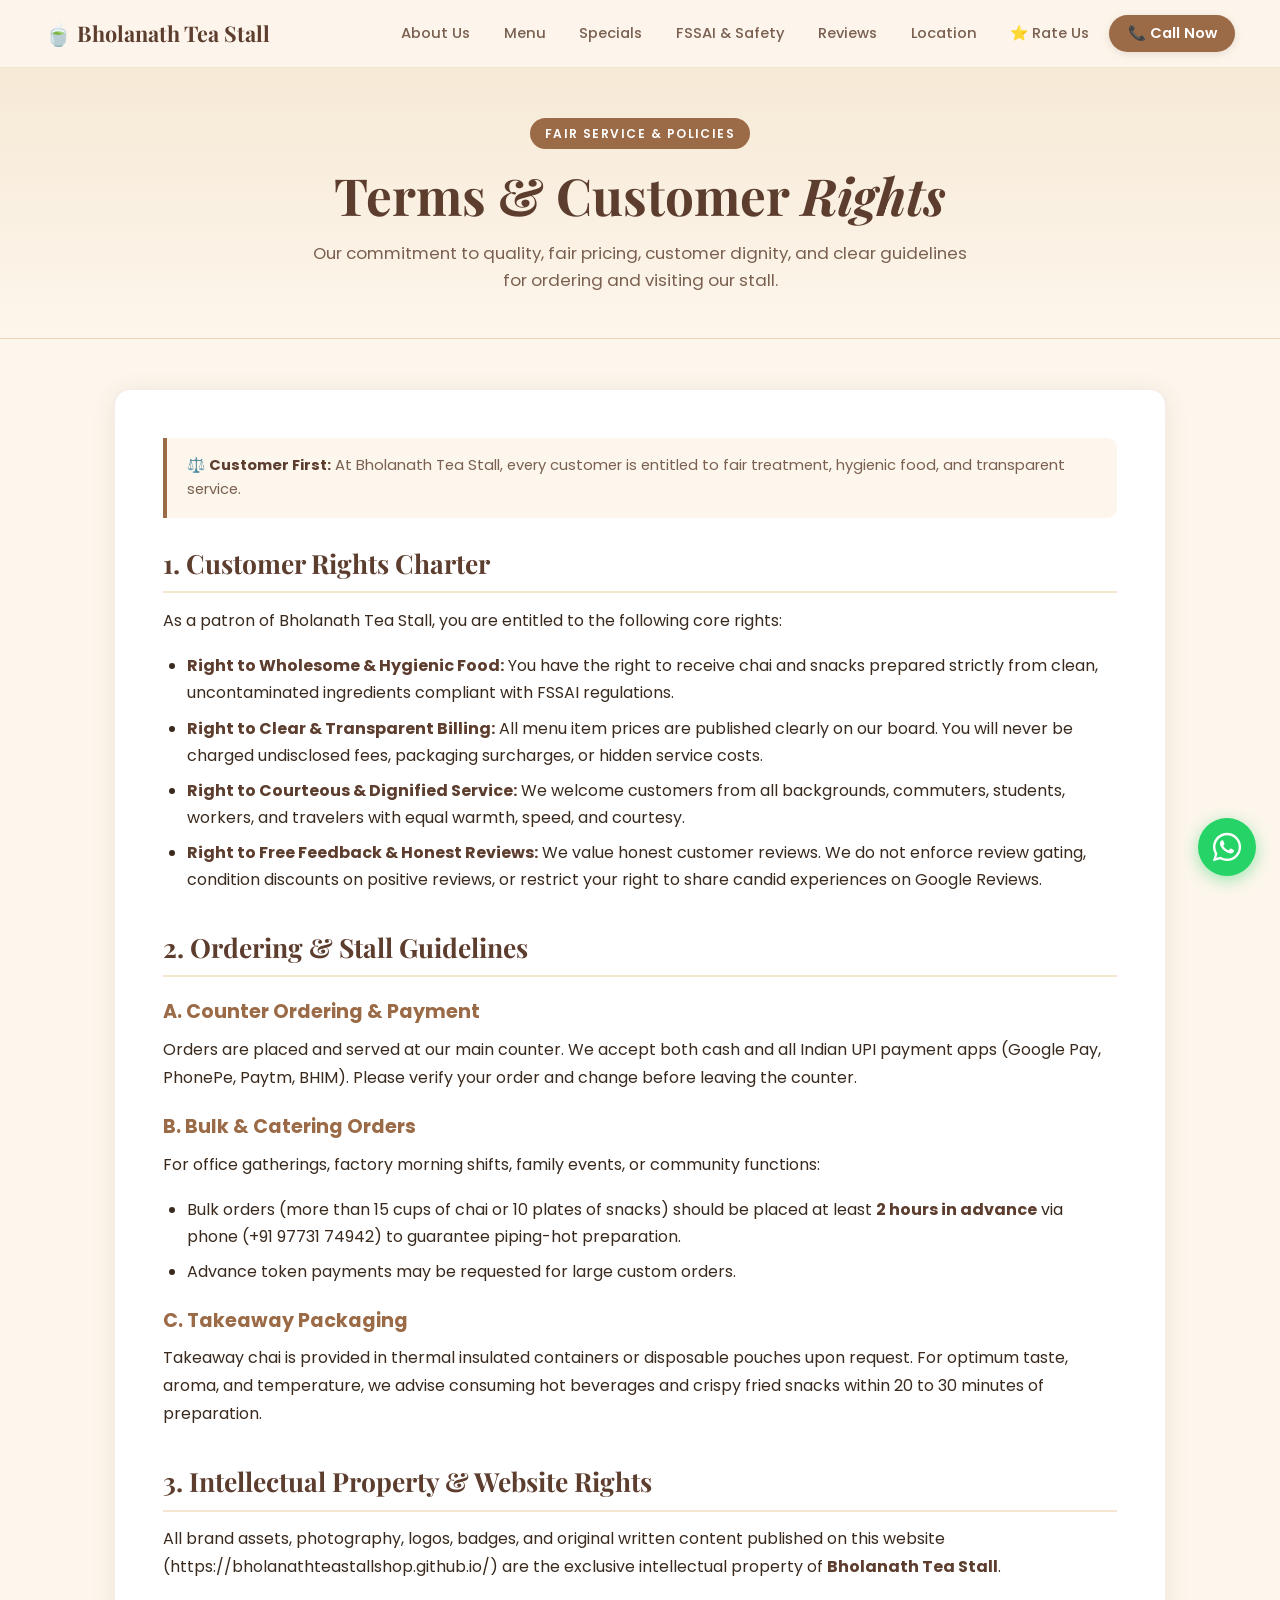
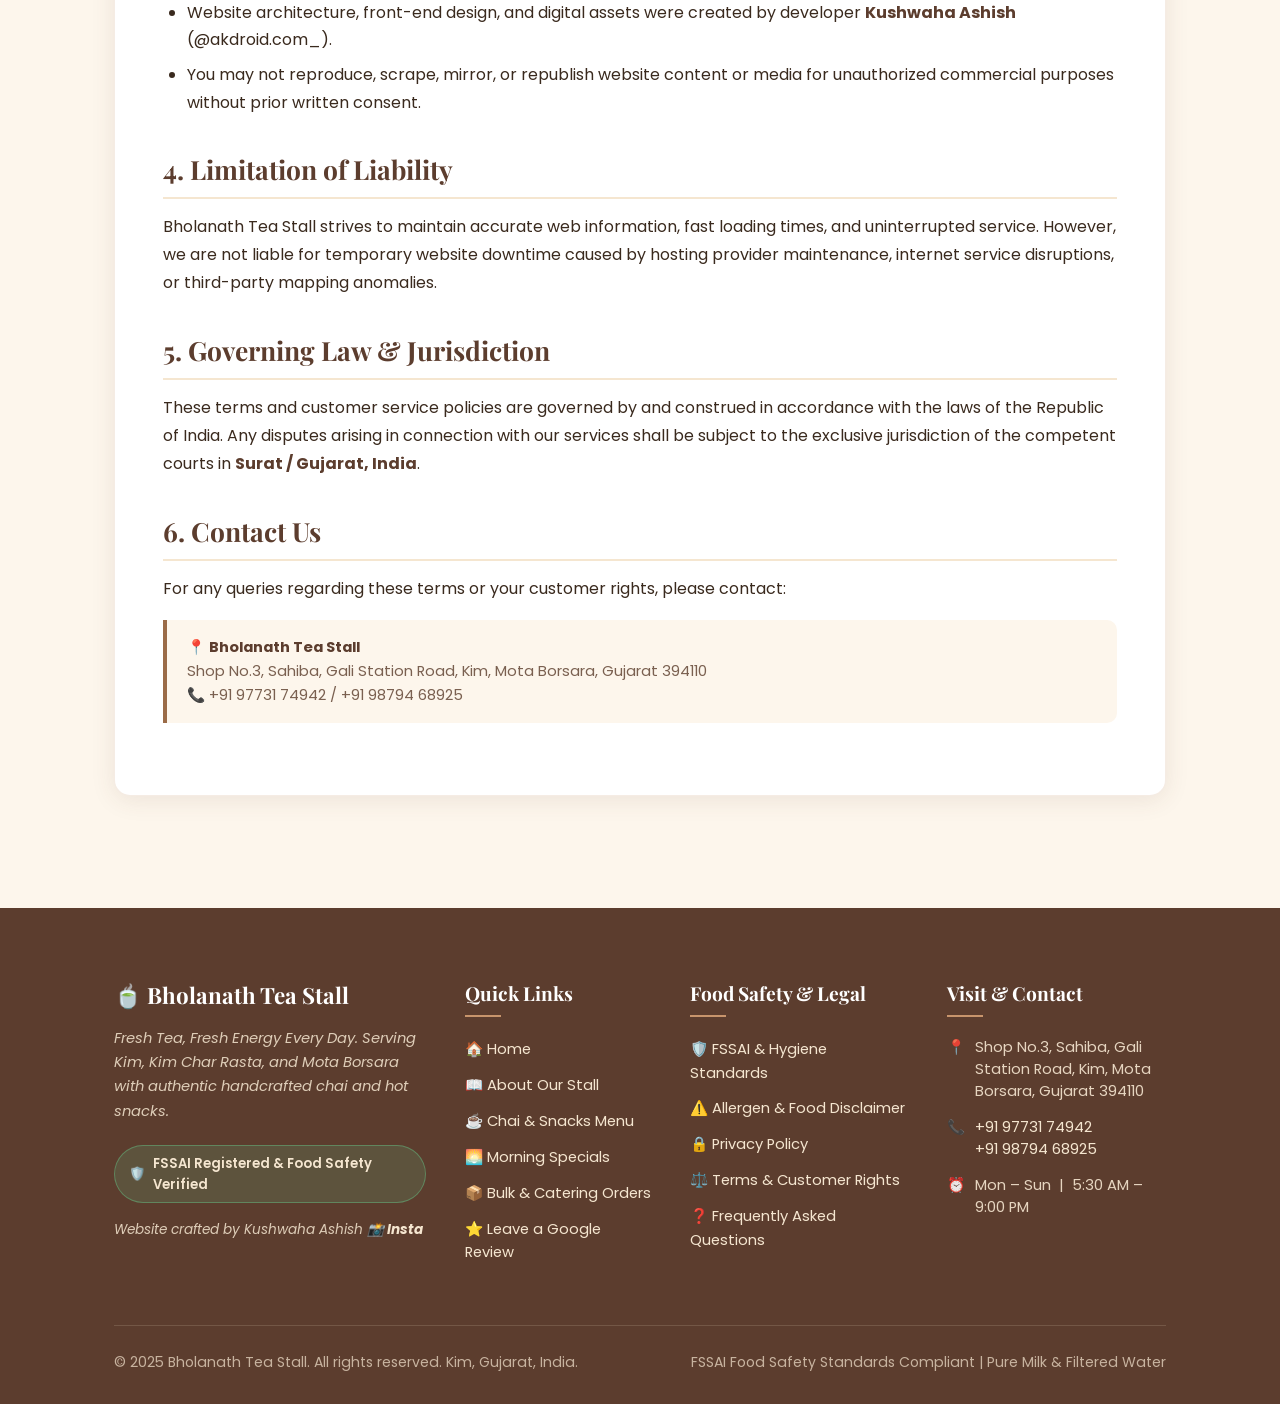
<file: terms.html>
<!DOCTYPE html>
<html lang="en">
<head>
  <!-- Google tag (gtag.js) -->
  <script async src="https://www.googletagmanager.com/gtag/js?id=G-TCXVY5QBS7"></script>
  <script>
    window.dataLayer = window.dataLayer || [];
    function gtag(){dataLayer.push(arguments);}
    gtag('js', new Date());

    gtag('config', 'G-TCXVY5QBS7');
  </script>
  <meta charset="UTF-8" />
  <meta name="viewport" content="width=device-width, initial-scale=1.0" />
  <meta name="google-site-verification" content="_FpxJEV5YkubX0_YiFSsyNqJK836sq9JZiDE_LdaLJc" />
  <title>Terms of Service &amp; Customer Rights – Bholanath Tea Stall, Kim</title>
  <meta name="description" content="Terms of Service, Customer Rights, Ordering Guidelines, and Copyright Policies for Bholanath Tea Stall, Kim, Gujarat." />
  <link rel="canonical" href="https://bholanathteastallshop.github.io/terms.html" />

  <link rel="icon" type="image/png" sizes="128x128" href="img/bholanath-tea-stall-favicon.png" />
  <link rel="icon" type="image/webp" sizes="128x128" href="img/bholanath-tea-stall-favicon.webp" />
  <link rel="shortcut icon" href="favicon.ico" type="image/x-icon" />
  <link rel="stylesheet" href="style.css" />
  <link rel="preconnect" href="https://fonts.googleapis.com" />
  <link rel="preconnect" href="https://fonts.gstatic.com" crossorigin />
  <link href="https://fonts.googleapis.com/css2?family=Playfair+Display:ital,wght@0,700;1,400&family=Poppins:wght@300;400;500;600&display=swap" rel="stylesheet" />
  <script async src="https://pagead2.googlesyndication.com/pagead/js/adsbygoogle.js?client=ca-pub-2458897753508445" crossorigin="anonymous"></script>
</head>
<body>

  <!-- NAVBAR -->
  <nav class="navbar" id="navbar">
    <div class="nav-inner">
      <a href="index.html#hero" class="logo">🍵 Bholanath Tea Stall</a>
      <button class="nav-toggle" id="navToggle" aria-label="Toggle menu">
        <span></span><span></span><span></span>
      </button>
      <ul class="nav-links" id="navLinks">
        <li><a href="about.html">About Us</a></li>
        <li><a href="index.html#menu">Menu</a></li>
        <li><a href="index.html#morning-special">Specials</a></li>
        <li><a href="about.html#fssai">FSSAI &amp; Safety</a></li>
        <li><a href="index.html#reviews">Reviews</a></li>
        <li><a href="index.html#location">Location</a></li>
        <li><a href="review.html">⭐ Rate Us</a></li>
        <li><a href="tel:+919773174942" class="nav-cta">📞 Call Now</a></li>
      </ul>
    </div>
  </nav>

  <!-- PAGE HERO -->
  <header class="page-hero">
    <div class="container">
      <span class="page-badge">Fair Service &amp; Policies</span>
      <h1 class="page-hero-title">Terms &amp; Customer <em>Rights</em></h1>
      <p class="page-hero-sub">Our commitment to quality, fair pricing, customer dignity, and clear guidelines for ordering and visiting our stall.</p>
    </div>
  </header>

  <!-- CONTENT -->
  <main class="content-wrapper">
    <div class="container">
      <article class="content-card">
        <div class="meta-info-box">
          ⚖️ <strong>Customer First:</strong> At Bholanath Tea Stall, every customer is entitled to fair treatment, hygienic food, and transparent service.
        </div>

        <h2>1. Customer Rights Charter</h2>
        <p>As a patron of Bholanath Tea Stall, you are entitled to the following core rights:</p>
        <ul>
          <li><strong>Right to Wholesome &amp; Hygienic Food:</strong> You have the right to receive chai and snacks prepared strictly from clean, uncontaminated ingredients compliant with FSSAI regulations.</li>
          <li><strong>Right to Clear &amp; Transparent Billing:</strong> All menu item prices are published clearly on our board. You will never be charged undisclosed fees, packaging surcharges, or hidden service costs.</li>
          <li><strong>Right to Courteous &amp; Dignified Service:</strong> We welcome customers from all backgrounds, commuters, students, workers, and travelers with equal warmth, speed, and courtesy.</li>
          <li><strong>Right to Free Feedback &amp; Honest Reviews:</strong> We value honest customer reviews. We do not enforce review gating, condition discounts on positive reviews, or restrict your right to share candid experiences on Google Reviews.</li>
        </ul>

        <h2>2. Ordering &amp; Stall Guidelines</h2>
        <h3>A. Counter Ordering &amp; Payment</h3>
        <p>Orders are placed and served at our main counter. We accept both cash and all Indian UPI payment apps (Google Pay, PhonePe, Paytm, BHIM). Please verify your order and change before leaving the counter.</p>

        <h3>B. Bulk &amp; Catering Orders</h3>
        <p>For office gatherings, factory morning shifts, family events, or community functions:</p>
        <ul>
          <li>Bulk orders (more than 15 cups of chai or 10 plates of snacks) should be placed at least <strong>2 hours in advance</strong> via phone (<a href="tel:+919773174942">+91 97731 74942</a>) to guarantee piping-hot preparation.</li>
          <li>Advance token payments may be requested for large custom orders.</li>
        </ul>

        <h3>C. Takeaway Packaging</h3>
        <p>Takeaway chai is provided in thermal insulated containers or disposable pouches upon request. For optimum taste, aroma, and temperature, we advise consuming hot beverages and crispy fried snacks within 20 to 30 minutes of preparation.</p>

        <h2>3. Intellectual Property &amp; Website Rights</h2>
        <p>All brand assets, photography, logos, badges, and original written content published on this website (<a href="https://bholanathteastallshop.github.io/">https://bholanathteastallshop.github.io/</a>) are the exclusive intellectual property of <strong>Bholanath Tea Stall</strong>.</p>
        <ul>
          <li>Website architecture, front-end design, and digital assets were created by developer <strong>Kushwaha Ashish</strong> (<a href="https://www.instagram.com/akdroid.com_/" target="_blank" rel="noopener noreferrer">@akdroid.com_</a>).</li>
          <li>You may not reproduce, scrape, mirror, or republish website content or media for unauthorized commercial purposes without prior written consent.</li>
        </ul>

        <h2>4. Limitation of Liability</h2>
        <p>Bholanath Tea Stall strives to maintain accurate web information, fast loading times, and uninterrupted service. However, we are not liable for temporary website downtime caused by hosting provider maintenance, internet service disruptions, or third-party mapping anomalies.</p>

        <h2>5. Governing Law &amp; Jurisdiction</h2>
        <p>These terms and customer service policies are governed by and construed in accordance with the laws of the Republic of India. Any disputes arising in connection with our services shall be subject to the exclusive jurisdiction of the competent courts in <strong>Surat / Gujarat, India</strong>.</p>

        <h2>6. Contact Us</h2>
        <p>For any queries regarding these terms or your customer rights, please contact:</p>
        <div class="meta-info-box">
          📍 <strong>Bholanath Tea Stall</strong><br>
          Shop No.3, Sahiba, Gali Station Road, Kim, Mota Borsara, Gujarat 394110<br>
          📞 <a href="tel:+919773174942">+91 97731 74942</a> / <a href="tel:+919879468925">+91 98794 68925</a>
        </div>
      </article>
    </div>
  </main>

  <!-- FOOTER -->
  <footer class="footer">
    <div class="container">
      <div class="footer-grid">
        <div class="footer-col footer-brand">
          <span class="logo">🍵 Bholanath Tea Stall</span>
          <p>Fresh Tea, Fresh Energy Every Day. Serving Kim, Kim Char Rasta, and Mota Borsara with authentic handcrafted chai and hot snacks.</p>
          <a href="about.html#fssai" class="footer-fssai-pill">
            🛡️ <span>FSSAI Registered &amp; Food Safety Verified</span>
          </a>
          <p style="margin-top: 1rem; font-size: 0.85rem;">Website crafted by Kushwaha Ashish <a href="https://www.instagram.com/akdroid.com_/" target="_blank" rel="noopener noreferrer"><b>📸 Insta</b></a></p>
        </div>

        <div class="footer-col">
          <h4>Quick Links</h4>
          <ul class="footer-links">
            <li><a href="index.html#hero">🏠 Home</a></li>
            <li><a href="about.html">📖 About Our Stall</a></li>
            <li><a href="index.html#menu">☕ Chai &amp; Snacks Menu</a></li>
            <li><a href="index.html#morning-special">🌅 Morning Specials</a></li>
            <li><a href="index.html#bulk-orders">📦 Bulk &amp; Catering Orders</a></li>
            <li><a href="review.html">⭐ Leave a Google Review</a></li>
          </ul>
        </div>

        <div class="footer-col">
          <h4>Food Safety &amp; Legal</h4>
          <ul class="footer-links">
            <li><a href="about.html#fssai">🛡️ FSSAI &amp; Hygiene Standards</a></li>
            <li><a href="disclaimer.html">⚠️ Allergen &amp; Food Disclaimer</a></li>
            <li><a href="privacy-policy.html">🔒 Privacy Policy</a></li>
            <li><a href="terms.html">⚖️ Terms &amp; Customer Rights</a></li>
            <li><a href="index.html#faq">❓ Frequently Asked Questions</a></li>
          </ul>
        </div>

        <div class="footer-col">
          <h4>Visit &amp; Contact</h4>
          <div class="footer-contact-item">
            <span>📍</span>
            <span>Shop No.3, Sahiba, Gali Station Road, Kim, Mota Borsara, Gujarat 394110</span>
          </div>
          <div class="footer-contact-item">
            <span>📞</span>
            <span><a href="tel:+919773174942">+91 97731 74942</a><br><a href="tel:+919879468925">+91 98794 68925</a></span>
          </div>
          <div class="footer-contact-item">
            <span>⏰</span>
            <span>Mon – Sun &nbsp;|&nbsp; 5:30 AM – 9:00 PM</span>
          </div>
        </div>
      </div>

      <div class="footer-bottom">
        <div>© 2025 Bholanath Tea Stall. All rights reserved. Kim, Gujarat, India.</div>
        <div>FSSAI Food Safety Standards Compliant | Pure Milk &amp; Filtered Water</div>
      </div>
    </div>
  </footer>

  <!-- Floating WhatsApp Button -->
  <a href="https://wa.me/919773174942?text=Hi%2C%20I%27d%20like%20to%20know%20more%20about%20Bholanath%20Tea%20Stall."
     class="whatsapp-float"
     target="_blank"
     rel="noopener noreferrer"
     aria-label="Chat with Bholanath Tea Stall on WhatsApp">
    <svg width="34" height="34" viewBox="0 0 24 24" fill="white">
      <path d="M12.04 2C6.58 2 2.13 6.45 2.13 11.91C2.13 13.66 2.59 15.36 3.45 16.86L2.05 22L7.3 20.62C8.75 21.41 10.38 21.83 12.04 21.83C17.5 21.83 21.95 17.38 21.95 11.92C21.95 9.27 20.92 6.78 19.05 4.91C17.18 3.03 14.69 2 12.04 2ZM12.04 3.67C14.25 3.67 16.31 4.53 17.87 6.09C19.42 7.65 20.28 9.72 20.28 11.92C20.28 16.46 16.58 20.15 12.04 20.15C10.56 20.15 9.11 19.76 7.85 19.01L7.55 18.83L4.43 19.65L5.26 16.61L5.06 16.29C4.24 14.99 3.81 13.47 3.81 11.91C3.81 7.37 7.5 3.67 12.04 3.67ZM8.53 7.33C8.37 7.33 8.1 7.39 7.87 7.64C7.65 7.89 7.02 8.48 7.02 9.68C7.02 10.88 7.9 12.04 8.02 12.2C8.15 12.37 9.71 14.88 12.18 15.86C14.24 16.67 14.65 16.51 15.1 16.47C15.54 16.43 16.54 15.88 16.74 15.31C16.95 14.74 16.95 14.25 16.89 14.15C16.82 14.05 16.66 13.99 16.41 13.86C16.16 13.74 14.94 13.14 14.71 13.06C14.49 12.97 14.32 12.93 14.15 13.18C13.99 13.43 13.51 13.99 13.37 14.15C13.23 14.32 13.08 14.34 12.83 14.21C12.59 14.09 11.79 13.82 10.84 12.98C10.11 12.32 9.61 11.51 9.47 11.26C9.33 11.02 9.45 10.88 9.58 10.76C9.69 10.65 9.83 10.47 9.95 10.33C10.08 10.18 10.12 10.08 10.2 9.92C10.28 9.75 10.24 9.61 10.18 9.49C10.12 9.36 9.64 8.2 9.45 7.73C9.25 7.27 9.06 7.33 8.92 7.32C8.78 7.32 8.62 7.33 8.53 7.33Z"/>
    </svg>
  </a>

  <script src="script.js"></script>
</body>
</html>
</file>
<file: style.css>
/* ===========================
   CSS Variables & Reset
   =========================== */
:root {
  --cream: #fdf6ec;
  --beige: #f5e6d0;
  --light-brown: #c8956c;
  --warm-brown: #9b6b47;
  --deep-brown: #5c3d2e;
  --green: #6b8f71;
  --light-green: #e8f0e9;
  --text: #3a2a1e;
  --text-muted: #7a6050;
  --white: #ffffff;
  --shadow: 0 4px 24px rgba(92, 61, 46, 0.10);
  --shadow-hover: 0 8px 36px rgba(92, 61, 46, 0.18);
  --radius: 16px;
  --radius-sm: 10px;
  --nav-height: 68px;
  --font-display: 'Playfair Display', Georgia, serif;
  --font-body: 'Poppins', sans-serif;
}

*, *::before, *::after { box-sizing: border-box; margin: 0; padding: 0; }

html { scroll-behavior: smooth; font-size: 16px; }

body {
  font-family: var(--font-body);
  background: var(--cream);
  color: var(--text);
  line-height: 1.6;
  overflow-x: hidden;
}

a { text-decoration: none; color: inherit; }
img { max-width: 100%; display: block; }

/* ===========================
   Utility
   =========================== */
.container {
  max-width: 1100px;
  margin: 0 auto;
  padding: 0 1.5rem;
}

.section {
  padding: 96px 0;
}

.section-tint {
  background: var(--beige);
}

.section-label {
  font-size: 0.75rem;
  font-weight: 600;
  letter-spacing: 0.18em;
  text-transform: uppercase;
  color: var(--green);
  margin-bottom: 0.6rem;
}

.section-title {
  font-family: var(--font-display);
  font-size: clamp(2rem, 4vw, 2.8rem);
  color: var(--deep-brown);
  margin-bottom: 2.5rem;
  line-height: 1.2;
}

.section-title em {
  font-style: italic;
  color: var(--light-brown);
}

/* ===========================
   Buttons
   =========================== */
.btn {
  display: inline-flex;
  align-items: center;
  gap: 0.4rem;
  padding: 0.75rem 1.6rem;
  border-radius: 50px;
  font-family: var(--font-body);
  font-size: 0.95rem;
  font-weight: 500;
  cursor: pointer;
  border: none;
  transition: all 0.25s ease;
  white-space: nowrap;
}

.btn-primary {
  background: var(--warm-brown);
  color: var(--white);
  box-shadow: 0 4px 16px rgba(155, 107, 71, 0.35);
}

.btn-primary:hover {
  background: var(--deep-brown);
  transform: translateY(-2px);
  box-shadow: 0 6px 24px rgba(92, 61, 46, 0.35);
}

.btn-outline {
  background: transparent;
  color: var(--white);
  border: 2px solid rgba(255,255,255,0.7);
}

.btn-outline:hover {
  background: rgba(255,255,255,0.15);
  border-color: var(--white);
  transform: translateY(-2px);
}

/* ===========================
   Navbar
   =========================== */
.navbar {
  position: fixed;
  top: 0; left: 0; right: 0;
  z-index: 1000;
  height: var(--nav-height);
  background: rgba(253, 246, 236, 0.95);
  backdrop-filter: blur(12px);
  -webkit-backdrop-filter: blur(12px);
  border-bottom: 1px solid rgba(200, 149, 108, 0.2);
  transition: box-shadow 0.3s, background 0.3s;
}

.navbar.scrolled {
  box-shadow: 0 4px 20px rgba(92, 61, 46, 0.12);
  background: rgba(253, 246, 236, 0.98);
}

.nav-inner {
  width: 100%;
  max-width: 100%;
  padding: 0 clamp(1.25rem, 3.5vw, 3.5rem);
  height: 100%;
  display: flex;
  align-items: center;
  justify-content: space-between;
  gap: 1.5rem;
}

.logo {
  font-family: var(--font-display);
  font-size: 1.35rem;
  color: var(--deep-brown);
  font-weight: 700;
  display: inline-flex;
  align-items: center;
  gap: 0.5rem;
  white-space: nowrap;
  flex-shrink: 0;
}

.nav-links {
  list-style: none;
  display: flex;
  gap: 0.4rem;
  align-items: center;
  flex-wrap: nowrap;
}

.nav-links a {
  font-size: 0.92rem;
  font-weight: 500;
  color: var(--text-muted);
  padding: 0.45rem 0.85rem;
  border-radius: 50px;
  transition: all 0.2s;
  white-space: nowrap;
  display: inline-flex;
  align-items: center;
  gap: 0.35rem;
}

.nav-links a:hover,
.nav-links a.active {
  color: var(--deep-brown);
  background: var(--beige);
}

.nav-cta {
  background: var(--warm-brown) !important;
  color: var(--white) !important;
  padding: 0.45rem 1.15rem !important;
  font-weight: 600 !important;
  box-shadow: 0 2px 8px rgba(92, 61, 46, 0.15);
}

.nav-cta:hover {
  background: var(--deep-brown) !important;
  transform: translateY(-1px);
}

.nav-toggle {
  display: none;
  flex-direction: column;
  gap: 5px;
  background: none;
  border: none;
  cursor: pointer;
  padding: 4px;
}

.nav-toggle span {
  display: block;
  width: 24px;
  height: 2px;
  background: var(--deep-brown);
  border-radius: 2px;
  transition: all 0.3s;
}

/* ===========================
   Hero
   =========================== */
.hero {
  position: relative;
  min-height: 100vh;
  display: flex;
  align-items: center;
  justify-content: center;
  overflow: hidden;
  background: var(--deep-brown);
  padding-top: var(--nav-height);
}

.hero-bg {
  position: absolute;
  inset: 0;
  background:
    radial-gradient(ellipse at 20% 50%, rgba(200, 149, 108, 0.35) 0%, transparent 60%),
    radial-gradient(ellipse at 80% 20%, rgba(107, 143, 113, 0.2) 0%, transparent 50%),
    radial-gradient(ellipse at 60% 80%, rgba(155, 107, 71, 0.25) 0%, transparent 50%);
}

/* Decorative tea ring pattern */
.hero-bg::after {
  content: '';
  position: absolute;
  top: 10%;
  right: 8%;
  width: 320px;
  height: 320px;
  border-radius: 50%;
  border: 60px solid rgba(200, 149, 108, 0.06);
  box-shadow: inset 0 0 0 20px rgba(200, 149, 108, 0.04);
}

.hero-content {
  position: relative;
  z-index: 2;
  text-align: center;
  padding: 2rem 1.5rem;
  max-width: 700px;
}

.hero-badge {
  display: inline-block;
  background: rgba(200, 149, 108, 0.2);
  border: 1px solid rgba(200, 149, 108, 0.4);
  color: rgba(255, 220, 180, 0.9);
  font-size: 0.75rem;
  font-weight: 600;
  letter-spacing: 0.15em;
  text-transform: uppercase;
  padding: 0.35rem 1rem;
  border-radius: 50px;
  margin-bottom: 1.5rem;
}

.hero-title {
  font-family: var(--font-display);
  font-size: clamp(3.5rem, 10vw, 6.5rem);
  color: var(--cream);
  line-height: 1.05;
  margin-bottom: 1rem;
  letter-spacing: -0.02em;
}

.hero-title em {
  font-style: italic;
  color: var(--light-brown);
}

.hero-tagline {
  font-size: clamp(1rem, 2.5vw, 1.25rem);
  color: rgba(253, 246, 236, 0.7);
  font-weight: 300;
  margin-bottom: 2.5rem;
  letter-spacing: 0.03em;
}

.hero-actions {
  display: flex;
  gap: 1rem;
  justify-content: center;
  flex-wrap: wrap;
  margin-bottom: 2rem;
}

.hero-hours {
  font-size: 0.82rem;
  color: rgba(253, 246, 236, 0.5);
  letter-spacing: 0.05em;
}

.hero-scroll-hint {
  position: absolute;
  bottom: 2rem;
  left: 50%;
  transform: translateX(-50%);
  color: rgba(253, 246, 236, 0.4);
  font-size: 1.4rem;
  animation: bounce 2s infinite;
  z-index: 2;
}

@keyframes bounce {
  0%, 100% { transform: translateX(-50%) translateY(0); }
  50% { transform: translateX(-50%) translateY(8px); }
}

/* ===========================
   About
   =========================== */
.about-grid {
  display: grid;
  grid-template-columns: 1fr 1fr;
  gap: 3rem;
  align-items: start;
}

.about-text p {
  color: var(--text-muted);
  margin-bottom: 1rem;
  font-size: 1.025rem;
  line-height: 1.8;
}

.about-text strong { color: var(--deep-brown); }

.about-highlights {
  display: flex;
  flex-direction: column;
  gap: 1rem;
}

.highlight-card {
  display: flex;
  align-items: center;
  gap: 1rem;
  background: var(--white);
  border-radius: var(--radius-sm);
  padding: 1.1rem 1.3rem;
  box-shadow: var(--shadow);
  transition: transform 0.25s, box-shadow 0.25s;
}

.highlight-card:hover {
  transform: translateX(6px);
  box-shadow: var(--shadow-hover);
}

.highlight-icon {
  font-size: 1.8rem;
  flex-shrink: 0;
  width: 48px;
  height: 48px;
  display: flex;
  align-items: center;
  justify-content: center;
  background: var(--beige);
  border-radius: 50%;
}

.highlight-card strong {
  display: block;
  color: var(--deep-brown);
  font-weight: 600;
  margin-bottom: 0.1rem;
}

.highlight-card p {
  font-size: 0.85rem;
  color: var(--text-muted);
  margin: 0;
}

/* ===========================
   Menu
   =========================== */
.menu-grid {
  display: grid;
  grid-template-columns: 1fr 1fr;
  gap: 2rem;
}

.menu-category {
  background: var(--white);
  border-radius: var(--radius);
  padding: 2rem;
  box-shadow: var(--shadow);
}

.menu-cat-title {
  font-family: var(--font-display);
  font-size: 1.3rem;
  color: var(--deep-brown);
  margin-bottom: 1.4rem;
  padding-bottom: 0.75rem;
  border-bottom: 2px solid var(--beige);
}

.menu-list {
  list-style: none;
  display: flex;
  flex-direction: column;
  gap: 1.2rem;
}

.menu-list li {
  display: flex;
  flex-direction: column;
  gap: 0.2rem;
}

.menu-item-name {
  font-weight: 600;
  color: var(--text);
  display: flex;
  align-items: center;
  gap: 0.5rem;
  flex-wrap: wrap;
}

.menu-item-desc {
  font-size: 0.85rem;
  color: var(--text-muted);
}

.tag {
  font-size: 0.68rem;
  font-weight: 600;
  padding: 0.15rem 0.55rem;
  border-radius: 50px;
  background: var(--beige);
  color: var(--warm-brown);
  letter-spacing: 0.04em;
}

.tag.popular {
  background: rgba(107, 143, 113, 0.15);
  color: var(--green);
}

.menu-note {
  margin-top: 1.5rem;
  font-size: 0.82rem;
  color: var(--text-muted);
  font-style: italic;
}

/* ===========================
   Reviews
   =========================== */
.rating-summary {
  display: flex;
  align-items: center;
  gap: 1.2rem;
  margin-bottom: 2.5rem;
  background: var(--white);
  display: inline-flex;
  padding: 1rem 1.8rem;
  border-radius: var(--radius);
  box-shadow: var(--shadow);
}

.rating-score {
  font-family: var(--font-display);
  font-size: 3.5rem;
  color: var(--deep-brown);
  line-height: 1;
}

.stars {
  font-size: 1.3rem;
  color: #e8a020;
  letter-spacing: 0.05em;
}

.star-half { opacity: 0.5; }

.rating-count {
  font-size: 0.85rem;
  color: var(--text-muted);
  margin-top: 0.2rem;
}

.reviews-grid {
  display: grid;
  grid-template-columns: repeat(auto-fill, minmax(280px, 1fr));
  gap: 1.25rem;
}

.review-card {
  background: var(--white);
  border-radius: var(--radius);
  padding: 1.5rem;
  box-shadow: var(--shadow);
  transition: transform 0.25s, box-shadow 0.25s;
  border-top: 3px solid var(--light-brown);
}

.review-card:hover {
  transform: translateY(-4px);
  box-shadow: var(--shadow-hover);
}

.review-stars {
  color: #e8a020;
  margin-bottom: 0.75rem;
  font-size: 0.95rem;
}

.review-text {
  font-size: 0.95rem;
  color: var(--text-muted);
  line-height: 1.7;
  margin-bottom: 0.9rem;
  font-style: italic;
}

.review-author {
  font-size: 0.82rem;
  font-weight: 600;
  color: var(--deep-brown);
}

.google-review-card {
  background: var(--white);
  border-radius: var(--radius);
  padding: 2rem 2.2rem;
  box-shadow: var(--shadow);
  border-top: 3px solid var(--light-brown);
  display: flex;
  align-items: center;
  justify-content: space-between;
  gap: 1.5rem;
  flex-wrap: wrap;
  max-width: 680px;
  transition: transform 0.25s, box-shadow 0.25s;
}

.google-review-card:hover {
  transform: translateY(-4px);
  box-shadow: var(--shadow-hover);
}

.google-review-content {
  display: flex;
  align-items: center;
  gap: 1.25rem;
  flex: 1;
  min-width: 260px;
}

.google-review-icon {
  width: 52px;
  height: 52px;
  border-radius: 50%;
  background: var(--beige);
  display: flex;
  align-items: center;
  justify-content: center;
  flex-shrink: 0;
}

.google-review-title {
  font-family: var(--font-display);
  font-size: 1.35rem;
  color: var(--deep-brown);
  margin-bottom: 0.3rem;
}

.google-review-desc {
  font-size: 0.9rem;
  color: var(--text-muted);
  line-height: 1.5;
}

/* ===========================
   Location
   =========================== */
.location-grid {
  display: grid;
  grid-template-columns: 1fr 1.5fr;
  gap: 2.5rem;
  align-items: start;
}

.location-info {
  display: flex;
  flex-direction: column;
  gap: 1rem;
}

.info-card {
  display: flex;
  gap: 1rem;
  align-items: flex-start;
  background: var(--white);
  border-radius: var(--radius-sm);
  padding: 1rem 1.3rem;
  box-shadow: var(--shadow);
}

.info-icon {
  font-size: 1.4rem;
  flex-shrink: 0;
  margin-top: 0.1rem;
}

.info-card strong {
  display: block;
  color: var(--deep-brown);
  font-weight: 600;
  margin-bottom: 0.25rem;
}

.info-card p {
  font-size: 0.88rem;
  color: var(--text-muted);
  line-height: 1.6;
  margin: 0;
}

.info-card em {
  font-size: 0.82rem;
  color: var(--light-brown);
}

.map-wrapper {
  border-radius: var(--radius);
  overflow: hidden;
  box-shadow: var(--shadow);
}

.map-wrapper iframe {
  display: block;
  width: 100%;
}

/* ===========================
   Contact
   =========================== */
.contact-container {
  text-align: center;
}

.contact-cards {
  display: flex;
  gap: 1.5rem;
  justify-content: center;
  flex-wrap: wrap;
  margin-top: 0.5rem;
}

.contact-card {
  background: var(--white);
  border-radius: var(--radius);
  padding: 2rem 2.5rem;
  box-shadow: var(--shadow);
  display: flex;
  flex-direction: column;
  align-items: center;
  gap: 0.5rem;
  min-width: 190px;
  transition: transform 0.25s, box-shadow 0.25s;
  border-bottom: 3px solid var(--light-brown);
}

.contact-card:hover {
  transform: translateY(-5px);
  box-shadow: var(--shadow-hover);
}

.contact-icon {
  font-size: 2rem;
  margin-bottom: 0.25rem;
}

.contact-card strong {
  color: var(--deep-brown);
  font-weight: 600;
  font-size: 0.95rem;
}

.contact-card span {
  font-size: 0.88rem;
  color: var(--text-muted);
  text-align: center;
  line-height: 1.5;
}

a.contact-card:hover {
  background: var(--warm-brown);
  color: var(--white);
}

a.contact-card:hover strong,
a.contact-card:hover span {
  color: var(--white);
}

/* ===========================
   Footer
   =========================== */
.footer {
  background: var(--deep-brown);
  color: rgba(253, 246, 236, 0.8);
  padding: 3rem 0 1.5rem;
}

.footer-inner {
  display: flex;
  gap: 3rem;
  justify-content: space-between;
  flex-wrap: wrap;
  margin-bottom: 2rem;
}

.footer-brand .logo {
  color: var(--cream);
  font-size: 1.2rem;
  display: block;
  margin-bottom: 0.5rem;
}

.footer-brand p {
  font-size: 0.85rem;
  color: rgba(253, 246, 236, 0.55);
  font-style: italic;
}

.footer-details p {
  font-size: 0.85rem;
  margin-bottom: 0.4rem;
  color: rgba(253, 246, 236, 0.7);
}

.footer-details a {
  color: var(--light-brown);
}

.footer-details a:hover { color: var(--cream); }

.footer-bottom {
  border-top: 1px solid rgba(253, 246, 236, 0.1);
  padding-top: 1.25rem;
  text-align: center;
  font-size: 0.78rem;
  color: rgba(253, 246, 236, 0.35);
}

/* ===========================
   Menu item price
   =========================== */
.menu-item-price {
  display: inline-block;
  font-size: 0.82rem;
  font-weight: 700;
  color: var(--warm-brown);
  background: var(--beige);
  padding: 0.15rem 0.55rem;
  border-radius: 50px;
  margin-top: 0.25rem;
  align-self: flex-start;
}

/* ===========================
   Shift Sections (Morning / Evening)
   =========================== */
.shift-section {
  position: relative;
  overflow: hidden;
}

.shift-morning {
  background: linear-gradient(135deg, #fffbf0 0%, #fef3d8 60%, #fde8c0 100%);
}

.shift-evening {
  background: linear-gradient(135deg, #f5f0ff 0%, #ede8f5 50%, #e8e0f5 100%);
}

.shift-header {
  display: flex;
  align-items: center;
  gap: 1rem;
  margin-bottom: 0.75rem;
  flex-wrap: wrap;
}

.shift-badge {
  display: inline-flex;
  align-items: center;
  gap: 0.4rem;
  font-size: 0.78rem;
  font-weight: 700;
  letter-spacing: 0.12em;
  text-transform: uppercase;
  padding: 0.35rem 1.1rem;
  border-radius: 50px;
}

.badge-morning {
  background: #fff3cd;
  color: #a06000;
  border: 1.5px solid #f5c842;
}

.badge-evening {
  background: #ede0ff;
  color: #6b3fa0;
  border: 1.5px solid #c49fec;
}

.shift-time {
  font-size: 0.85rem;
  font-weight: 600;
  color: var(--text-muted);
  background: rgba(255,255,255,0.7);
  padding: 0.3rem 0.9rem;
  border-radius: 50px;
  border: 1px solid rgba(0,0,0,0.08);
}

.shift-intro {
  font-size: 1rem;
  color: var(--text-muted);
  margin-bottom: 2rem;
  max-width: 560px;
  line-height: 1.7;
}

/* ===========================
   Price Cards
   =========================== */
.price-grid {
  display: grid;
  grid-template-columns: repeat(auto-fill, minmax(240px, 1fr));
  gap: 1.25rem;
}

.price-grid-single {
  grid-template-columns: 1fr;
  max-width: 640px;
}

.price-card {
  background: var(--white);
  border-radius: var(--radius);
  padding: 1.5rem;
  box-shadow: var(--shadow);
  display: flex;
  flex-direction: column;
  gap: 0.75rem;
  transition: transform 0.25s, box-shadow 0.25s;
  border-top: 3px solid var(--light-brown);
}

.price-card:hover {
  transform: translateY(-5px);
  box-shadow: var(--shadow-hover);
}

.price-card-featured {
  border-top-color: var(--green);
  background: linear-gradient(160deg, var(--white) 80%, var(--light-green) 100%);
}

.price-card-wide {
  flex-direction: row;
  align-items: flex-start;
  gap: 1.25rem;
}

.price-card-icon {
  font-size: 2.2rem;
  flex-shrink: 0;
  width: 56px;
  height: 56px;
  display: flex;
  align-items: center;
  justify-content: center;
  background: var(--beige);
  border-radius: 50%;
}

.price-card-icon-lg {
  width: 72px;
  height: 72px;
  font-size: 2.8rem;
}

.price-card-body {
  flex: 1;
}

.price-card-body h4 {
  font-size: 1.05rem;
  font-weight: 600;
  color: var(--deep-brown);
  margin-bottom: 0.3rem;
  display: flex;
  align-items: center;
  gap: 0.45rem;
  flex-wrap: wrap;
}

.price-card-body p {
  font-size: 0.88rem;
  color: var(--text-muted);
  line-height: 1.6;
}

.price-tag {
  display: flex;
  flex-direction: column;
  align-items: flex-end;
  flex-shrink: 0;
  justify-content: flex-end;
}

.price-tag-lg {
  justify-content: flex-start;
  padding-top: 0.25rem;
}

.price-amount {
  font-family: var(--font-display);
  font-size: 1.8rem;
  font-weight: 700;
  color: var(--warm-brown);
  line-height: 1;
}

.price-unit {
  font-size: 0.72rem;
  font-weight: 600;
  color: var(--text-muted);
  text-align: right;
  letter-spacing: 0.03em;
  margin-top: 0.15rem;
}

.bhajiya-tags {
  display: flex;
  gap: 0.5rem;
  margin-top: 0.75rem;
  flex-wrap: wrap;
}

.trait-tag {
  font-size: 0.75rem;
  font-weight: 600;
  padding: 0.2rem 0.65rem;
  border-radius: 50px;
  background: rgba(107, 143, 113, 0.12);
  color: var(--green);
  border: 1px solid rgba(107, 143, 113, 0.25);
}

/* ===========================
   Image Menu Cards
   =========================== */
.menu-cat-heading {
  font-family: var(--font-display);
  font-size: 1.4rem;
  color: var(--deep-brown);
  margin-bottom: 1.4rem;
  padding-bottom: 0.6rem;
  border-bottom: 2px solid rgba(200,149,108,0.25);
  display: flex;
  align-items: center;
  gap: 0.5rem;
}

.img-menu-grid {
  display: grid;
  grid-template-columns: repeat(auto-fill, minmax(220px, 1fr));
  gap: 1.25rem;
}

.img-menu-card {
  background: var(--white);
  border-radius: var(--radius);
  overflow: hidden;
  box-shadow: var(--shadow);
  transition: transform 0.28s ease, box-shadow 0.28s ease;
  display: flex;
  flex-direction: column;
}

.img-menu-card:hover {
  transform: translateY(-6px);
  box-shadow: var(--shadow-hover);
}

.img-menu-photo {
  position: relative;
  width: 100%;
  height: 165px;
  overflow: hidden;
  background: var(--beige);
  display: flex;
  align-items: center;
  justify-content: center;
}

.img-menu-photo img {
  width: 100%;
  height: 100%;
  object-fit: cover;
  transition: transform 0.4s ease;
  display: block;
}

.img-menu-card:hover .img-menu-photo img {
  transform: scale(1.06);
}

.img-menu-photo.img-fallback {
  font-size: 3.5rem;
}

.img-overlay-emoji {
  position: absolute;
  top: 8px;
  right: 10px;
  font-size: 1.6rem;
  background: rgba(255,255,255,0.85);
  border-radius: 50%;
  width: 38px;
  height: 38px;
  display: flex;
  align-items: center;
  justify-content: center;
  backdrop-filter: blur(4px);
  box-shadow: 0 2px 8px rgba(0,0,0,0.12);
}

.img-menu-info {
  padding: 1rem 1.1rem 1.1rem;
  display: flex;
  flex-direction: column;
  gap: 0.3rem;
  flex: 1;
}

.img-menu-top {
  display: flex;
  align-items: center;
  gap: 0.45rem;
  flex-wrap: wrap;
}

.img-menu-name {
  font-weight: 600;
  font-size: 0.97rem;
  color: var(--deep-brown);
}

.img-menu-desc {
  font-size: 0.82rem;
  color: var(--text-muted);
  line-height: 1.5;
  flex: 1;
}

.img-menu-price {
  font-family: var(--font-display);
  font-size: 1.15rem;
  font-weight: 700;
  color: var(--warm-brown);
  margin-top: 0.4rem;
}

/* ===========================
   Price Card Images
   =========================== */
.price-card-img {
  position: relative;
  width: 100%;
  height: 160px;
  border-radius: calc(var(--radius) - 4px);
  overflow: hidden;
  background: var(--beige);
  display: flex;
  align-items: center;
  justify-content: center;
  flex-shrink: 0;
}

.price-card-img img {
  width: 100%;
  height: 100%;
  object-fit: cover;
  transition: transform 0.4s ease;
}

.price-card:hover .price-card-img img {
  transform: scale(1.06);
}

.price-card-img-wide {
  width: 200px;
  height: 180px;
  border-radius: calc(var(--radius) - 4px);
}

.price-img-fallback {
  font-size: 3rem;
  width: 100%;
  height: 100%;
  align-items: center;
  justify-content: center;
  background: var(--beige);
  border-radius: inherit;
}

.price-img-badge {
  position: absolute;
  bottom: 8px;
  left: 8px;
  font-size: 0.68rem;
  font-weight: 700;
  text-transform: uppercase;
  letter-spacing: 0.08em;
  padding: 0.2rem 0.55rem;
  border-radius: 50px;
  background: var(--green);
  color: var(--white);
  backdrop-filter: blur(4px);
}

.price-img-badge.badge-eve {
  background: #7c5cbf;
}

/* ===========================
   Responsive
   =========================== */
@media (max-width: 1024px) {
  .nav-links {
    display: none;
    position: fixed;
    top: var(--nav-height);
    left: 0; right: 0;
    background: var(--cream);
    flex-direction: column;
    padding: 1.5rem;
    border-bottom: 1px solid var(--beige);
    box-shadow: 0 10px 30px rgba(92, 61, 46, 0.12);
    gap: 0.4rem;
    max-height: calc(100vh - var(--nav-height));
    overflow-y: auto;
  }

  .nav-links.open { display: flex; }
  .nav-toggle { display: flex; }

  .nav-links a {
    width: 100%;
    padding: 0.7rem 1.15rem;
    font-size: 1.02rem;
  }
}

@media (max-width: 768px) {
  .section { padding: 64px 0; }

  .about-grid,
  .menu-grid,
  .location-grid {
    grid-template-columns: 1fr;
    gap: 1.5rem;
  }

  .img-menu-grid {
    grid-template-columns: repeat(2, 1fr);
  }

  .price-card-wide {
    flex-direction: column;
  }

  .price-card-img-wide {
    width: 100%;
    height: 180px;
  }

  .price-tag,
  .price-tag-lg {
    align-items: flex-start;
  }

  .price-unit { text-align: left; }

  .hero-title { font-size: clamp(3rem, 12vw, 4.5rem); }

  .hero-actions {
    flex-direction: column;
    align-items: center;
  }

  .rating-summary { flex-direction: column; text-align: center; }

  .google-review-card {
    padding: 1.5rem;
    flex-direction: column;
    align-items: flex-start;
  }

  .google-review-content {
    flex-direction: column;
    align-items: flex-start;
    gap: 0.75rem;
  }

  .footer-inner { flex-direction: column; gap: 1.5rem; }

  .reviews-grid { grid-template-columns: 1fr; }
}

@media (max-width: 480px) {
  .contact-cards { flex-direction: column; align-items: stretch; }
  .contact-card { min-width: unset; }
  .img-menu-grid { grid-template-columns: 1fr; }
}

/* ===========================
   Scroll animations
   =========================== */
.fade-up {
  opacity: 0;
  transform: translateY(30px);
  transition: opacity 0.6s ease, transform 0.6s ease;
}

.fade-up.visible {
  opacity: 1;
  transform: translateY(0);
}

/* ===========================
   Floating WhatsApp Button
   =========================== */
.whatsapp-float {
  position: fixed;
  bottom: 24px;
  right: 24px;
  width: 58px;
  height: 58px;
  background-color: #25D366;
  color: #ffffff;
  border-radius: 50%;
  display: flex;
  align-items: center;
  justify-content: center;
  box-shadow: 0 4px 16px rgba(37, 211, 102, 0.45);
  z-index: 999;
  transition: transform 0.25s ease, box-shadow 0.25s ease, background-color 0.25s ease;
  text-decoration: none;
}

.whatsapp-float:hover {
  background-color: #20ba59;
  transform: translateY(-4px) scale(1.06);
  box-shadow: 0 6px 24px rgba(37, 211, 102, 0.6);
  color: #ffffff;
}

.whatsapp-float:active {
  transform: scale(0.96);
}

@media (max-width: 480px) {
  .whatsapp-float {
    bottom: 20px;
    right: 20px;
    width: 52px;
    height: 52px;
  }
  .whatsapp-float svg {
    width: 30px;
    height: 30px;
  }
}

/* ===========================
   Hero Location Subheading
   =========================== */
.hero-location-subheading {
  display: block;
  font-family: var(--font-body);
  font-size: clamp(0.95rem, 2.2vw, 1.25rem);
  font-weight: 500;
  letter-spacing: 0.08em;
  text-transform: uppercase;
  color: #e8c4a0;
  margin-top: 0.85rem;
  line-height: 1.4;
}

/* Service area badge & note */
.service-area-text {
  margin-top: 1.25rem;
  font-size: 0.95rem;
  color: var(--text);
  background: var(--light-green);
  padding: 0.85rem 1.1rem;
  border-radius: var(--radius-sm);
  border-left: 4px solid var(--green);
  line-height: 1.55;
}

.area-coverage {
  margin-top: 0.4rem;
  font-size: 0.82rem;
  color: var(--green);
  font-weight: 500;
  line-height: 1.4;
}

/* ===========================
   FAQ Section
   =========================== */
.faq-list {
  display: flex;
  flex-direction: column;
  gap: 1rem;
  max-width: 820px;
  margin: 0 auto;
}

.faq-item {
  background: var(--white);
  border-radius: var(--radius-sm);
  border: 1px solid rgba(200, 149, 108, 0.22);
  box-shadow: 0 2px 10px rgba(92, 61, 46, 0.04);
  overflow: hidden;
  transition: box-shadow 0.25s ease, border-color 0.25s ease;
}

.faq-item:hover {
  border-color: var(--light-brown);
  box-shadow: var(--shadow);
}

.faq-item[open] {
  border-color: var(--light-brown);
  box-shadow: 0 4px 18px rgba(92, 61, 46, 0.08);
}

.faq-question {
  display: flex;
  justify-content: space-between;
  align-items: center;
  padding: 1.25rem 1.5rem;
  font-family: var(--font-body);
  font-size: 1.05rem;
  font-weight: 600;
  color: var(--deep-brown);
  cursor: pointer;
  list-style: none;
  user-select: none;
}

.faq-question::-webkit-details-marker {
  display: none;
}

.faq-icon {
  display: inline-flex;
  align-items: center;
  justify-content: center;
  width: 28px;
  height: 28px;
  border-radius: 50%;
  background: var(--beige);
  color: var(--warm-brown);
  font-size: 1.25rem;
  font-weight: 700;
  line-height: 1;
  transition: transform 0.25s ease, background 0.25s ease, color 0.25s ease;
  flex-shrink: 0;
  margin-left: 1rem;
}

.faq-item[open] .faq-icon {
  transform: rotate(45deg);
  background: var(--warm-brown);
  color: var(--white);
}

.faq-answer {
  padding: 0 1.5rem 1.25rem 1.5rem;
  color: var(--text);
  font-size: 0.95rem;
  line-height: 1.65;
  border-top: 1px solid rgba(200, 149, 108, 0.12);
  padding-top: 1rem;
}

.faq-answer strong {
  color: var(--deep-brown);
}

.faq-answer a {
  color: var(--warm-brown);
  text-decoration: underline;
}

@media (max-width: 600px) {
  .faq-question {
    font-size: 0.96rem;
    padding: 1.1rem 1.2rem;
  }
  .faq-answer {
    padding: 0 1.2rem 1.1rem 1.2rem;
    padding-top: 0.85rem;
    font-size: 0.9rem;
  }
}

/* ===========================
   Subpage Layout & Typography
   =========================== */
.page-hero {
  padding: calc(var(--nav-height) + 50px) 0 45px;
  background: linear-gradient(180deg, var(--beige) 0%, var(--cream) 100%);
  text-align: center;
  border-bottom: 1px solid rgba(200, 149, 108, 0.2);
}

.page-hero .container {
  max-width: 900px;
}

.page-badge {
  display: inline-block;
  background: var(--warm-brown);
  color: var(--white);
  font-size: 0.76rem;
  font-weight: 600;
  text-transform: uppercase;
  letter-spacing: 0.12em;
  padding: 0.35rem 0.95rem;
  border-radius: 50px;
  margin-bottom: 1rem;
}

.page-hero-title {
  font-family: var(--font-display);
  font-size: clamp(2.2rem, 5vw, 3.2rem);
  color: var(--deep-brown);
  line-height: 1.2;
  margin-bottom: 0.85rem;
}

.page-hero-sub {
  font-size: 1.05rem;
  color: var(--text-muted);
  max-width: 680px;
  margin: 0 auto;
}

/* Legal / Info Content Cards */
.content-wrapper {
  padding: 50px 0 80px;
}

.content-card {
  background: var(--white);
  border-radius: var(--radius);
  padding: clamp(1.75rem, 4vw, 3rem);
  box-shadow: var(--shadow);
  border: 1px solid rgba(200, 149, 108, 0.18);
  margin-bottom: 2rem;
}

.content-card h2 {
  font-family: var(--font-display);
  color: var(--deep-brown);
  font-size: 1.65rem;
  margin-top: 2rem;
  margin-bottom: 0.85rem;
  padding-bottom: 0.45rem;
  border-bottom: 2px solid var(--beige);
}

.content-card h2:first-of-type {
  margin-top: 0;
}

.content-card h3 {
  color: var(--warm-brown);
  font-size: 1.2rem;
  margin-top: 1.25rem;
  margin-bottom: 0.5rem;
}

.content-card p {
  margin-bottom: 1.1rem;
  color: var(--text);
  line-height: 1.75;
}

.content-card ul, .content-card ol {
  margin: 0.75rem 0 1.25rem 1.5rem;
  color: var(--text);
  line-height: 1.7;
}

.content-card li {
  margin-bottom: 0.5rem;
}

.content-card strong {
  color: var(--deep-brown);
}

.meta-info-box {
  background: var(--cream);
  border-left: 4px solid var(--warm-brown);
  padding: 1rem 1.25rem;
  border-radius: 0 var(--radius-sm) var(--radius-sm) 0;
  margin-bottom: 1.5rem;
  font-size: 0.92rem;
  color: var(--text-muted);
}

/* FSSAI Showcase */
.fssai-banner {
  background: linear-gradient(135deg, #234c32 0%, #153420 100%);
  color: #ffffff;
  border-radius: var(--radius);
  padding: 2.5rem clamp(1.5rem, 4vw, 3rem);
  margin: 2.5rem 0;
  box-shadow: 0 8px 30px rgba(35, 76, 50, 0.28);
  display: flex;
  align-items: center;
  gap: 2rem;
  position: relative;
  overflow: hidden;
}

.fssai-badge-circle {
  width: 96px;
  height: 96px;
  border-radius: 50%;
  background: rgba(255, 255, 255, 0.12);
  border: 3px solid #68d391;
  display: flex;
  flex-direction: column;
  align-items: center;
  justify-content: center;
  font-weight: 700;
  font-size: 1.15rem;
  color: #ffffff;
  flex-shrink: 0;
  text-align: center;
  line-height: 1.1;
}

.fssai-badge-circle span {
  font-size: 0.65rem;
  letter-spacing: 0.1em;
  text-transform: uppercase;
  color: #68d391;
}

.fssai-banner-content h3 {
  font-family: var(--font-display);
  font-size: 1.6rem;
  color: #ffffff;
  margin-bottom: 0.5rem;
}

.fssai-banner-content p {
  color: rgba(255, 255, 255, 0.9);
  margin-bottom: 0;
  font-size: 0.98rem;
  line-height: 1.6;
}

.hygiene-grid {
  display: grid;
  grid-template-columns: repeat(auto-fit, minmax(240px, 1fr));
  gap: 1.5rem;
  margin: 2rem 0;
}

.hygiene-card {
  background: var(--white);
  border-radius: var(--radius);
  padding: 1.75rem;
  border: 1px solid rgba(200, 149, 108, 0.2);
  box-shadow: var(--shadow);
  transition: transform 0.25s, box-shadow 0.25s;
}

.hygiene-card:hover {
  transform: translateY(-4px);
  box-shadow: var(--shadow-hover);
}

.hygiene-icon {
  font-size: 2.2rem;
  margin-bottom: 0.75rem;
  display: inline-block;
}

.hygiene-card h4 {
  font-size: 1.15rem;
  color: var(--deep-brown);
  margin-bottom: 0.45rem;
}

.hygiene-card p {
  font-size: 0.92rem;
  color: var(--text-muted);
  line-height: 1.6;
  margin: 0;
}

/* ===========================
   Enhanced Footer
   =========================== */
.footer {
  background: var(--deep-brown);
  color: #f5e6d0;
  padding: 70px 0 30px;
  position: relative;
}

.footer a {
  color: #f5e6d0;
  transition: color 0.2s;
}

.footer a:hover {
  color: var(--white);
  text-decoration: underline;
}

.footer-grid {
  display: grid;
  grid-template-columns: 2fr 1.2fr 1.4fr 1.4fr;
  gap: clamp(1.5rem, 3vw, 3rem);
  margin-bottom: 50px;
}

.footer-col h4 {
  font-family: var(--font-display);
  color: var(--white);
  font-size: 1.2rem;
  margin-bottom: 1.2rem;
  position: relative;
  padding-bottom: 0.5rem;
}

.footer-col h4::after {
  content: '';
  position: absolute;
  bottom: 0;
  left: 0;
  width: 36px;
  height: 2px;
  background: var(--light-brown);
}

.footer-brand .logo {
  color: var(--white);
  font-size: 1.4rem;
  margin-bottom: 0.75rem;
}

.footer-brand p {
  font-size: 0.92rem;
  line-height: 1.65;
  color: rgba(245, 230, 208, 0.85);
  margin-bottom: 0.85rem;
}

.footer-fssai-pill {
  display: inline-flex;
  align-items: center;
  gap: 0.5rem;
  background: rgba(104, 211, 145, 0.15);
  border: 1px solid rgba(104, 211, 145, 0.4);
  color: #68d391;
  padding: 0.45rem 0.9rem;
  border-radius: 50px;
  font-size: 0.82rem;
  font-weight: 600;
  margin-top: 0.5rem;
  text-decoration: none !important;
}

.footer-fssai-pill:hover {
  background: rgba(104, 211, 145, 0.25);
  color: #ffffff !important;
}

.footer-links {
  list-style: none;
}

.footer-links li {
  margin-bottom: 0.65rem;
}

.footer-links a {
  font-size: 0.92rem;
  display: inline-flex;
  align-items: center;
  gap: 0.4rem;
}

.footer-contact-item {
  display: flex;
  gap: 0.6rem;
  margin-bottom: 0.85rem;
  font-size: 0.92rem;
  line-height: 1.5;
  color: rgba(245, 230, 208, 0.9);
}

.footer-bottom {
  border-top: 1px solid rgba(245, 230, 208, 0.15);
  padding-top: 25px;
  display: flex;
  justify-content: space-between;
  align-items: center;
  flex-wrap: wrap;
  gap: 1rem;
  font-size: 0.88rem;
  color: rgba(245, 230, 208, 0.7);
}

@media (max-width: 900px) {
  .footer-grid {
    grid-template-columns: 1fr 1fr;
  }
  .fssai-banner {
    flex-direction: column;
    text-align: center;
  }
}

@media (max-width: 580px) {
  .footer-grid {
    grid-template-columns: 1fr;
    gap: 2rem;
  }
  .footer-bottom {
    flex-direction: column;
    text-align: center;
  }
}
</file>
